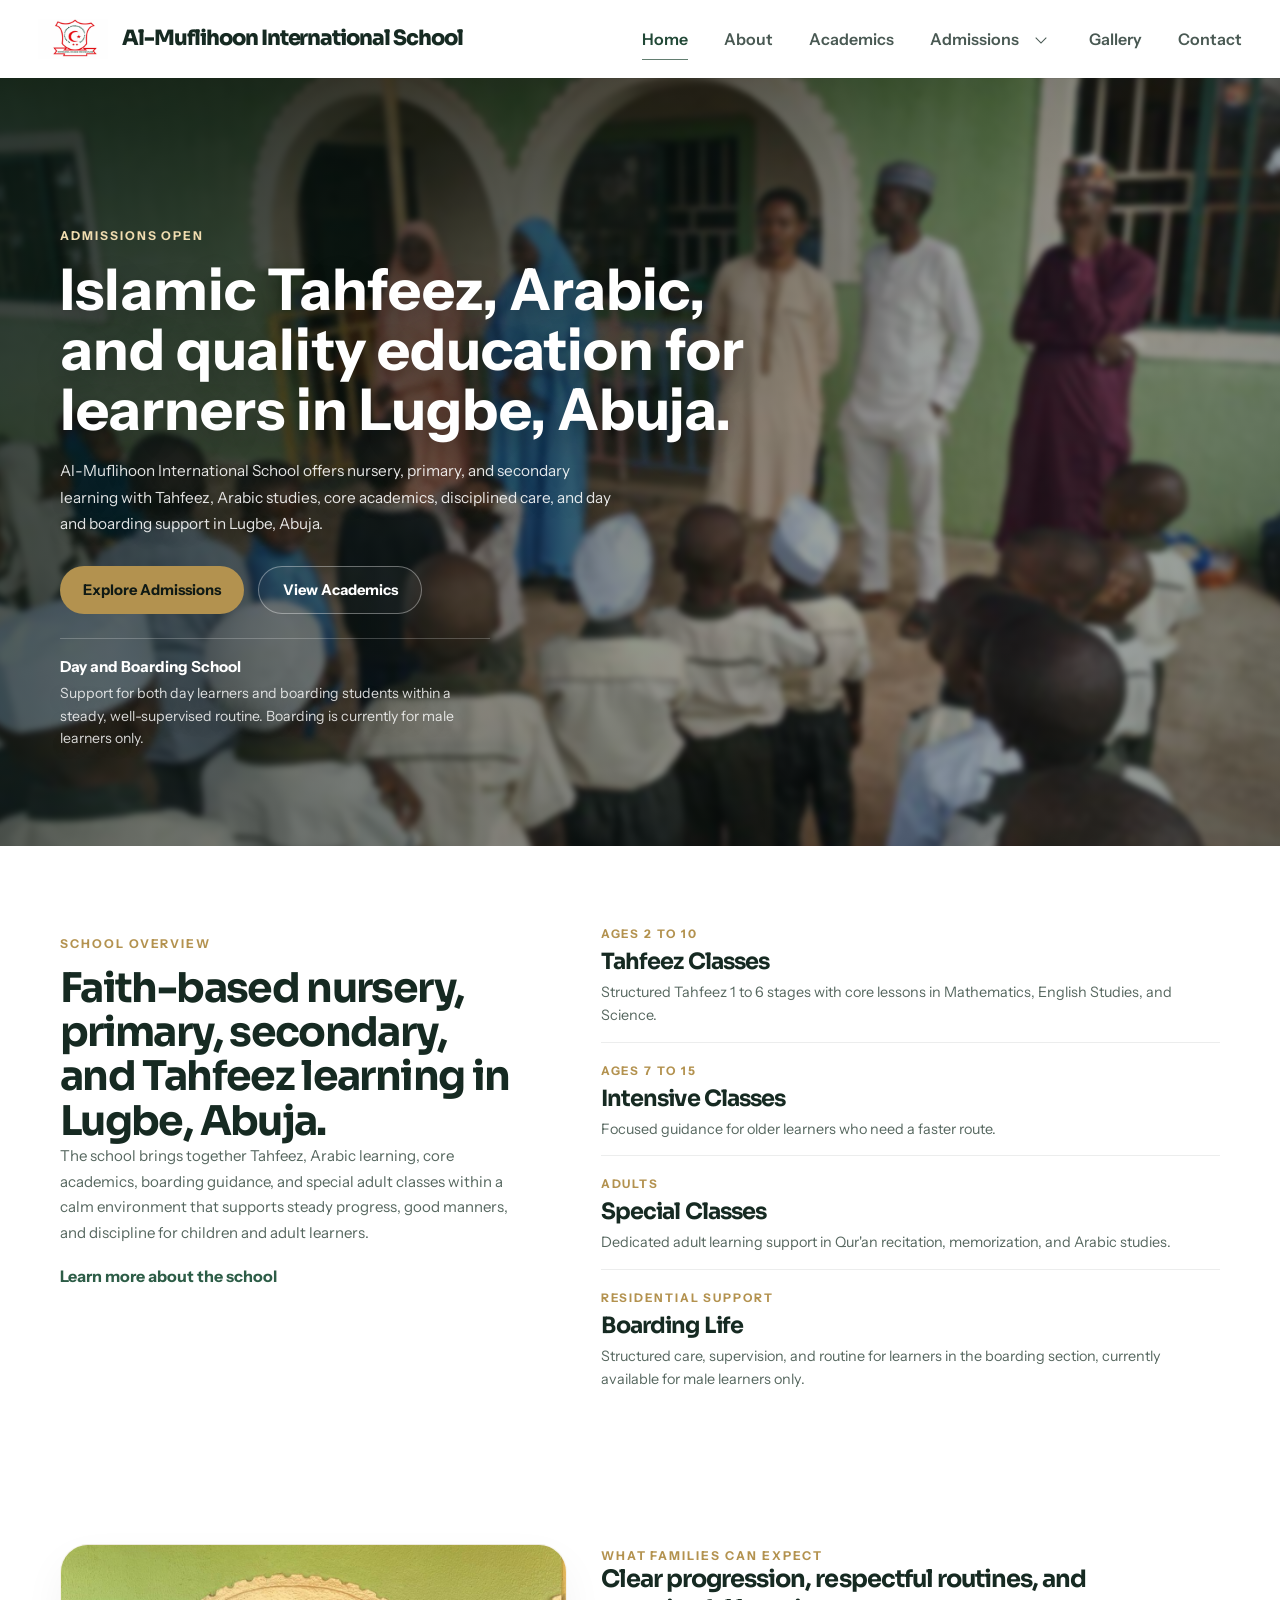
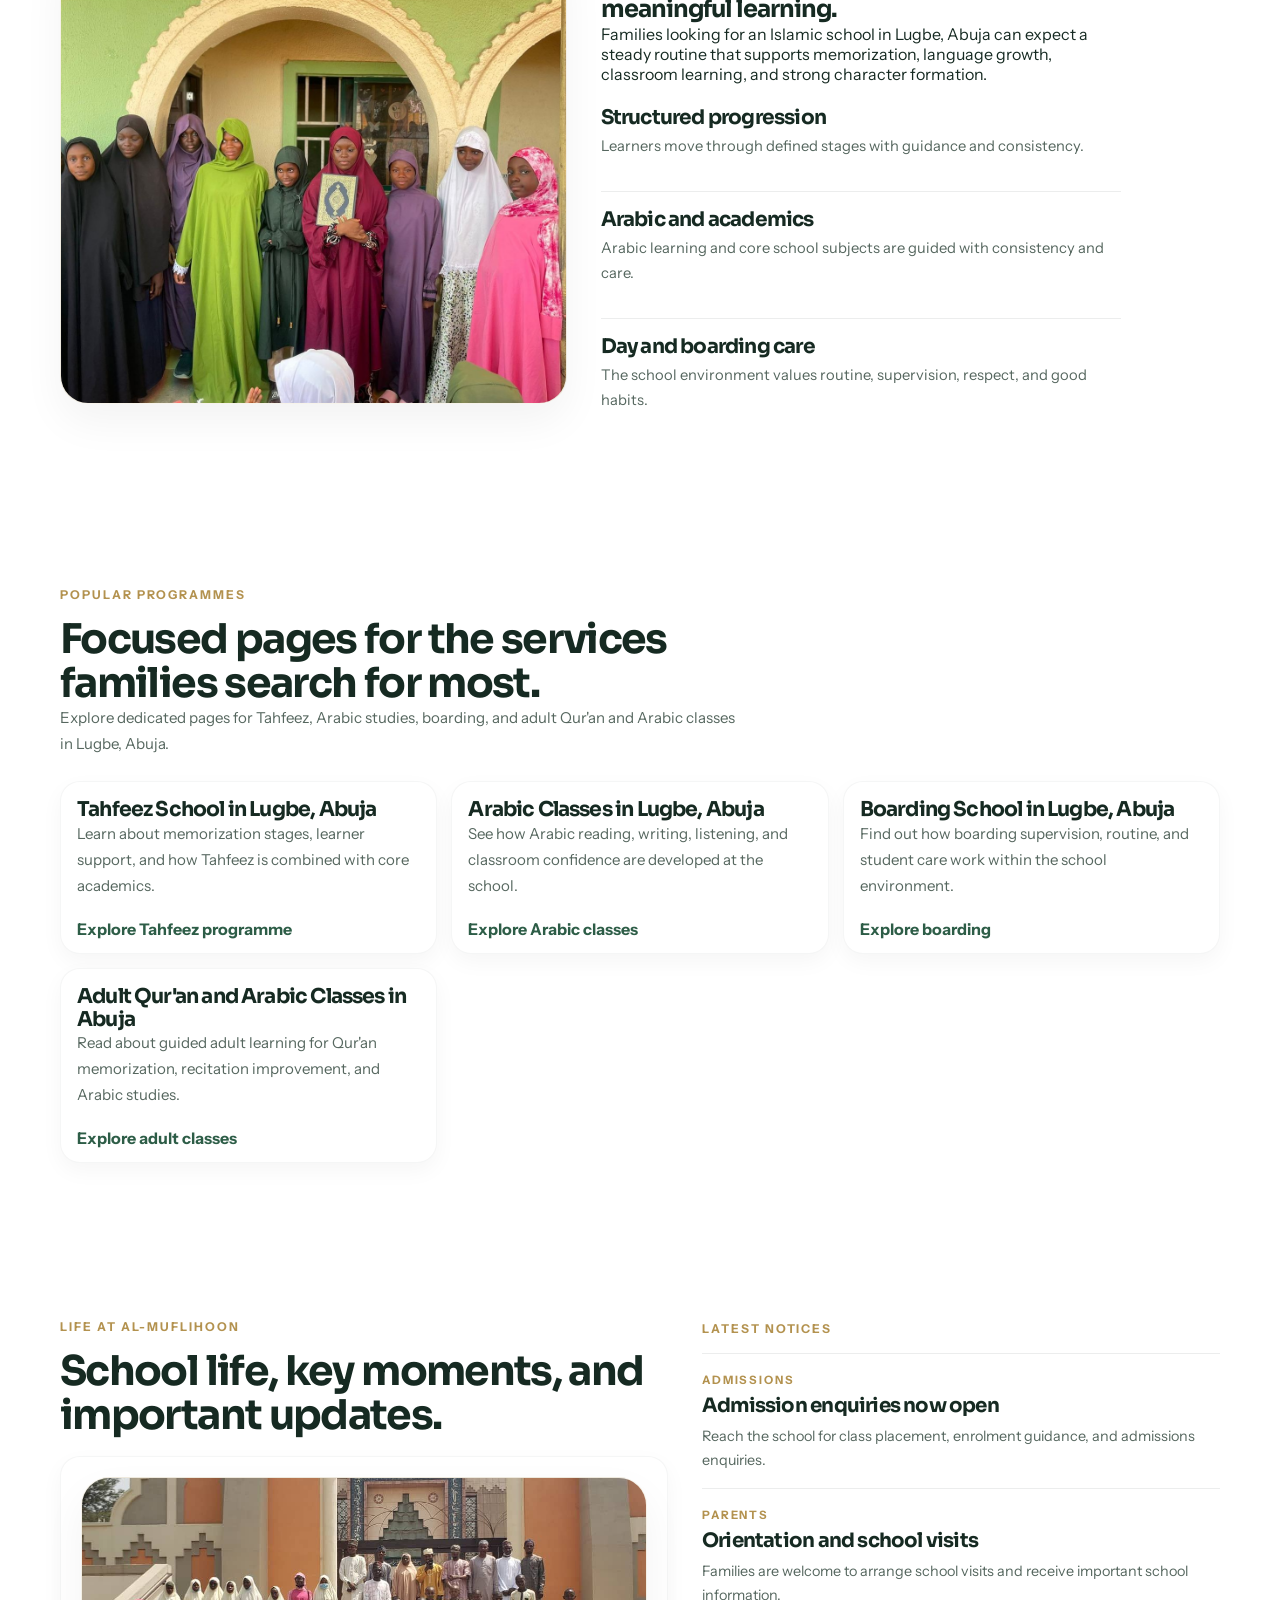
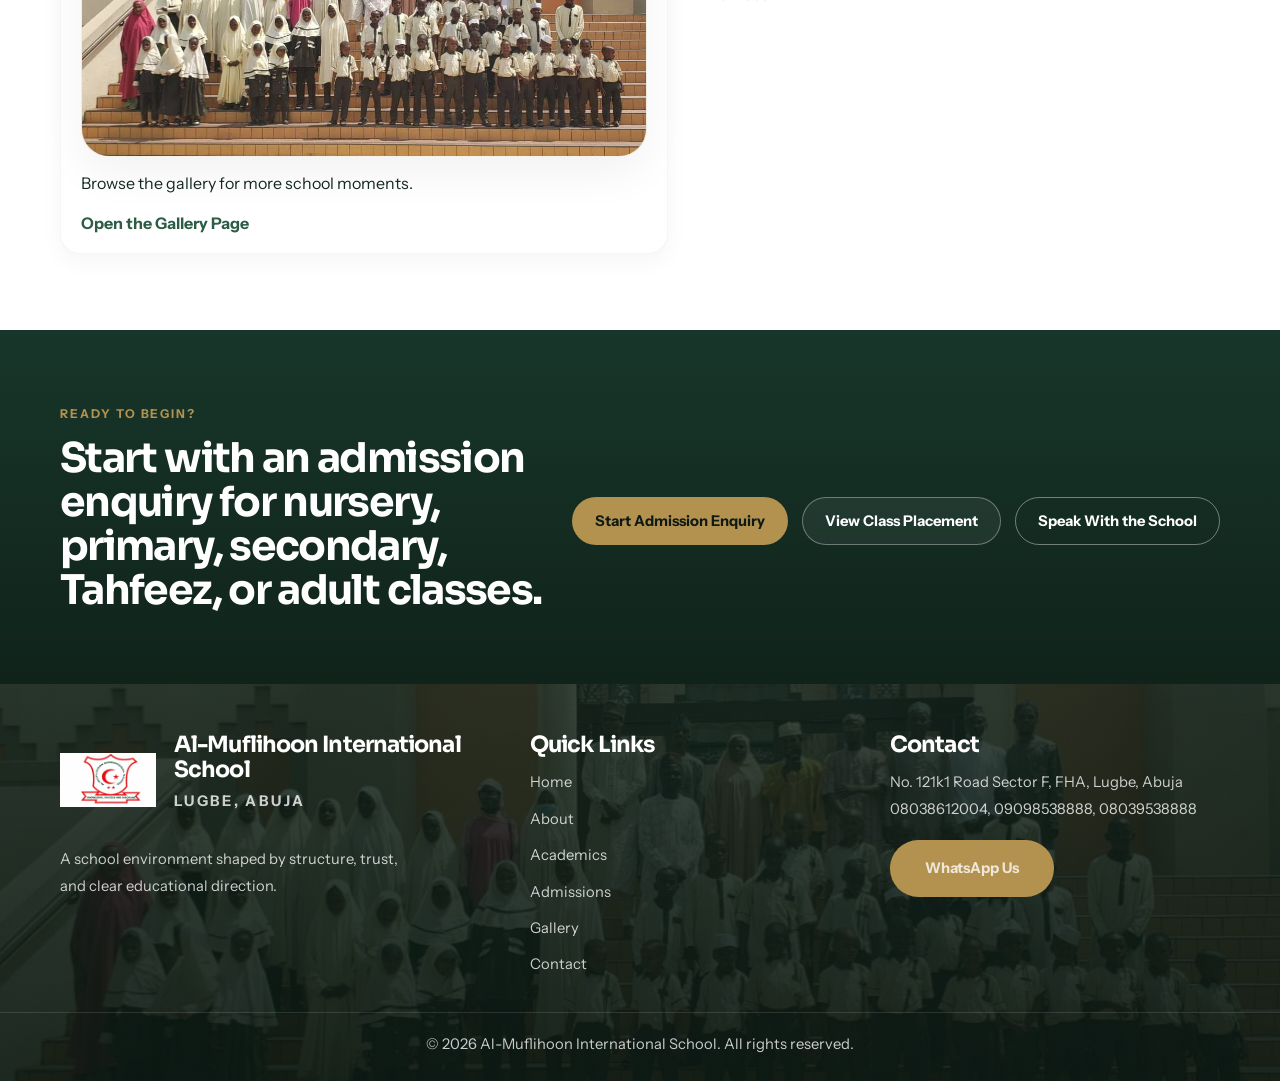
<file: index.html>
<!DOCTYPE html>
<html lang="en-NG">
<head>
  <meta charset="UTF-8" />
  <meta name="viewport" content="width=device-width, initial-scale=1.0" />
  <title>Al-Muflihoon International School | Tahfeez, Arabic and Boarding School in Lugbe, Abuja</title>
  <meta
    name="description"
    content="Al-Muflihoon International School in Lugbe, Abuja offers nursery, primary, and secondary education with Tahfeez, Arabic learning, boarding support, and adult classes."
  />
  <link rel="canonical" href="https://almuflihoon.com.ng/" />
  <meta name="robots" content="index, follow" />
  <meta name="theme-color" content="#214836" />
  <meta property="og:type" content="website" />
  <meta property="og:locale" content="en_NG" />
  <meta property="og:site_name" content="Al-Muflihoon International School" />
  <meta property="og:url" content="https://almuflihoon.com.ng/" />
  <meta
    property="og:title"
    content="Al-Muflihoon International School | Tahfeez, Arabic and Boarding School in Lugbe, Abuja"
  />
  <meta
    property="og:description"
    content="Explore a calm, faith-based school in Lugbe, Abuja offering Tahfeez, Arabic studies, structured academics, boarding support, and adult classes."
  />
  <meta property="og:image" content="https://almuflihoon.com.ng/img/gallery/home-hero-assembly.jpg" />
  <meta property="og:image:width" content="1040" />
  <meta property="og:image:height" content="780" />
  <meta
    property="og:image:alt"
    content="Students gathered at Al-Muflihoon International School in Lugbe, Abuja"
  />
  <meta name="twitter:card" content="summary_large_image" />
  <meta
    name="twitter:title"
    content="Al-Muflihoon International School | Tahfeez, Arabic and Boarding School in Lugbe, Abuja"
  />
  <meta
    name="twitter:description"
    content="Explore a calm, faith-based school in Lugbe, Abuja offering Tahfeez, Arabic studies, structured academics, boarding support, and adult classes."
  />
  <meta name="twitter:image" content="https://almuflihoon.com.ng/img/gallery/home-hero-assembly.jpg" />
  <meta
    name="twitter:image:alt"
    content="Students gathered at Al-Muflihoon International School in Lugbe, Abuja"
  />
  <link rel="icon" href="/favicon.ico" sizes="any" />
  <link rel="icon" type="image/png" sizes="48x48" href="/favicon-48x48.png" />
  <link rel="icon" type="image/png" sizes="192x192" href="/favicon-192x192.png" />
  <link rel="apple-touch-icon" href="/apple-touch-icon.png" />
  <link rel="preload" as="image" href="img/gallery/home-hero-assembly.jpg" fetchpriority="high" />
  <script type="application/ld+json">
    [
      {
        "@context": "https://schema.org",
        "@type": "WebSite",
        "@id": "https://almuflihoon.com.ng/#website",
        "url": "https://almuflihoon.com.ng/",
        "name": "Al-Muflihoon International School",
        "inLanguage": "en-NG"
      },
      {
        "@context": "https://schema.org",
        "@type": "School",
        "@id": "https://almuflihoon.com.ng/#school",
        "url": "https://almuflihoon.com.ng/",
        "name": "Al-Muflihoon International School",
        "description": "A faith-based school in Lugbe, Abuja offering nursery, primary, and secondary education with Tahfeez, Arabic learning, boarding support, and adult classes.",
        "logo": "https://almuflihoon.com.ng/img/logo-icon.png",
        "image": "https://almuflihoon.com.ng/img/gallery/home-hero-assembly.jpg",
        "telephone": "+2348038612004",
        "email": "almuflihooninterlschool@gmail.com",
        "address": {
          "@type": "PostalAddress",
          "streetAddress": "No. 121k1 Road Sector F, FHA",
          "addressLocality": "Lugbe",
          "addressRegion": "Abuja",
          "addressCountry": "NG"
        },
        "hasMap": "https://www.google.com/maps/search/?api=1&query=No.%20121k1%20Road%20Sector%20F%2C%20FHA%2C%20Lugbe%2C%20Abuja",
        "contactPoint": [
          {
            "@type": "ContactPoint",
            "contactType": "admissions",
            "telephone": "+2348038612004",
            "areaServed": "NG",
            "availableLanguage": ["en", "ar"]
          },
          {
            "@type": "ContactPoint",
            "contactType": "customer support",
            "telephone": "+2349098538888",
            "areaServed": "NG",
            "availableLanguage": ["en", "ar"]
          },
          {
            "@type": "ContactPoint",
            "contactType": "customer support",
            "telephone": "+2348039538888",
            "areaServed": "NG",
            "availableLanguage": ["en", "ar"]
          }
        ]
      }
    ]
  </script>
  <link rel="stylesheet" href="style.css" />
  <script src="scripts.js" defer></script>
</head>
<body class="home-page">
  <header class="navbar">
    <div class="nav-container">
      <a href="index.html" class="brand" aria-label="Al-Muflihoon International School home">
        <div class="logo">
          <img src="img/logo-display.webp" alt="Al-Muflihoon International School Logo" width="420" height="236" decoding="async">
        </div>
        <div class="brand-text">
          <span class="site-title">Al-Muflihoon International School</span>
          <span class="brand-subtitle">Lugbe, Abuja</span>
        </div>
      </a>

      <nav class="nav-links" id="navLinks">
        <a href="index.html" class="active">Home</a>
        <a href="about.html">About</a>
        <a href="academics.html">Academics</a>
        <div class="nav-item nav-item-dropdown">
          <div class="nav-parent-row">
            <a href="admissions.html" class="nav-parent-link">Admissions</a>
            <button class="nav-parent-toggle" type="button" aria-label="Toggle admissions links" aria-expanded="false">
              <span class="nav-caret" aria-hidden="true"></span>
            </button>
          </div>
          <div class="nav-dropdown">
            <a href="admissions.html">Admissions Overview</a>
            <a href="admissions.html#placement">Class Placement</a>
            <a href="admissions.html#requirements">Requirements</a>
            <a href="admissions.html#enquiry">Enquiry Form</a>
            <a href="admissions.html#faq">FAQ</a>
          </div>
        </div>
        <a href="gallery.html">Gallery</a>
        <a href="contact.html">Contact</a>
      </nav>

      <button class="hamburger" id="hamburger" aria-label="Toggle navigation" aria-expanded="false">
        <span></span>
        <span></span>
        <span></span>
      </button>
    </div>
  </header>

  <main>
    <section class="site-hero home-hero">
      <div class="page-shell hero-layout">
        <div class="hero-copy">
          <span class="eyebrow">Admissions Open</span>
          <h1>Islamic Tahfeez, Arabic, and quality education for learners in Lugbe, Abuja.</h1>
          <p>
            Al-Muflihoon International School offers nursery, primary, and
            secondary learning with Tahfeez, Arabic studies, core academics,
            disciplined care, and day and boarding support in Lugbe, Abuja.
          </p>

          <div class="hero-actions">
            <a href="admissions.html" class="btn btn-solid">Explore Admissions</a>
            <a href="academics.html" class="btn btn-outline-green">View Academics</a>
          </div>
          <div class="hero-note">
            <strong>Day and Boarding School</strong>
            <p>Support for both day learners and boarding students within a steady, well-supervised routine. Boarding is currently for male learners only.</p>
          </div>
        </div>
      </div>
    </section>

    <section class="section-block home-overview-block">
      <div class="page-shell home-overview-grid">
        <div class="section-copy home-intro-copy">
          <span class="eyebrow">School Overview</span>
          <h2>Faith-based nursery, primary, secondary, and Tahfeez learning in Lugbe, Abuja.</h2>
          <p>
            The school brings together Tahfeez, Arabic learning, core academics,
            boarding guidance, and special adult classes within a calm
            environment that supports steady progress, good manners, and
            discipline for children and adult learners.
          </p>
          <a href="about.html" class="text-link">Learn more about the school</a>
        </div>

        <div class="program-rail">
          <article class="program-rail-item">
            <small>Ages 2 to 10</small>
            <h3>Tahfeez Classes</h3>
            <p>Structured Tahfeez 1 to 6 stages with core lessons in Mathematics, English Studies, and Science.</p>
          </article>
          <article class="program-rail-item">
            <small>Ages 7 to 15</small>
            <h3>Intensive Classes</h3>
            <p>Focused guidance for older learners who need a faster route.</p>
          </article>
          <article class="program-rail-item">
            <small>Adults</small>
            <h3>Special Classes</h3>
            <p>Dedicated adult learning support in Qur'an recitation, memorization, and Arabic studies.</p>
          </article>
          <article class="program-rail-item">
            <small>Residential Support</small>
            <h3>Boarding Life</h3>
            <p>Structured care, supervision, and routine for learners in the boarding section, currently available for male learners only.</p>
          </article>
        </div>
      </div>
    </section>

    <section class="section-block section-soft home-approach-block">
      <div class="page-shell editorial-split">
        <div class="media-frame editorial-frame">
          <img
            src="img/gallery/home-learning-identity.jpg"
            alt="Young learners in white attire during an Islamic learning activity"
            loading="lazy"
          />
        </div>

        <div class="approach-copy">
          <span class="eyebrow">What Families Can Expect</span>
          <h2>Clear progression, respectful routines, and meaningful learning.</h2>
          <p>
            Families looking for an Islamic school in Lugbe, Abuja can expect a
            steady routine that supports memorization, language growth,
            classroom learning, and strong character formation.
          </p>
          <div class="expectation-list">
            <article class="expectation-item">
              <h3>Structured progression</h3>
              <p>Learners move through defined stages with guidance and consistency.</p>
            </article>
            <article class="expectation-item">
              <h3>Arabic and academics</h3>
              <p>Arabic learning and core school subjects are guided with consistency and care.</p>
            </article>
            <article class="expectation-item">
              <h3>Day and boarding care</h3>
              <p>The school environment values routine, supervision, respect, and good habits.</p>
            </article>
          </div>
        </div>
      </div>
    </section>

    <section class="section-block">
      <div class="page-shell">
        <div class="section-head section-head-left">
          <span class="eyebrow">Popular Programmes</span>
          <h2>Focused pages for the services families search for most.</h2>
          <p>
            Explore dedicated pages for Tahfeez, Arabic studies, boarding, and
            adult Qur'an and Arabic classes in Lugbe, Abuja.
          </p>
        </div>

        <div class="support-grid">
          <article class="simple-block">
            <h3>Tahfeez School in Lugbe, Abuja</h3>
            <p>Learn about memorization stages, learner support, and how Tahfeez is combined with core academics.</p>
            <a href="tahfeez-school-lugbe-abuja.html" class="text-link">Explore Tahfeez programme</a>
          </article>
          <article class="simple-block">
            <h3>Arabic Classes in Lugbe, Abuja</h3>
            <p>See how Arabic reading, writing, listening, and classroom confidence are developed at the school.</p>
            <a href="arabic-classes-lugbe-abuja.html" class="text-link">Explore Arabic classes</a>
          </article>
          <article class="simple-block">
            <h3>Boarding School in Lugbe, Abuja</h3>
            <p>Find out how boarding supervision, routine, and student care work within the school environment.</p>
            <a href="boarding-school-lugbe-abuja.html" class="text-link">Explore boarding</a>
          </article>
          <article class="simple-block">
            <h3>Adult Qur'an and Arabic Classes in Abuja</h3>
            <p>Read about guided adult learning for Qur'an memorization, recitation improvement, and Arabic studies.</p>
            <a href="adult-quran-arabic-classes-abuja.html" class="text-link">Explore adult classes</a>
          </article>
        </div>
      </div>
    </section>

    <section class="section-block home-showcase-block">
      <div class="page-shell home-showcase-grid">
        <div>
          <div class="section-head section-head-left home-showcase-head">
            <span class="eyebrow">Life at Al-Muflihoon</span>
            <h2>School life, key moments, and important updates.</h2>
          </div>

          <div class="gallery-panel home-gallery-panel">
            <div class="media-frame home-gallery-feature">
              <img
                src="img/gallery/home-school-community.jpg"
                alt="A large group of pupils and staff during a school community outing"
                loading="lazy"
              />
            </div>
            <p>Browse the gallery for more school moments.</p>
            <a href="gallery.html" class="text-link">Open the Gallery Page</a>
          </div>
        </div>

        <aside class="updates-rail">
          <span class="eyebrow">Latest Notices</span>
          <article class="update-line">
            <small>Admissions</small>
            <h3>Admission enquiries now open</h3>
            <p>Reach the school for class placement, enrolment guidance, and admissions enquiries.</p>
          </article>
          <article class="update-line">
            <small>Parents</small>
            <h3>Orientation and school visits</h3>
            <p>Families are welcome to arrange school visits and receive important school information.</p>
          </article>
        </aside>
      </div>
    </section>

    <section class="cta-band">
      <div class="page-shell cta-layout">
        <div>
          <span class="eyebrow">Ready to Begin?</span>
          <h2>Start with an admission enquiry for nursery, primary, secondary, Tahfeez, or adult classes.</h2>
        </div>
        <div class="cta-actions">
          <a href="admissions.html#enquiry" class="btn btn-solid">Start Admission Enquiry</a>
          <a href="admissions.html#placement" class="btn btn-outline-green">View Class Placement</a>
          <a href="contact.html" class="btn btn-ghost">Speak With the School</a>
        </div>
      </div>
    </section>
  </main>

  <footer class="footer">
    <div class="page-shell footer-layout">
      <div>
        <div class="footer-brand">
          <div class="footer-logo"><img src="img/logo-display.webp" alt="Al-Muflihoon International School Logo" width="420" height="236" loading="lazy" decoding="async"></div>
          <div>
            <h3>Al-Muflihoon International School</h3>
            <p class="footer-tagline">Lugbe, Abuja</p>
          </div>
        </div>
        <p class="footer-note">
          A school environment shaped by structure, trust, and clear educational direction.
        </p>
      </div>

      <div>
        <h4>Quick Links</h4>
        <ul class="footer-links">
          <li><a href="index.html">Home</a></li>
          <li><a href="about.html">About</a></li>
          <li><a href="academics.html">Academics</a></li>
          <li><a href="admissions.html">Admissions</a></li>
          <li><a href="gallery.html">Gallery</a></li>
          <li><a href="contact.html">Contact</a></li>
        </ul>
      </div>

      <div>
        <h4>Contact</h4>
        <p>No. 121k1 Road Sector F, FHA, Lugbe, Abuja</p>
        <p>08038612004, 09098538888, 08039538888</p>
        <a href="https://wa.me/2348038612004" class="btn footer-btn" target="_blank" rel="noopener noreferrer">
          WhatsApp Us
        </a>
      </div>
    </div>

    <div class="footer-bottom">
      &copy; 2026 Al-Muflihoon International School. All rights reserved.
    </div>
  </footer>
</body>
</html>
</file>
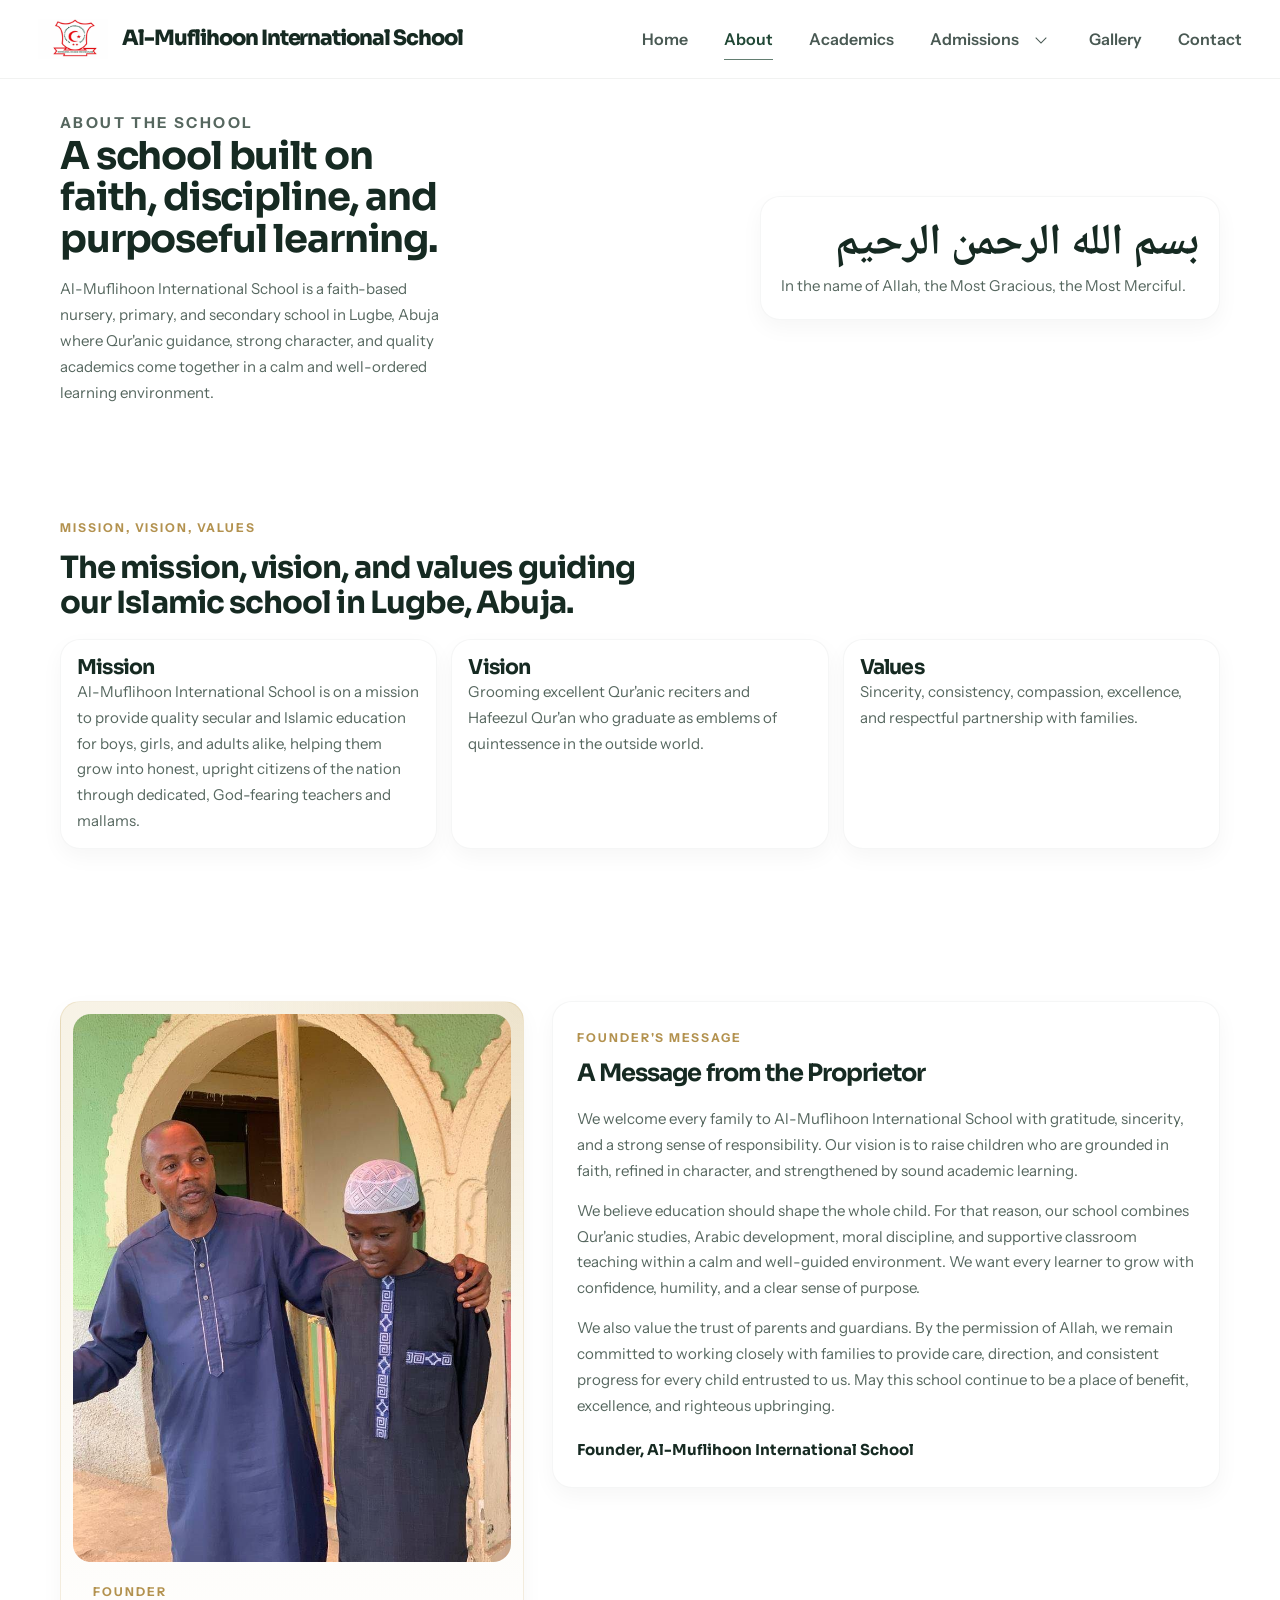
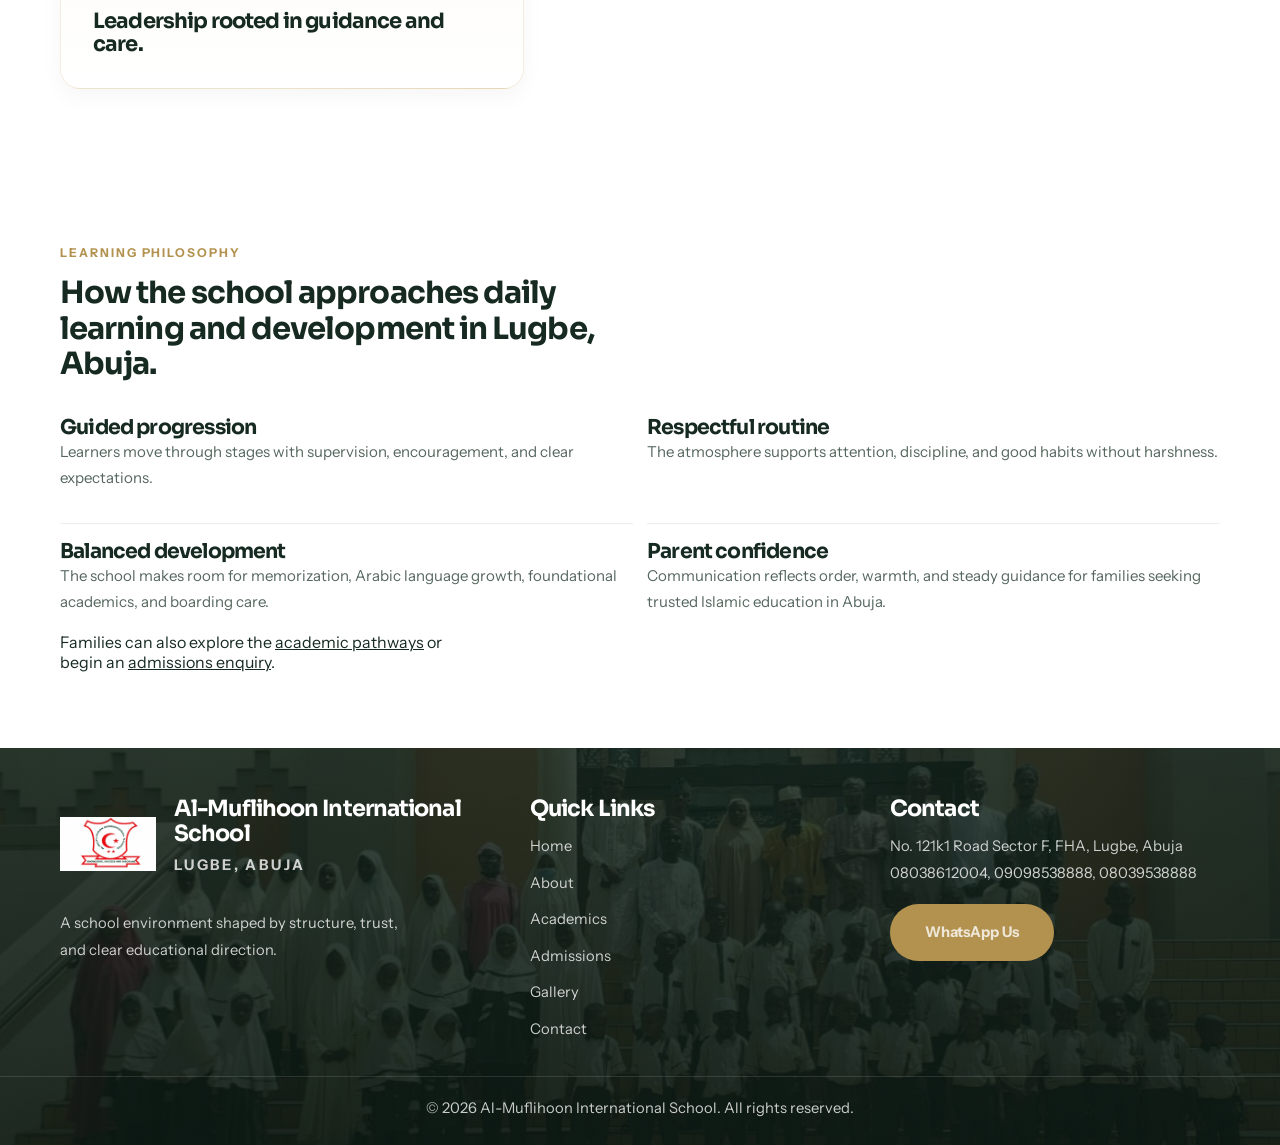
<file: about.html>
<!DOCTYPE html>
<html lang="en-NG">

<head>
  <meta charset="UTF-8" />
  <meta name="viewport" content="width=device-width, initial-scale=1.0" />
  <title>About Al-Muflihoon International School | Faith-Based Learning in Lugbe, Abuja</title>
  <meta name="description"
    content="Learn about Al-Muflihoon International School in Lugbe, Abuja, including its mission, values, founder's message, and approach to faith-based learning." />
  <link rel="canonical" href="https://almuflihoon.com.ng/about.html" />
  <meta name="robots" content="index, follow" />
  <meta name="theme-color" content="#214836" />
  <meta property="og:type" content="website" />
  <meta property="og:locale" content="en_NG" />
  <meta property="og:site_name" content="Al-Muflihoon International School" />
  <meta property="og:url" content="https://almuflihoon.com.ng/about.html" />
  <meta property="og:title" content="About Al-Muflihoon
   International School | Faith-Based Learning in Lugbe, Abuja" />
  <meta property="og:description"
    content="Read about the school's vision, values, and leadership approach to disciplined, faith-based education in Lugbe, Abuja." />
  <meta property="og:image" content="https://almuflihoon.com.ng/img/gallery/home-hero-assembly.jpg" />
  <meta property="og:image:width" content="1040" />
  <meta property="og:image:height" content="780" />
  <meta property="og:image:alt" content="Students gathered at Al-Muflihoon International School in Lugbe, Abuja" />
  <meta name="twitter:card" content="summary_large_image" />
  <meta name="twitter:title" content="About Al-Muflihoon International School | Faith-Based Learning in Lugbe, Abuja" />
  <meta name="twitter:description"
    content="Read about the school's vision, values, and leadership approach to disciplined, faith-based education in Lugbe, Abuja." />
  <meta name="twitter:image" content="https://almuflihoon.com.ng/img/gallery/home-hero-assembly.jpg" />
  <meta name="twitter:image:alt" content="Students gathered at Al-Muflihoon International School in Lugbe, Abuja" />
  <link rel="icon" href="/favicon.ico" sizes="any" />
  <link rel="icon" type="image/png" sizes="48x48" href="/favicon-48x48.png" />
  <link rel="icon" type="image/png" sizes="192x192" href="/favicon-192x192.png" />
  <link rel="apple-touch-icon" href="/apple-touch-icon.png" />
  <script type="application/ld+json">
    {
      "@context": "https://schema.org",
      "@type": "AboutPage",
      "name": "About Al-Muflihoon International School",
      "url": "https://almuflihoon.com.ng/about.html",
      "description": "Information about Al-Muflihoon International School, its mission, founder's message, and values.",
      "inLanguage": "en-NG",
      "isPartOf": {
        "@id": "https://almuflihoon.com.ng/#website"
      },
      "about": {
        "@id": "https://almuflihoon.com.ng/#school"
      }
    }
  </script>
  <link rel="stylesheet" href="style.css" />
  <script src="scripts.js" defer></script>
</head>

<body class="inner-page">
  <header class="navbar">
    <div class="nav-container">
      <a href="index.html" class="brand" aria-label="Al-Muflihoon International School home">
        <div class="logo"><img src="img/logo-display.webp" alt="Al-Muflihoon International School Logo" width="420"
            height="236" decoding="async"></div>
        <div class="brand-text">
          <span class="site-title">Al-Muflihoon International School</span>
          <span class="brand-subtitle">Lugbe, Abuja</span>
        </div>
      </a>

      <nav class="nav-links" id="navLinks">
        <a href="index.html">Home</a>
        <a href="about.html" class="active">About</a>
        <a href="academics.html">Academics</a>
        <div class="nav-item nav-item-dropdown">
          <div class="nav-parent-row">
            <a href="admissions.html" class="nav-parent-link">Admissions</a>
            <button class="nav-parent-toggle" type="button" aria-label="Toggle admissions links" aria-expanded="false">
              <span class="nav-caret" aria-hidden="true"></span>
            </button>
          </div>
          <div class="nav-dropdown">
            <a href="admissions.html">Admissions Overview</a>
            <a href="admissions.html#placement">Class Placement</a>
            <a href="admissions.html#requirements">Requirements</a>
            <a href="admissions.html#enquiry">Enquiry Form</a>
            <a href="admissions.html#faq">FAQ</a>
          </div>
        </div>
        <a href="gallery.html">Gallery</a>
        <a href="contact.html">Contact</a>
      </nav>

      <button class="hamburger" id="hamburger" aria-label="Toggle navigation" aria-expanded="false">
        <span></span>
        <span></span>
        <span></span>
      </button>
    </div>
  </header>

  <main>
    <section class="section-block first-block about-first-block">
      <div class="page-shell intro-split about-intro-split">
        <div class="section-copy section-intro">
          <p class="eyebrow">About the School</p>
          <h1>A school built on faith, discipline, and purposeful learning.</h1>
          <p>
            Al-Muflihoon International School is a faith-based nursery,
            primary, and secondary school in Lugbe, Abuja where Qur'anic
            guidance, strong character, and quality academics come together in
            a calm and well-ordered learning environment.
          </p>
        </div>

        <div class="quote-panel">
          <p class="quote-arabic" lang="ar" dir="rtl">&#1576;&#1587;&#1605; &#1575;&#1604;&#1604;&#1607;
            &#1575;&#1604;&#1585;&#1581;&#1605;&#1606; &#1575;&#1604;&#1585;&#1581;&#1610;&#1605;</p>
          <p>In the name of Allah, the Most Gracious, the Most Merciful.</p>
        </div>
      </div>
    </section>

    <section class="section-block section-soft">
      <div class="page-shell">
        <div class="section-head section-head-left">
          <span class="eyebrow">Mission, Vision, Values</span>
          <h2>The mission, vision, and values guiding our Islamic school in Lugbe, Abuja.</h2>
        </div>

        <div class="value-triad">
          <article class="simple-block">
            <h3>Mission</h3>
            <p>Al-Muflihoon International School is on a mission to provide quality secular and Islamic education for
              boys, girls, and adults alike, helping them grow into honest, upright citizens of the nation through
              dedicated, God-fearing teachers and mallams.</p>
          </article>
          <article class="simple-block">
            <h3>Vision</h3>
            <p>Grooming excellent Qur'anic reciters and Hafeezul Qur'an who graduate as emblems of quintessence in the
              outside world.</p>
          </article>
          <article class="simple-block">
            <h3>Values</h3>
            <p>Sincerity, consistency, compassion, excellence, and respectful partnership with families.</p>
          </article>
        </div>
      </div>
    </section>

    <section class="section-block">
      <div class="page-shell founder-layout">
        <div class="leader-panel founder-portrait">
          <img src="img/gallery/about-founder-student.jpg"
            alt="Founder of Al-Muflihoon International School speaking with a student" loading="lazy" />
          <div class="founder-meta">
            <span class="eyebrow">Founder</span>
            <h3>Leadership rooted in guidance and care.</h3>
          </div>
        </div>

        <article class="leader-panel founder-message">
          <span class="eyebrow">Founder's Message</span>
          <h2>A Message from the Proprietor</h2>
          <div class="founder-speech">
            <p>
              We welcome every family to Al-Muflihoon International School with
              gratitude, sincerity, and a strong sense of responsibility. Our
              vision is to raise children who are grounded in faith, refined in
              character, and strengthened by sound academic learning.
            </p>
            <p>
              We believe education should shape the whole child. For that reason,
              our school combines Qur'anic studies, Arabic development, moral
              discipline, and supportive classroom teaching within a calm and
              well-guided environment. We want every learner to grow with
              confidence, humility, and a clear sense of purpose.
            </p>
            <p>
              We also value the trust of parents and guardians. By the permission
              of Allah, we remain committed to working closely with families to
              provide care, direction, and consistent progress for every child
              entrusted to us. May this school continue to be a place of benefit,
              excellence, and righteous upbringing.
            </p>
          </div>
          <p class="founder-signoff">Founder, Al-Muflihoon International School</p>
        </article>
      </div>
    </section>

    <section class="section-block section-soft">
      <div class="page-shell">
        <div class="section-head section-head-left">
          <span class="eyebrow">Learning Philosophy</span>
          <h2>How the school approaches daily learning and development in Lugbe, Abuja.</h2>
        </div>

        <div class="philosophy-grid">
          <article class="reason-line">
            <h3>Guided progression</h3>
            <p>Learners move through stages with supervision, encouragement, and clear expectations.</p>
          </article>
          <article class="reason-line">
            <h3>Respectful routine</h3>
            <p>The atmosphere supports attention, discipline, and good habits without harshness.</p>
          </article>
          <article class="reason-line">
            <h3>Balanced development</h3>
            <p>The school makes room for memorization, Arabic language growth, foundational academics, and boarding
              care.</p>
          </article>
          <article class="reason-line">
            <h3>Parent confidence</h3>
            <p>Communication reflects order, warmth, and steady guidance for families seeking trusted Islamic education
              in Abuja.</p>
          </article>
        </div>
        <p class="section-copy">
          Families can also explore the <a href="academics.html">academic pathways</a> or begin an <a
            href="admissions.html">admissions enquiry</a>.
        </p>
      </div>
    </section>
  </main>

  <footer class="footer">
    <div class="page-shell footer-layout">
      <div>
        <div class="footer-brand">
          <div class="footer-logo"><img src="img/logo-display.webp" alt="Al-Muflihoon International School Logo"
              width="420" height="236" loading="lazy" decoding="async"></div>
          <div>
            <h3>Al-Muflihoon International School</h3>
            <p class="footer-tagline">Lugbe, Abuja</p>
          </div>
        </div>
        <p class="footer-note">
          A school environment shaped by structure, trust, and clear educational direction.
        </p>
      </div>

      <div>
        <h4>Quick Links</h4>
        <ul class="footer-links">
          <li><a href="index.html">Home</a></li>
          <li><a href="about.html">About</a></li>
          <li><a href="academics.html">Academics</a></li>
          <li><a href="admissions.html">Admissions</a></li>
          <li><a href="gallery.html">Gallery</a></li>
          <li><a href="contact.html">Contact</a></li>
        </ul>
      </div>

      <div>
        <h4>Contact</h4>
        <p>No. 121k1 Road Sector F, FHA, Lugbe, Abuja</p>
        <p>08038612004, 09098538888, 08039538888</p>
        <a href="https://wa.me/2348038612004" class="btn footer-btn" target="_blank" rel="noopener noreferrer">
          WhatsApp Us
        </a>
      </div>
    </div>

    <div class="footer-bottom">
      &copy; 2026 Al-Muflihoon International School. All rights reserved.
    </div>
  </footer>
</body>

</html>
</file>
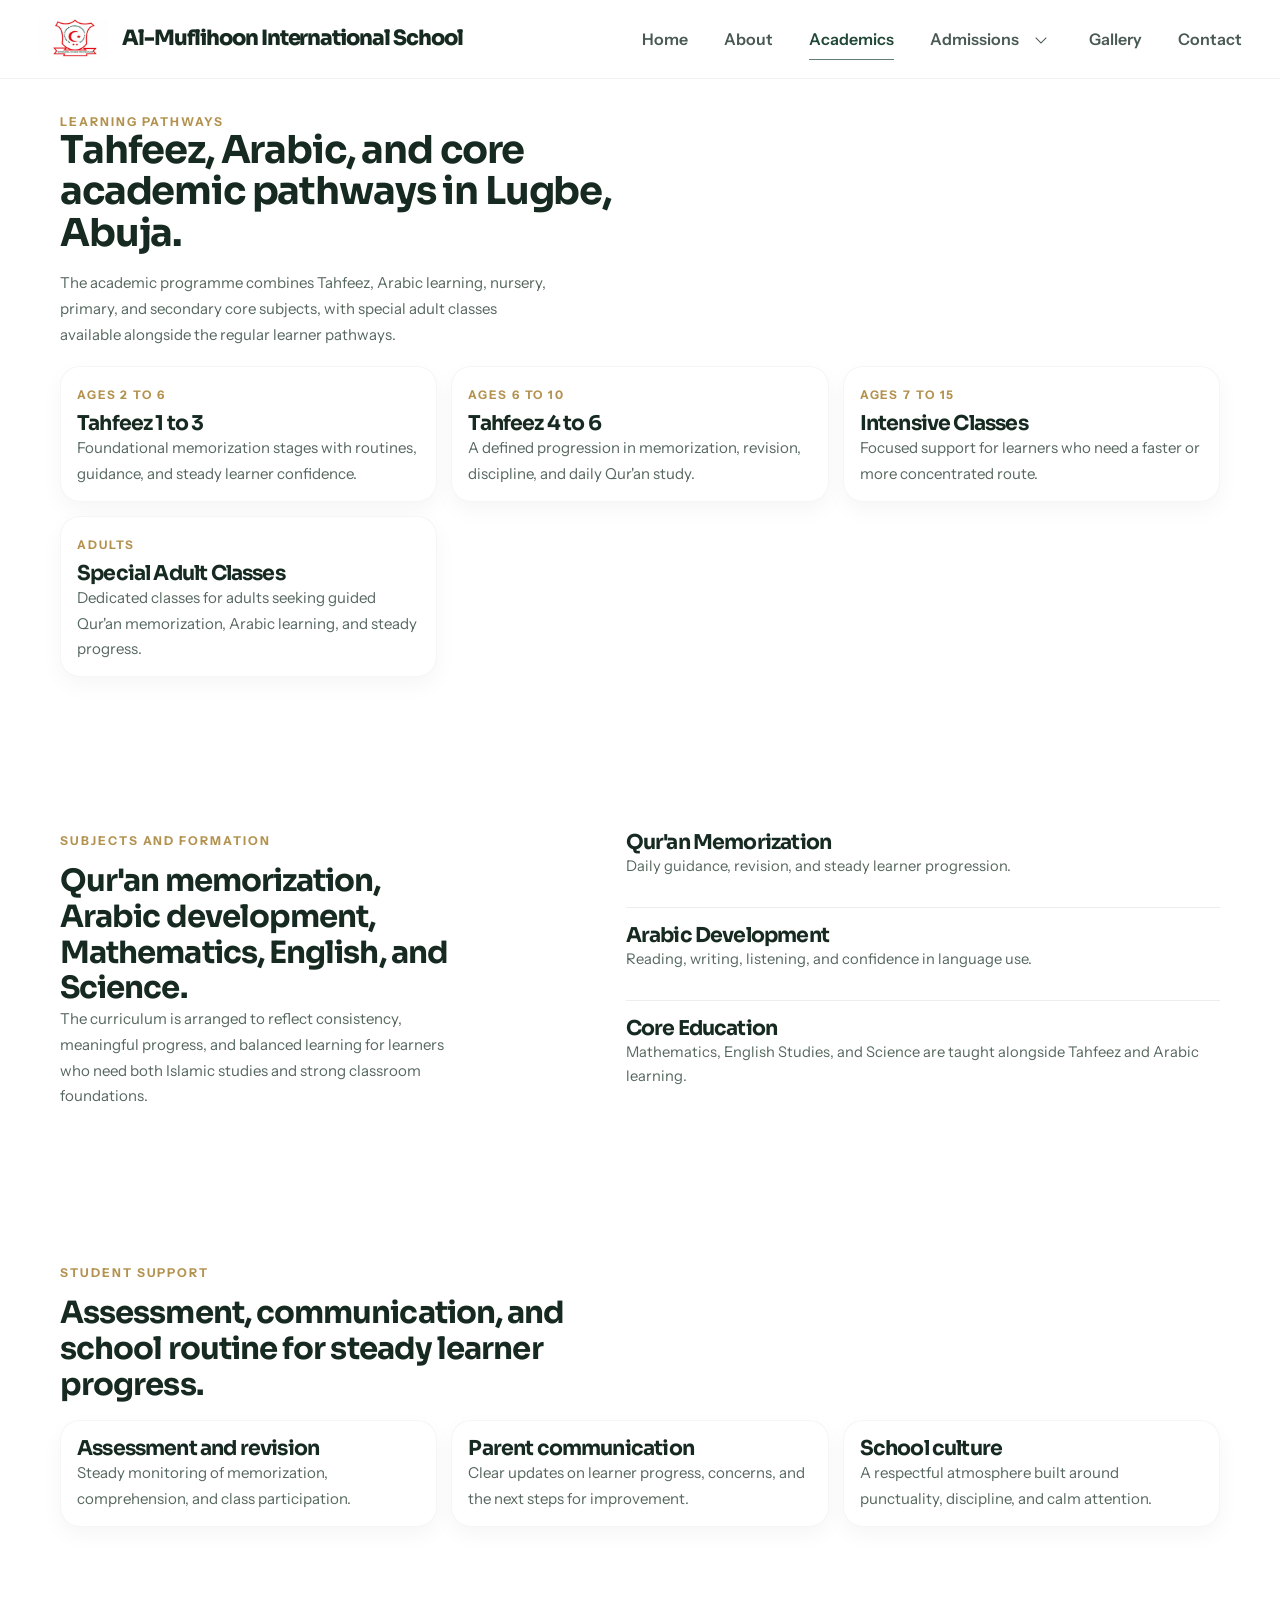
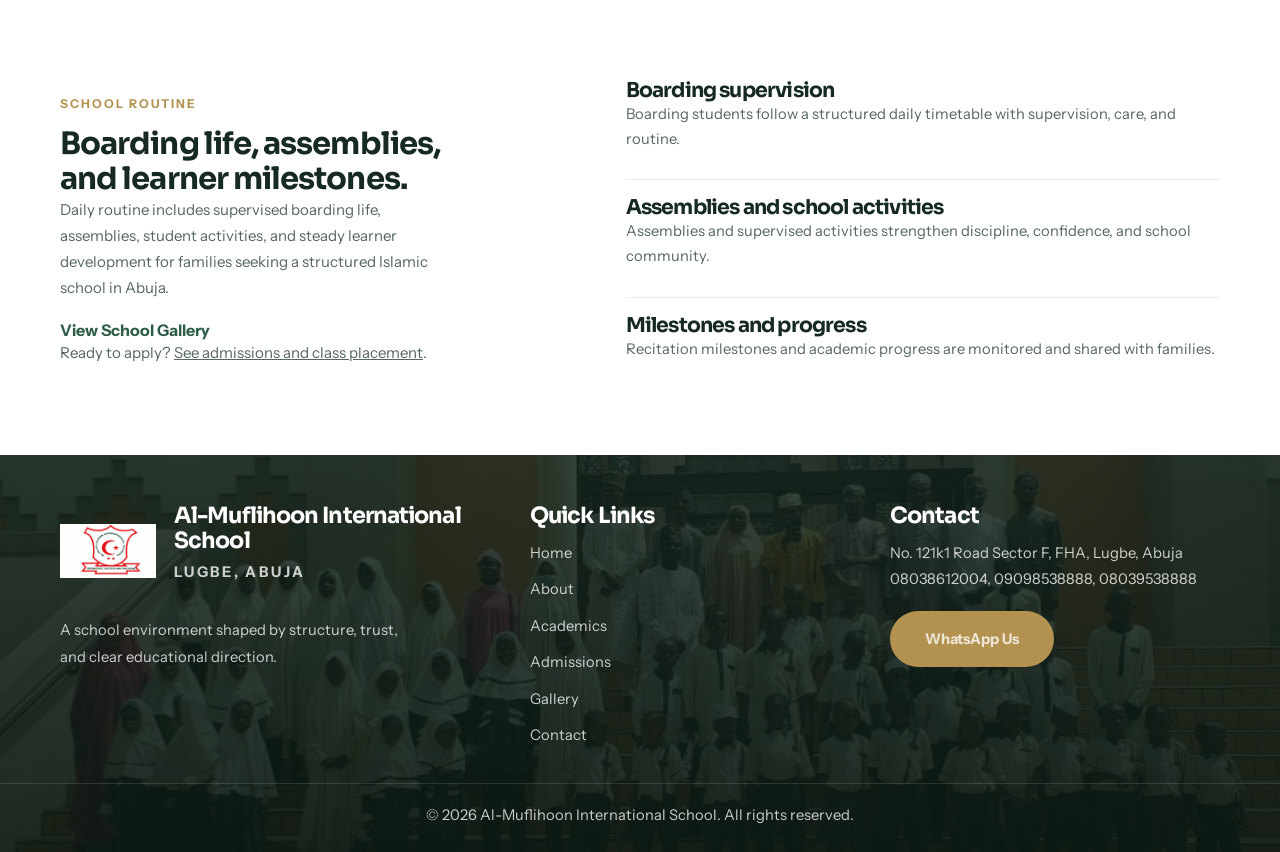
<file: academics.html>
<!DOCTYPE html>
<html lang="en-NG">
<head>
  <meta charset="UTF-8" />
  <meta name="viewport" content="width=device-width, initial-scale=1.0" />
  <title>Academics | Tahfeez, Arabic and Core Subjects in Lugbe, Abuja</title>
  <meta
    name="description"
    content="Explore academics at Al-Muflihoon International School in Lugbe, Abuja, including Tahfeez, Arabic learning, core subjects, boarding support, and adult classes."
  />
  <link rel="canonical" href="https://almuflihoon.com.ng/academics.html" />
  <meta name="robots" content="index, follow" />
  <meta name="theme-color" content="#214836" />
  <meta property="og:type" content="website" />
  <meta property="og:locale" content="en_NG" />
  <meta property="og:site_name" content="Al-Muflihoon International School" />
  <meta property="og:url" content="https://almuflihoon.com.ng/academics.html" />
  <meta
    property="og:title"
    content="Academics | Tahfeez, Arabic and Core Subjects in Lugbe, Abuja"
  />
  <meta
    property="og:description"
    content="See the academic pathways, Qur'an memorization support, Arabic development, routines, and adult learning options at the school."
  />
  <meta property="og:image" content="https://almuflihoon.com.ng/img/gallery/home-hero-assembly.jpg" />
  <meta property="og:image:width" content="1040" />
  <meta property="og:image:height" content="780" />
  <meta
    property="og:image:alt"
    content="Students gathered at Al-Muflihoon International School in Lugbe, Abuja"
  />
  <meta name="twitter:card" content="summary_large_image" />
  <meta
    name="twitter:title"
    content="Academics | Tahfeez, Arabic and Core Subjects in Lugbe, Abuja"
  />
  <meta
    name="twitter:description"
    content="See the academic pathways, Qur'an memorization support, Arabic development, routines, and adult learning options at the school."
  />
  <meta name="twitter:image" content="https://almuflihoon.com.ng/img/gallery/home-hero-assembly.jpg" />
  <meta
    name="twitter:image:alt"
    content="Students gathered at Al-Muflihoon International School in Lugbe, Abuja"
  />
  <link rel="icon" href="/favicon.ico" sizes="any" />
  <link rel="icon" type="image/png" sizes="48x48" href="/favicon-48x48.png" />
  <link rel="icon" type="image/png" sizes="192x192" href="/favicon-192x192.png" />
  <link rel="apple-touch-icon" href="/apple-touch-icon.png" />
  <script type="application/ld+json">
    {
      "@context": "https://schema.org",
      "@type": "WebPage",
      "name": "Academics | Al-Muflihoon International School",
      "url": "https://almuflihoon.com.ng/academics.html",
      "description": "Academic pathways covering Tahfeez, Arabic learning, core subjects, boarding support, and adult classes.",
      "inLanguage": "en-NG",
      "isPartOf": {
        "@id": "https://almuflihoon.com.ng/#website"
      },
      "about": {
        "@id": "https://almuflihoon.com.ng/#school"
      }
    }
  </script>
  <link rel="stylesheet" href="style.css" />
  <script src="scripts.js" defer></script>
</head>
<body class="inner-page">
  <header class="navbar">
    <div class="nav-container">
      <a href="index.html" class="brand" aria-label="Al-Muflihoon International School home">
        <div class="logo"><img src="img/logo-display.webp" alt="Al-Muflihoon International School Logo" width="420" height="236" decoding="async"></div>
        <div class="brand-text">
          <span class="site-title">Al-Muflihoon International School</span>
          <span class="brand-subtitle">Lugbe, Abuja</span>
        </div>
      </a>

      <nav class="nav-links" id="navLinks">
        <a href="index.html">Home</a>
        <a href="about.html">About</a>
        <a href="academics.html" class="active">Academics</a>
        <div class="nav-item nav-item-dropdown">
          <div class="nav-parent-row">
            <a href="admissions.html" class="nav-parent-link">Admissions</a>
            <button class="nav-parent-toggle" type="button" aria-label="Toggle admissions links" aria-expanded="false">
              <span class="nav-caret" aria-hidden="true"></span>
            </button>
          </div>
          <div class="nav-dropdown">
            <a href="admissions.html">Admissions Overview</a>
            <a href="admissions.html#placement">Class Placement</a>
            <a href="admissions.html#requirements">Requirements</a>
            <a href="admissions.html#enquiry">Enquiry Form</a>
            <a href="admissions.html#faq">FAQ</a>
          </div>
        </div>
        <a href="gallery.html">Gallery</a>
        <a href="contact.html">Contact</a>
      </nav>

      <button class="hamburger" id="hamburger" aria-label="Toggle navigation" aria-expanded="false">
        <span></span>
        <span></span>
        <span></span>
      </button>
    </div>
  </header>

  <main>
    <section class="section-block first-block">
      <div class="page-shell">
        <div class="section-head section-head-left section-intro">
          <span class="eyebrow">Learning Pathways</span>
          <h1>Tahfeez, Arabic, and core academic pathways in Lugbe, Abuja.</h1>
          <p>
            The academic programme combines Tahfeez, Arabic learning, nursery,
            primary, and secondary core subjects, with special adult classes
            available alongside the regular learner pathways.
          </p>
        </div>

        <div class="pathway-grid">
          <article class="simple-block">
            <small>Ages 2 to 6</small>
            <h3>Tahfeez 1 to 3</h3>
            <p>Foundational memorization stages with routines, guidance, and steady learner confidence.</p>
          </article>
          <article class="simple-block">
            <small>Ages 6 to 10</small>
            <h3>Tahfeez 4 to 6</h3>
            <p>A defined progression in memorization, revision, discipline, and daily Qur'an study.</p>
          </article>
          <article class="simple-block">
            <small>Ages 7 to 15</small>
            <h3>Intensive Classes</h3>
            <p>Focused support for learners who need a faster or more concentrated route.</p>
          </article>
          <article class="simple-block">
            <small>Adults</small>
            <h3>Special Adult Classes</h3>
            <p>Dedicated classes for adults seeking guided Qur'an memorization, Arabic learning, and steady progress.</p>
          </article>
        </div>
      </div>
    </section>

    <section class="section-block section-soft">
      <div class="page-shell subject-layout">
        <div class="section-copy">
          <span class="eyebrow">Subjects and Formation</span>
          <h2>Qur'an memorization, Arabic development, Mathematics, English, and Science.</h2>
          <p>
            The curriculum is arranged to reflect consistency, meaningful
            progress, and balanced learning for learners who need both Islamic
            studies and strong classroom foundations.
          </p>
        </div>

        <div class="subject-list">
          <article class="plain-row">
            <h3>Qur'an Memorization</h3>
            <p>Daily guidance, revision, and steady learner progression.</p>
          </article>
          <article class="plain-row">
            <h3>Arabic Development</h3>
            <p>Reading, writing, listening, and confidence in language use.</p>
          </article>
          <article class="plain-row">
            <h3>Core Education</h3>
            <p>Mathematics, English Studies, and Science are taught alongside Tahfeez and Arabic learning.</p>
          </article>
        </div>
      </div>
    </section>

    <section class="section-block">
      <div class="page-shell">
        <div class="section-head section-head-left">
          <span class="eyebrow">Student Support</span>
          <h2>Assessment, communication, and school routine for steady learner progress.</h2>
        </div>

        <div class="support-grid">
          <article class="simple-block">
            <h3>Assessment and revision</h3>
            <p>Steady monitoring of memorization, comprehension, and class participation.</p>
          </article>
          <article class="simple-block">
            <h3>Parent communication</h3>
            <p>Clear updates on learner progress, concerns, and the next steps for improvement.</p>
          </article>
          <article class="simple-block">
            <h3>School culture</h3>
            <p>A respectful atmosphere built around punctuality, discipline, and calm attention.</p>
          </article>
        </div>
      </div>
    </section>

    <section class="section-block section-soft">
      <div class="page-shell split-section">
        <div class="section-copy">
          <span class="eyebrow">School Routine</span>
          <h2>Boarding life, assemblies, and learner milestones.</h2>
          <p>
            Daily routine includes supervised boarding life, assemblies, student
            activities, and steady learner development for families seeking a
            structured Islamic school in Abuja.
          </p>
          <a href="gallery.html" class="text-link">View School Gallery</a>
          <p>Ready to apply? <a href="admissions.html">See admissions and class placement</a>.</p>
        </div>

        <div class="subject-list">
          <article class="plain-row">
            <h3>Boarding supervision</h3>
            <p>Boarding students follow a structured daily timetable with supervision, care, and routine.</p>
          </article>
          <article class="plain-row">
            <h3>Assemblies and school activities</h3>
            <p>Assemblies and supervised activities strengthen discipline, confidence, and school community.</p>
          </article>
          <article class="plain-row">
            <h3>Milestones and progress</h3>
            <p>Recitation milestones and academic progress are monitored and shared with families.</p>
          </article>
        </div>
      </div>
    </section>
  </main>

  <footer class="footer">
    <div class="page-shell footer-layout">
      <div>
        <div class="footer-brand">
          <div class="footer-logo"><img src="img/logo-display.webp" alt="Al-Muflihoon International School Logo" width="420" height="236" loading="lazy" decoding="async"></div>
          <div>
            <h3>Al-Muflihoon International School</h3>
            <p class="footer-tagline">Lugbe, Abuja</p>
          </div>
        </div>
        <p class="footer-note">
          A school environment shaped by structure, trust, and clear educational direction.
        </p>
      </div>

      <div>
        <h4>Quick Links</h4>
        <ul class="footer-links">
          <li><a href="index.html">Home</a></li>
          <li><a href="about.html">About</a></li>
          <li><a href="academics.html">Academics</a></li>
          <li><a href="admissions.html">Admissions</a></li>
          <li><a href="gallery.html">Gallery</a></li>
          <li><a href="contact.html">Contact</a></li>
        </ul>
      </div>

      <div>
        <h4>Contact</h4>
        <p>No. 121k1 Road Sector F, FHA, Lugbe, Abuja</p>
        <p>08038612004, 09098538888, 08039538888</p>
        <a href="https://wa.me/2348038612004" class="btn footer-btn" target="_blank" rel="noopener noreferrer">
          WhatsApp Us
        </a>
      </div>
    </div>

    <div class="footer-bottom">
      &copy; 2026 Al-Muflihoon International School. All rights reserved.
    </div>
  </footer>
</body>
</html>
</file>
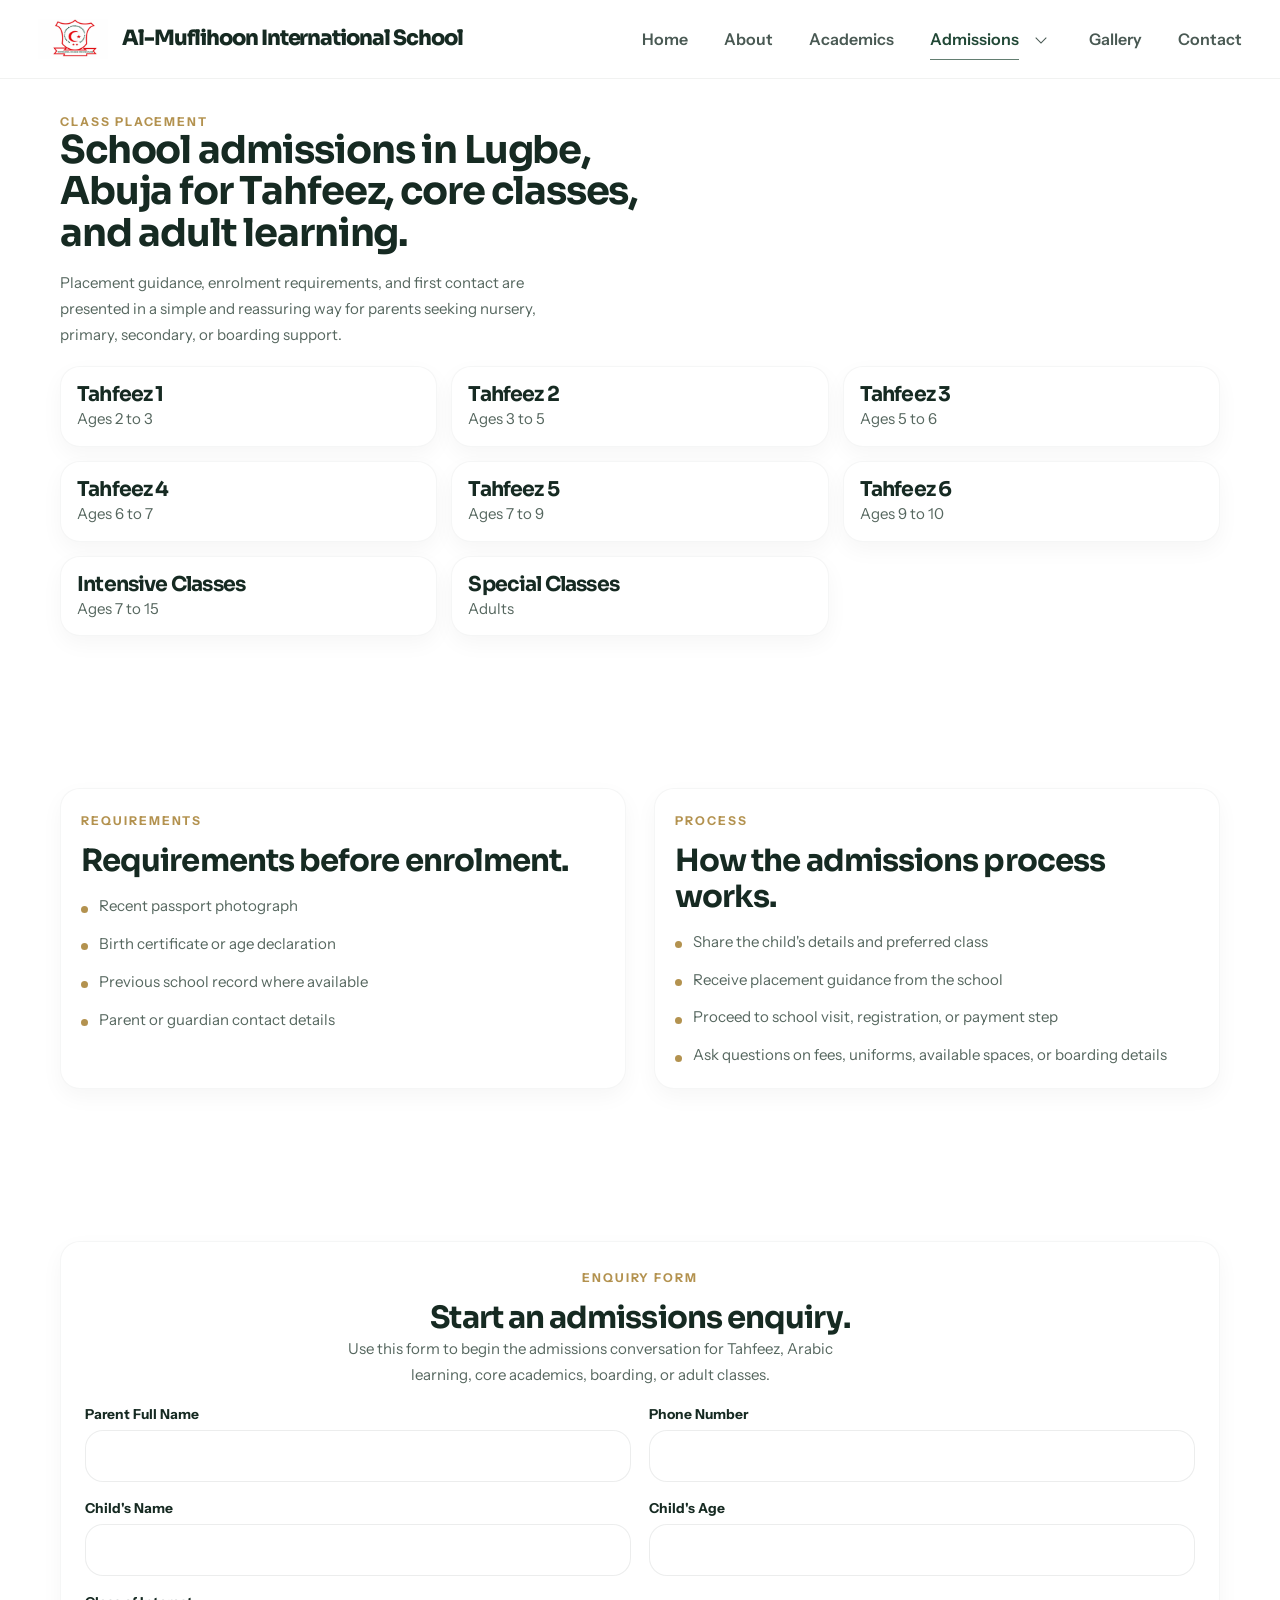
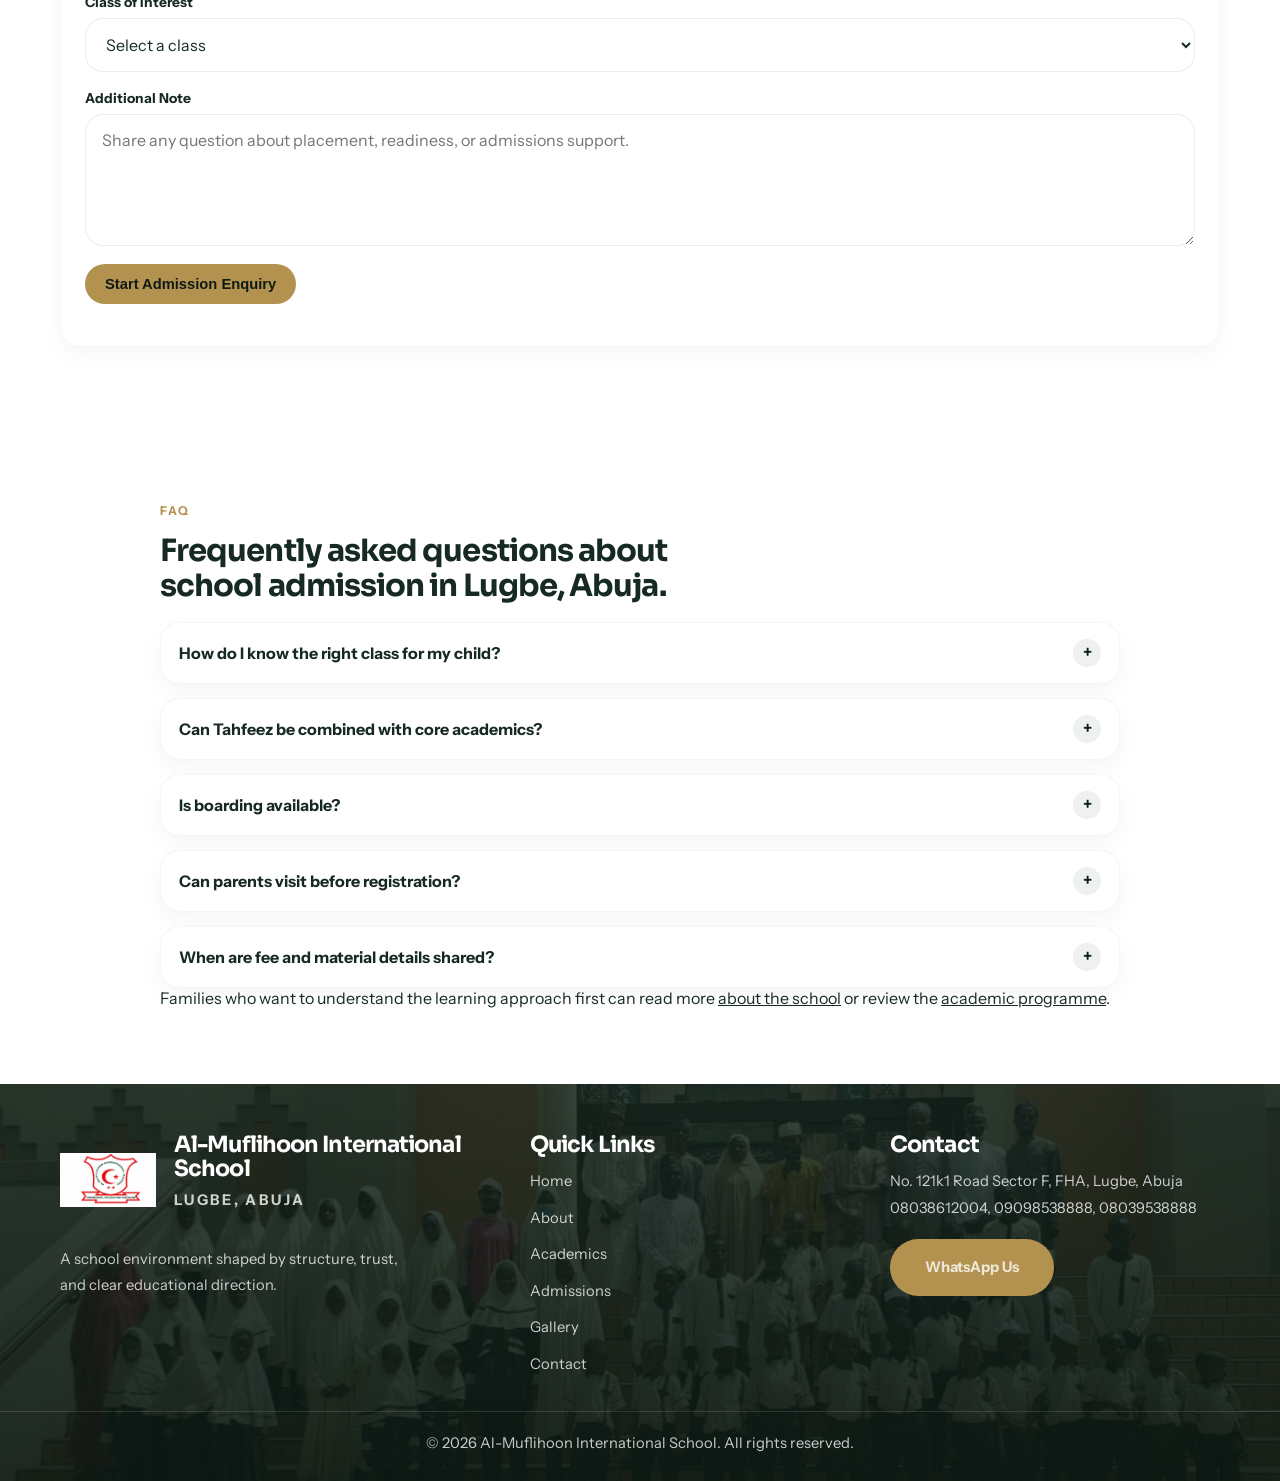
<file: admissions.html>
<!DOCTYPE html>
<html lang="en-NG">
<head>
  <meta charset="UTF-8" />
  <meta name="viewport" content="width=device-width, initial-scale=1.0" />
  <title>Admissions | Enrolment, Placement and Boarding in Lugbe, Abuja</title>
  <meta
    name="description"
    content="Apply to Al-Muflihoon International School in Lugbe, Abuja with guidance on admissions, class placement, enrolment requirements, boarding, and adult classes."
  />
  <link rel="canonical" href="https://almuflihoon.com.ng/admissions.html" />
  <meta name="robots" content="index, follow" />
  <meta name="theme-color" content="#214836" />
  <meta property="og:type" content="website" />
  <meta property="og:locale" content="en_NG" />
  <meta property="og:site_name" content="Al-Muflihoon International School" />
  <meta property="og:url" content="https://almuflihoon.com.ng/admissions.html" />
  <meta
    property="og:title"
    content="Admissions | Enrolment, Placement and Boarding in Lugbe, Abuja"
  />
  <meta
    property="og:description"
    content="Find admissions guidance, requirements, placement details, and parent answers for joining the school in Lugbe, Abuja."
  />
  <meta property="og:image" content="https://almuflihoon.com.ng/img/gallery/home-hero-assembly.jpg" />
  <meta property="og:image:width" content="1040" />
  <meta property="og:image:height" content="780" />
  <meta
    property="og:image:alt"
    content="Students gathered at Al-Muflihoon International School in Lugbe, Abuja"
  />
  <meta name="twitter:card" content="summary_large_image" />
  <meta
    name="twitter:title"
    content="Admissions | Enrolment, Placement and Boarding in Lugbe, Abuja"
  />
  <meta
    name="twitter:description"
    content="Find admissions guidance, requirements, placement details, and parent answers for joining the school in Lugbe, Abuja."
  />
  <meta name="twitter:image" content="https://almuflihoon.com.ng/img/gallery/home-hero-assembly.jpg" />
  <meta
    name="twitter:image:alt"
    content="Students gathered at Al-Muflihoon International School in Lugbe, Abuja"
  />
  <link rel="icon" href="/favicon.ico" sizes="any" />
  <link rel="icon" type="image/png" sizes="48x48" href="/favicon-48x48.png" />
  <link rel="icon" type="image/png" sizes="192x192" href="/favicon-192x192.png" />
  <link rel="apple-touch-icon" href="/apple-touch-icon.png" />
  <script type="application/ld+json">
    {
      "@context": "https://schema.org",
      "@type": "WebPage",
      "name": "Admissions | Al-Muflihoon International School",
      "url": "https://almuflihoon.com.ng/admissions.html",
      "description": "Admissions guidance covering class placement, enrolment requirements, boarding, and adult classes.",
      "inLanguage": "en-NG",
      "isPartOf": {
        "@id": "https://almuflihoon.com.ng/#website"
      },
      "about": {
        "@id": "https://almuflihoon.com.ng/#school"
      }
    }
  </script>
  <link rel="stylesheet" href="style.css" />
  <script src="scripts.js" defer></script>
</head>
<body class="inner-page">
  <header class="navbar">
    <div class="nav-container">
      <a href="index.html" class="brand" aria-label="Al-Muflihoon International School home">
        <div class="logo"><img src="img/logo-display.webp" alt="Al-Muflihoon International School Logo" width="420" height="236" decoding="async"></div>
        <div class="brand-text">
          <span class="site-title">Al-Muflihoon International School</span>
          <span class="brand-subtitle">Lugbe, Abuja</span>
        </div>
      </a>

      <nav class="nav-links" id="navLinks">
        <a href="index.html">Home</a>
        <a href="about.html">About</a>
        <a href="academics.html">Academics</a>
        <div class="nav-item nav-item-dropdown">
          <div class="nav-parent-row">
            <a href="admissions.html" class="nav-parent-link active">Admissions</a>
            <button class="nav-parent-toggle" type="button" aria-label="Toggle admissions links" aria-expanded="false">
              <span class="nav-caret" aria-hidden="true"></span>
            </button>
          </div>
          <div class="nav-dropdown">
            <a href="admissions.html">Admissions Overview</a>
            <a href="#placement">Class Placement</a>
            <a href="#requirements">Requirements</a>
            <a href="#enquiry">Enquiry Form</a>
            <a href="#faq">FAQ</a>
          </div>
        </div>
        <a href="gallery.html">Gallery</a>
        <a href="contact.html">Contact</a>
      </nav>

      <button class="hamburger" id="hamburger" aria-label="Toggle navigation" aria-expanded="false">
        <span></span>
        <span></span>
        <span></span>
      </button>
    </div>
  </header>

  <main>
    <section class="section-block first-block" id="placement">
      <div class="page-shell">
        <div class="section-head section-head-left section-intro">
          <span class="eyebrow">Class Placement</span>
          <h1>School admissions in Lugbe, Abuja for Tahfeez, core classes, and adult learning.</h1>
          <p>
            Placement guidance, enrolment requirements, and first contact are
            presented in a simple and reassuring way for parents seeking
            nursery, primary, secondary, or boarding support.
          </p>
        </div>

        <div class="placement-grid">
          <article class="simple-block">
            <h3>Tahfeez 1</h3>
            <p>Ages 2 to 3</p>
          </article>
          <article class="simple-block">
            <h3>Tahfeez 2</h3>
            <p>Ages 3 to 5</p>
          </article>
          <article class="simple-block">
            <h3>Tahfeez 3</h3>
            <p>Ages 5 to 6</p>
          </article>
          <article class="simple-block">
            <h3>Tahfeez 4</h3>
            <p>Ages 6 to 7</p>
          </article>
          <article class="simple-block">
            <h3>Tahfeez 5</h3>
            <p>Ages 7 to 9</p>
          </article>
          <article class="simple-block">
            <h3>Tahfeez 6</h3>
            <p>Ages 9 to 10</p>
          </article>
          <article class="simple-block">
            <h3>Intensive Classes</h3>
            <p>Ages 7 to 15</p>
          </article>
          <article class="simple-block">
            <h3>Special Classes</h3>
            <p>Adults</p>
          </article>
        </div>
      </div>
    </section>

    <section class="section-block section-soft" id="requirements">
      <div class="page-shell process-grid">
        <div class="process-panel">
          <span class="eyebrow">Requirements</span>
          <h2>Requirements before enrolment.</h2>
          <ul class="clean-list">
            <li>Recent passport photograph</li>
            <li>Birth certificate or age declaration</li>
            <li>Previous school record where available</li>
            <li>Parent or guardian contact details</li>
          </ul>
        </div>

        <div class="process-panel">
          <span class="eyebrow">Process</span>
          <h2>How the admissions process works.</h2>
          <ul class="clean-list">
            <li>Share the child's details and preferred class</li>
            <li>Receive placement guidance from the school</li>
            <li>Proceed to school visit, registration, or payment step</li>
            <li>Ask questions on fees, uniforms, available spaces, or boarding details</li>
          </ul>
        </div>
      </div>
    </section>

    <section class="section-block" id="enquiry">
      <div class="page-shell form-shell">
        <div class="section-head">
          <span class="eyebrow">Enquiry Form</span>
          <h2>Start an admissions enquiry.</h2>
          <p>Use this form to begin the admissions conversation for Tahfeez, Arabic learning, core academics, boarding, or adult classes.</p>
        </div>

        <form
          class="form-grid"
          action="https://formspree.io/f/xgoqbqrd"
          method="POST"
          data-formspree
          data-success-message="Your admissions enquiry has been sent. The school will contact you soon."
        >
          <input type="hidden" name="form_type" value="Admissions Form" />
          <input type="hidden" name="_subject" value="Website admissions enquiry" />
          <div class="field">
            <label for="parent-name">Parent Full Name</label>
            <input type="text" id="parent-name" name="parent_full_name" required />
          </div>
          <div class="field">
            <label for="admissions-phone">Phone Number</label>
            <input type="tel" id="admissions-phone" name="phone_number" required />
          </div>
          <div class="field">
            <label for="child-name">Child's Name</label>
            <input type="text" id="child-name" name="child_name" required />
          </div>
          <div class="field">
            <label for="child-age">Child's Age</label>
            <input type="number" id="child-age" name="child_age" min="1" required />
          </div>
          <div class="field field-full">
            <label for="class-interest">Class of Interest</label>
            <select id="class-interest" name="class_of_interest" required>
              <option value="">Select a class</option>
              <option value="Tahfeez 1">Tahfeez 1</option>
              <option value="Tahfeez 2">Tahfeez 2</option>
              <option value="Tahfeez 3">Tahfeez 3</option>
              <option value="Tahfeez 4">Tahfeez 4</option>
              <option value="Tahfeez 5">Tahfeez 5</option>
              <option value="Tahfeez 6">Tahfeez 6</option>
              <option value="Intensive Classes">Intensive Classes</option>
              <option value="Special Classes">Special Classes</option>
              <option value="Core Education">Core Education Enquiry</option>
            </select>
          </div>
          <div class="field field-full">
            <label for="admission-message">Additional Note</label>
            <textarea id="admission-message" name="message" rows="5" placeholder="Share any question about placement, readiness, or admissions support."></textarea>
          </div>
          <button type="submit" class="btn form-btn compact-form-btn">Start Admission Enquiry</button>
          <p class="form-status" data-form-status aria-live="polite"></p>
        </form>
      </div>
    </section>

    <section class="section-block section-soft" id="faq">
      <div class="page-shell faq-shell">
        <div class="section-head section-head-left">
          <span class="eyebrow">FAQ</span>
          <h2>Frequently asked questions about school admission in Lugbe, Abuja.</h2>
        </div>

        <div class="faq-list">
          <details class="faq-item">
            <summary>How do I know the right class for my child?</summary>
            <p>Placement is guided by age, readiness, and previous learning experience. The school can also speak with parents directly to recommend the most suitable starting point.</p>
          </details>
          <details class="faq-item">
            <summary>Can Tahfeez be combined with core academics?</summary>
            <p>Yes. Learners can combine Tahfeez with core academic learning so that memorization, Arabic development, and general studies progress together in a balanced way.</p>
          </details>
          <details class="faq-item">
            <summary>Is boarding available?</summary>
            <p>Yes. Boarding is available, and families can receive guidance on student care, daily routine, and the kind of support learners receive while in residence. Boarding is currently for male learners only.</p>
          </details>
          <details class="faq-item">
            <summary>Can parents visit before registration?</summary>
            <p>Yes. Parents are welcome to visit the school before registration to see the environment, ask questions, and understand the admissions process more clearly.</p>
          </details>
          <details class="faq-item">
            <summary>When are fee and material details shared?</summary>
            <p>Fee and material details are shared during the admissions conversation after the first enquiry, so families can understand the requirements before completing registration.</p>
          </details>
        </div>
        <p>Families who want to understand the learning approach first can read more <a href="about.html">about the school</a> or review the <a href="academics.html">academic programme</a>.</p>
      </div>
    </section>
  </main>

  <footer class="footer">
    <div class="page-shell footer-layout">
      <div>
        <div class="footer-brand">
          <div class="footer-logo"><img src="img/logo-display.webp" alt="Al-Muflihoon International School Logo" width="420" height="236" loading="lazy" decoding="async"></div>
          <div>
            <h3>Al-Muflihoon International School</h3>
            <p class="footer-tagline">Lugbe, Abuja</p>
          </div>
        </div>
        <p class="footer-note">
          A school environment shaped by structure, trust, and clear educational direction.
        </p>
      </div>

      <div>
        <h4>Quick Links</h4>
        <ul class="footer-links">
          <li><a href="index.html">Home</a></li>
          <li><a href="about.html">About</a></li>
          <li><a href="academics.html">Academics</a></li>
          <li><a href="admissions.html">Admissions</a></li>
          <li><a href="gallery.html">Gallery</a></li>
          <li><a href="contact.html">Contact</a></li>
        </ul>
      </div>

      <div>
        <h4>Contact</h4>
        <p>No. 121k1 Road Sector F, FHA, Lugbe, Abuja</p>
        <p>08038612004, 09098538888, 08039538888</p>
        <a href="https://wa.me/2348038612004" class="btn footer-btn" target="_blank" rel="noopener noreferrer">
          WhatsApp Us
        </a>
      </div>
    </div>

    <div class="footer-bottom">
      &copy; 2026 Al-Muflihoon International School. All rights reserved.
    </div>
  </footer>
</body>
</html>
</file>
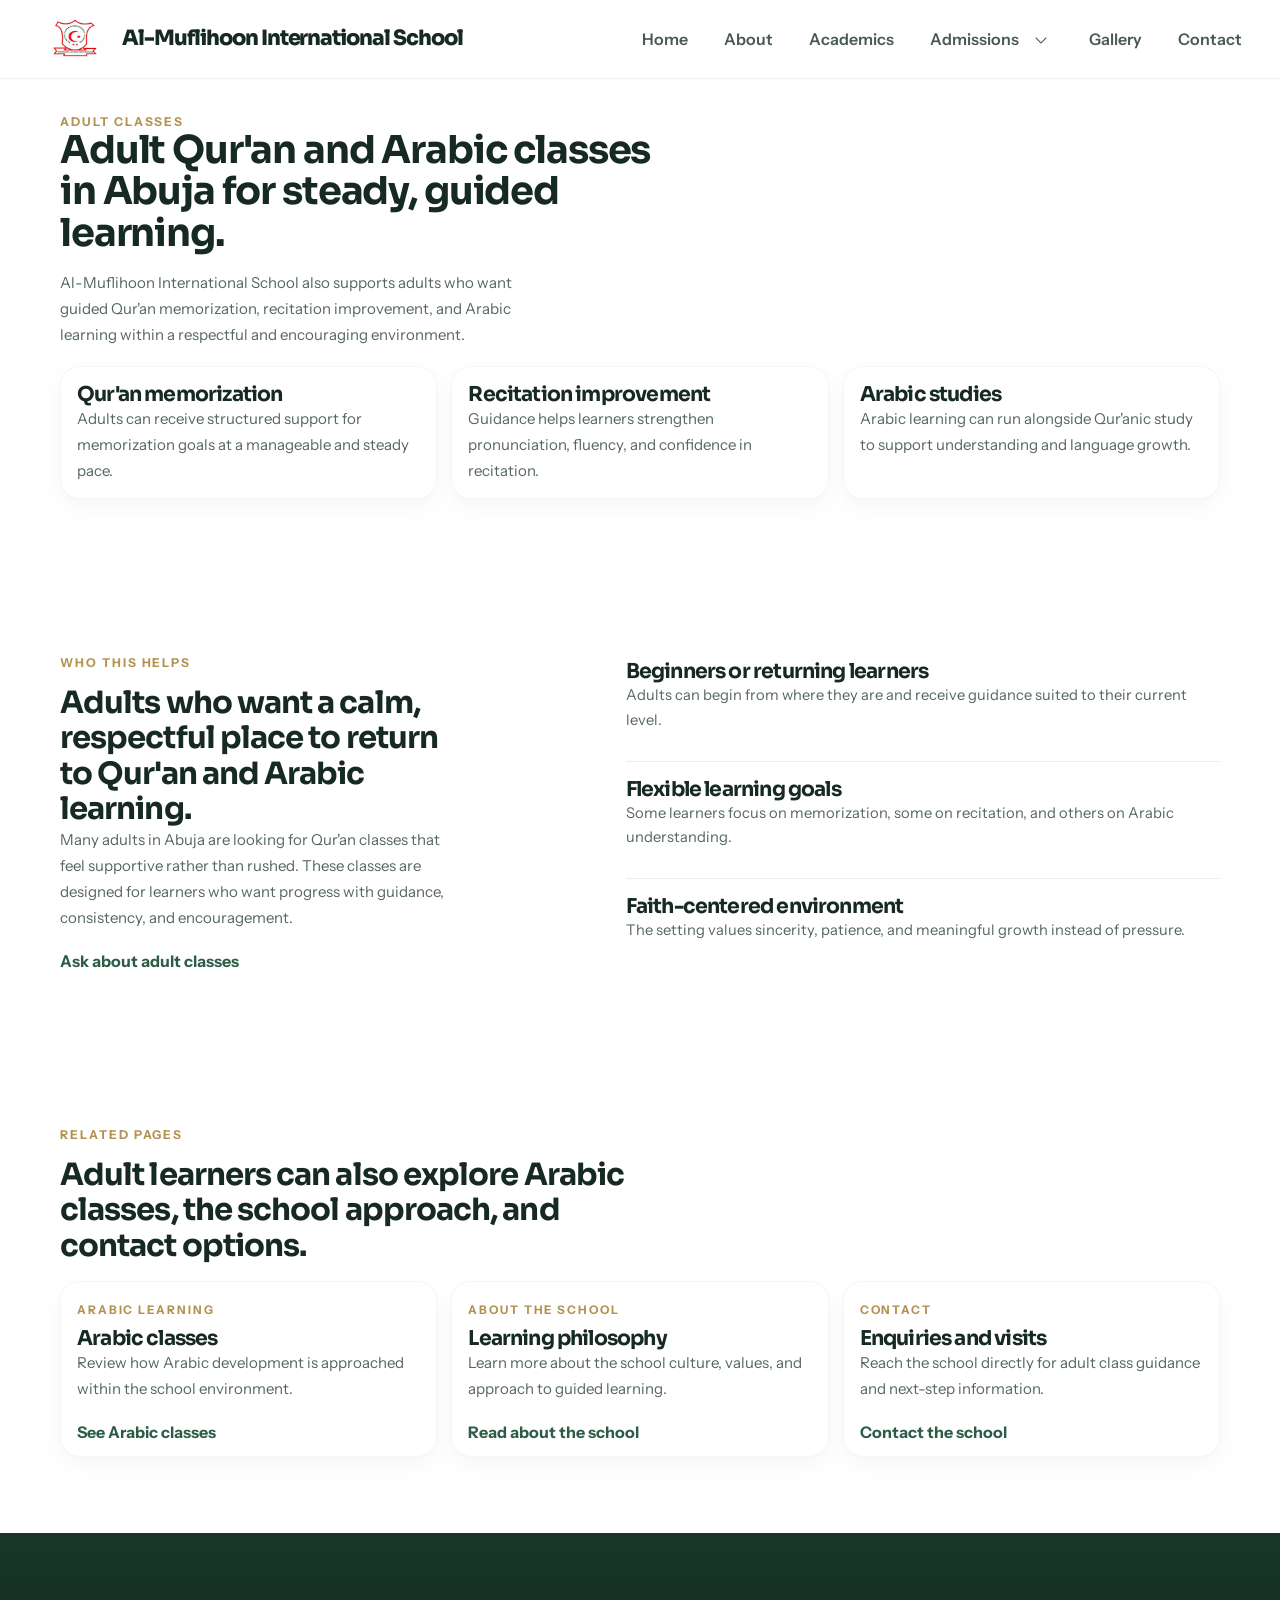
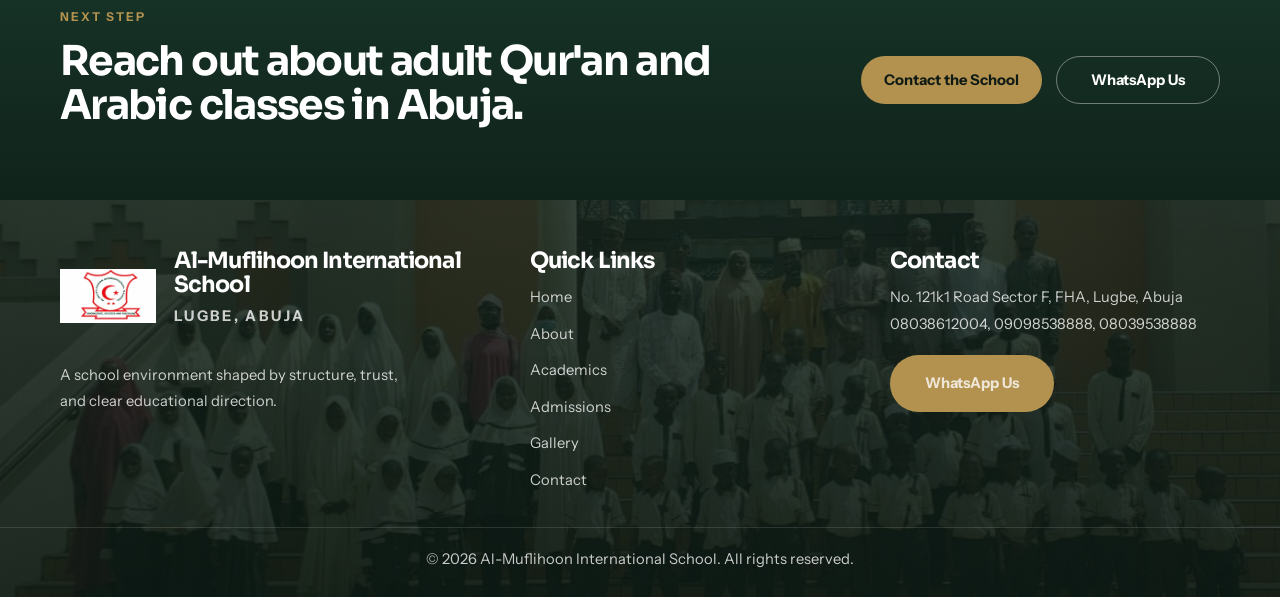
<file: adult-quran-arabic-classes-abuja.html>
<!DOCTYPE html>
<html lang="en-NG">
<head>
  <meta charset="UTF-8" />
  <meta name="viewport" content="width=device-width, initial-scale=1.0" />
  <title>Adult Qur'an and Arabic Classes in Abuja | Guided Learning for Adults</title>
  <meta
    name="description"
    content="Looking for adult Qur'an and Arabic classes in Abuja? Explore guided adult learning at Al-Muflihoon International School for memorization, recitation, and Arabic studies."
  />
  <link rel="canonical" href="https://almuflihoon.com.ng/adult-quran-arabic-classes-abuja.html" />
  <meta name="robots" content="index, follow" />
  <meta name="theme-color" content="#214836" />
  <meta property="og:type" content="website" />
  <meta property="og:locale" content="en_NG" />
  <meta property="og:site_name" content="Al-Muflihoon International School" />
  <meta property="og:url" content="https://almuflihoon.com.ng/adult-quran-arabic-classes-abuja.html" />
  <meta
    property="og:title"
    content="Adult Qur'an and Arabic Classes in Abuja | Guided Learning for Adults"
  />
  <meta
    property="og:description"
    content="Explore adult Qur'an and Arabic classes in Abuja with guided memorization, recitation improvement, and steady learning support."
  />
  <meta property="og:image" content="https://almuflihoon.com.ng/img/gallery/home-learning-identity.jpg" />
  <meta property="og:image:width" content="1040" />
  <meta property="og:image:height" content="780" />
  <meta
    property="og:image:alt"
    content="Young learners in white attire during an Islamic learning activity"
  />
  <meta name="twitter:card" content="summary_large_image" />
  <meta
    name="twitter:title"
    content="Adult Qur'an and Arabic Classes in Abuja | Guided Learning for Adults"
  />
  <meta
    name="twitter:description"
    content="Explore adult Qur'an and Arabic classes in Abuja with guided memorization, recitation improvement, and steady learning support."
  />
  <meta name="twitter:image" content="https://almuflihoon.com.ng/img/gallery/home-learning-identity.jpg" />
  <meta
    name="twitter:image:alt"
    content="Young learners in white attire during an Islamic learning activity"
  />
  <link rel="icon" href="/favicon.ico" sizes="any" />
  <link rel="icon" type="image/png" sizes="48x48" href="/favicon-48x48.png" />
  <link rel="icon" type="image/png" sizes="192x192" href="/favicon-192x192.png" />
  <link rel="apple-touch-icon" href="/apple-touch-icon.png" />
  <script type="application/ld+json">
    {
      "@context": "https://schema.org",
      "@type": "WebPage",
      "name": "Adult Qur'an and Arabic Classes in Abuja",
      "url": "https://almuflihoon.com.ng/adult-quran-arabic-classes-abuja.html",
      "description": "Information about adult Qur'an memorization, recitation support, and Arabic studies at Al-Muflihoon International School in Abuja.",
      "inLanguage": "en-NG",
      "isPartOf": {
        "@id": "https://almuflihoon.com.ng/#website"
      },
      "about": {
        "@id": "https://almuflihoon.com.ng/#school"
      }
    }
  </script>
  <link rel="stylesheet" href="style.css" />
  <script src="scripts.js" defer></script>
</head>
<body class="inner-page">
  <header class="navbar">
    <div class="nav-container">
      <a href="index.html" class="brand" aria-label="Al-Muflihoon International School home">
        <div class="logo"><img src="img/logo-display.webp" alt="Al-Muflihoon International School Logo" width="420" height="236" decoding="async"></div>
        <div class="brand-text">
          <span class="site-title">Al-Muflihoon International School</span>
          <span class="brand-subtitle">Lugbe, Abuja</span>
        </div>
      </a>

      <nav class="nav-links" id="navLinks">
        <a href="index.html">Home</a>
        <a href="about.html">About</a>
        <a href="academics.html">Academics</a>
        <div class="nav-item nav-item-dropdown">
          <div class="nav-parent-row">
            <a href="admissions.html" class="nav-parent-link">Admissions</a>
            <button class="nav-parent-toggle" type="button" aria-label="Toggle admissions links" aria-expanded="false">
              <span class="nav-caret" aria-hidden="true"></span>
            </button>
          </div>
          <div class="nav-dropdown">
            <a href="admissions.html">Admissions Overview</a>
            <a href="admissions.html#placement">Class Placement</a>
            <a href="admissions.html#requirements">Requirements</a>
            <a href="admissions.html#enquiry">Enquiry Form</a>
            <a href="admissions.html#faq">FAQ</a>
          </div>
        </div>
        <a href="gallery.html">Gallery</a>
        <a href="contact.html">Contact</a>
      </nav>

      <button class="hamburger" id="hamburger" aria-label="Toggle navigation" aria-expanded="false">
        <span></span>
        <span></span>
        <span></span>
      </button>
    </div>
  </header>

  <main>
    <section class="section-block first-block">
      <div class="page-shell">
        <div class="section-head section-head-left section-intro">
          <span class="eyebrow">Adult Classes</span>
          <h1>Adult Qur'an and Arabic classes in Abuja for steady, guided learning.</h1>
          <p>
            Al-Muflihoon International School also supports adults who want
            guided Qur'an memorization, recitation improvement, and Arabic
            learning within a respectful and encouraging environment.
          </p>
        </div>

        <div class="support-grid">
          <article class="simple-block">
            <h3>Qur'an memorization</h3>
            <p>Adults can receive structured support for memorization goals at a manageable and steady pace.</p>
          </article>
          <article class="simple-block">
            <h3>Recitation improvement</h3>
            <p>Guidance helps learners strengthen pronunciation, fluency, and confidence in recitation.</p>
          </article>
          <article class="simple-block">
            <h3>Arabic studies</h3>
            <p>Arabic learning can run alongside Qur'anic study to support understanding and language growth.</p>
          </article>
        </div>
      </div>
    </section>

    <section class="section-block section-soft">
      <div class="page-shell split-section">
        <div class="section-copy">
          <span class="eyebrow">Who This Helps</span>
          <h2>Adults who want a calm, respectful place to return to Qur'an and Arabic learning.</h2>
          <p>
            Many adults in Abuja are looking for Qur'an classes that feel
            supportive rather than rushed. These classes are designed for
            learners who want progress with guidance, consistency, and
            encouragement.
          </p>
          <a href="contact.html" class="text-link">Ask about adult classes</a>
        </div>

        <div class="subject-list">
          <article class="plain-row">
            <h3>Beginners or returning learners</h3>
            <p>Adults can begin from where they are and receive guidance suited to their current level.</p>
          </article>
          <article class="plain-row">
            <h3>Flexible learning goals</h3>
            <p>Some learners focus on memorization, some on recitation, and others on Arabic understanding.</p>
          </article>
          <article class="plain-row">
            <h3>Faith-centered environment</h3>
            <p>The setting values sincerity, patience, and meaningful growth instead of pressure.</p>
          </article>
        </div>
      </div>
    </section>

    <section class="section-block">
      <div class="page-shell">
        <div class="section-head section-head-left">
          <span class="eyebrow">Related Pages</span>
          <h2>Adult learners can also explore Arabic classes, the school approach, and contact options.</h2>
        </div>

        <div class="pathway-grid">
          <article class="simple-block">
            <small>Arabic Learning</small>
            <h3>Arabic classes</h3>
            <p>Review how Arabic development is approached within the school environment.</p>
            <a href="arabic-classes-lugbe-abuja.html" class="text-link">See Arabic classes</a>
          </article>
          <article class="simple-block">
            <small>About the School</small>
            <h3>Learning philosophy</h3>
            <p>Learn more about the school culture, values, and approach to guided learning.</p>
            <a href="about.html" class="text-link">Read about the school</a>
          </article>
          <article class="simple-block">
            <small>Contact</small>
            <h3>Enquiries and visits</h3>
            <p>Reach the school directly for adult class guidance and next-step information.</p>
            <a href="contact.html" class="text-link">Contact the school</a>
          </article>
        </div>
      </div>
    </section>

    <section class="cta-band">
      <div class="page-shell cta-layout">
        <div>
          <span class="eyebrow">Next Step</span>
          <h2>Reach out about adult Qur'an and Arabic classes in Abuja.</h2>
        </div>
        <div class="cta-actions">
          <a href="contact.html" class="btn btn-solid">Contact the School</a>
          <a href="https://wa.me/2348038612004" class="btn btn-ghost" target="_blank" rel="noopener noreferrer">WhatsApp Us</a>
        </div>
      </div>
    </section>
  </main>

  <footer class="footer">
    <div class="page-shell footer-layout">
      <div>
        <div class="footer-brand">
          <div class="footer-logo"><img src="img/logo-display.webp" alt="Al-Muflihoon International School Logo" width="420" height="236" loading="lazy" decoding="async"></div>
          <div>
            <h3>Al-Muflihoon International School</h3>
            <p class="footer-tagline">Lugbe, Abuja</p>
          </div>
        </div>
        <p class="footer-note">
          A school environment shaped by structure, trust, and clear educational direction.
        </p>
      </div>

      <div>
        <h4>Quick Links</h4>
        <ul class="footer-links">
          <li><a href="index.html">Home</a></li>
          <li><a href="about.html">About</a></li>
          <li><a href="academics.html">Academics</a></li>
          <li><a href="admissions.html">Admissions</a></li>
          <li><a href="gallery.html">Gallery</a></li>
          <li><a href="contact.html">Contact</a></li>
        </ul>
      </div>

      <div>
        <h4>Contact</h4>
        <p>No. 121k1 Road Sector F, FHA, Lugbe, Abuja</p>
        <p>08038612004, 09098538888, 08039538888</p>
        <a href="https://wa.me/2348038612004" class="btn footer-btn" target="_blank" rel="noopener noreferrer">
          WhatsApp Us
        </a>
      </div>
    </div>

    <div class="footer-bottom">
      &copy; 2026 Al-Muflihoon International School. All rights reserved.
    </div>
  </footer>
</body>
</html>
</file>
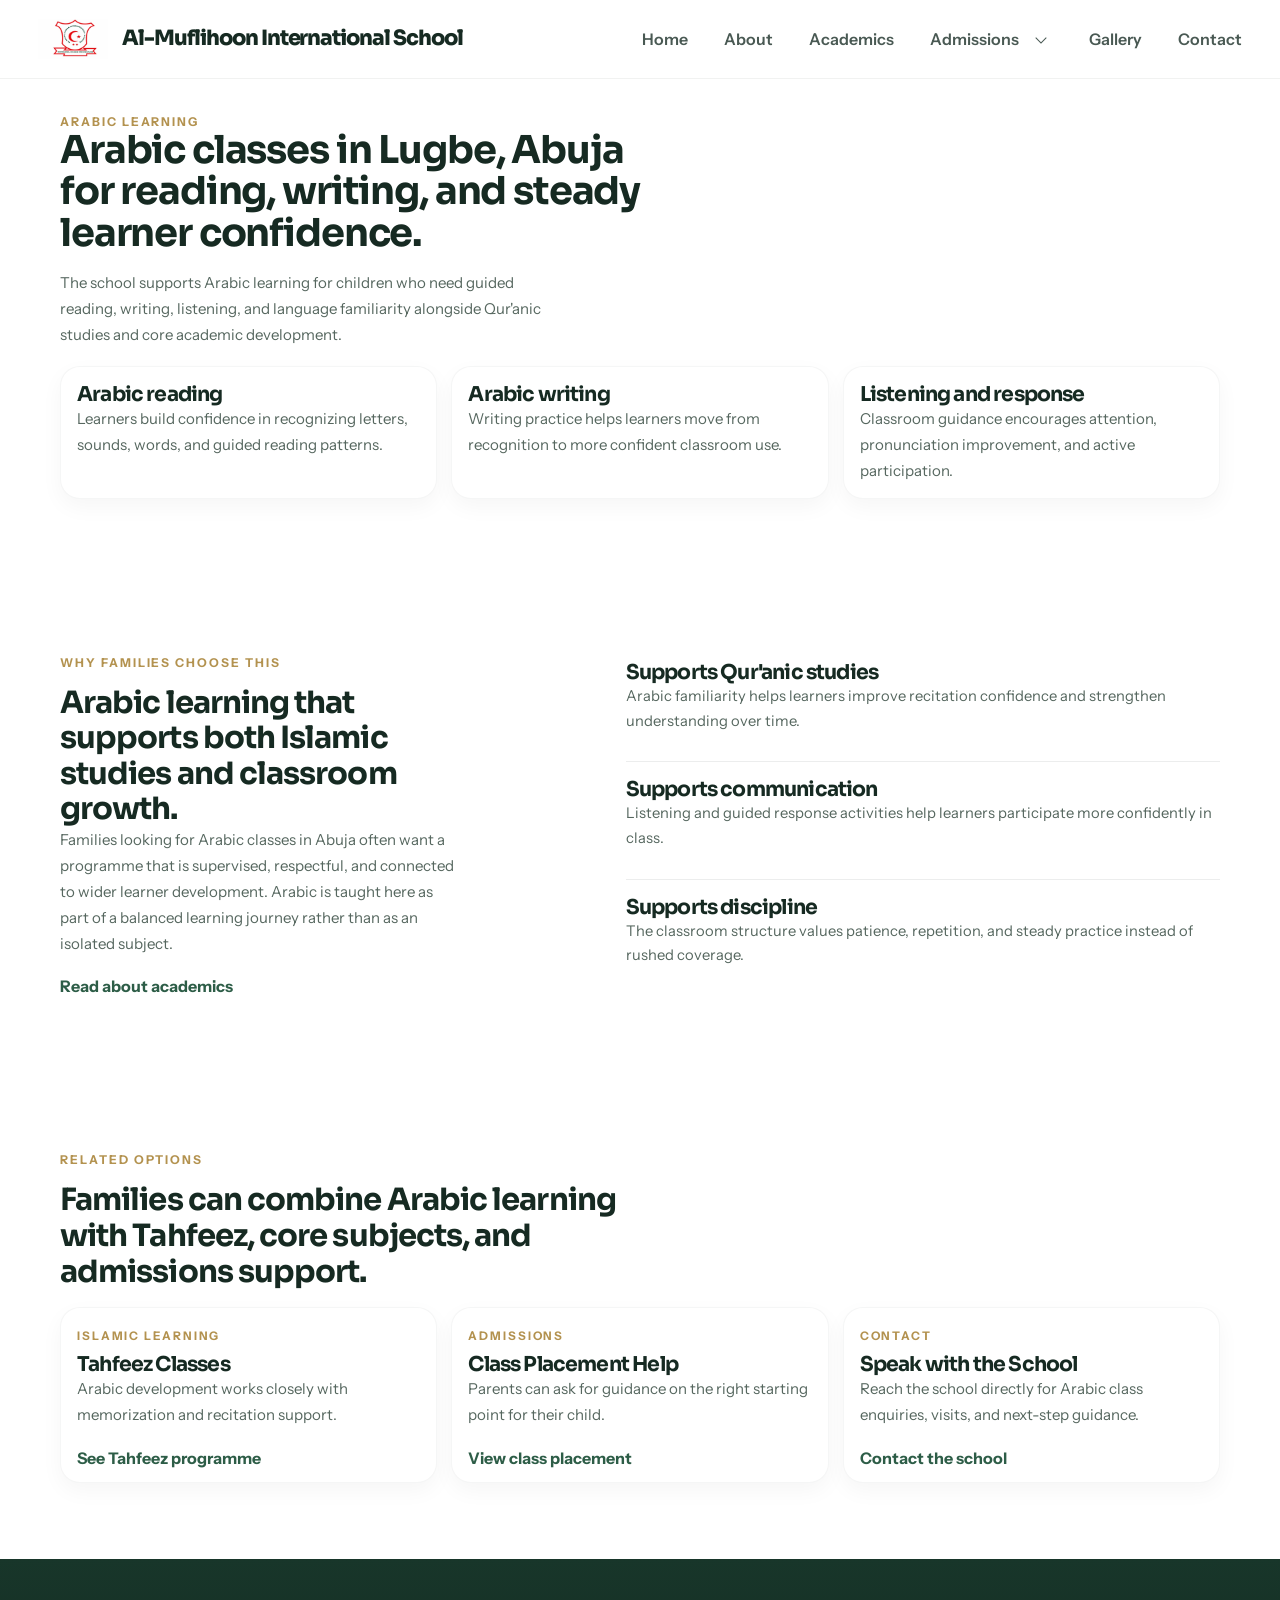
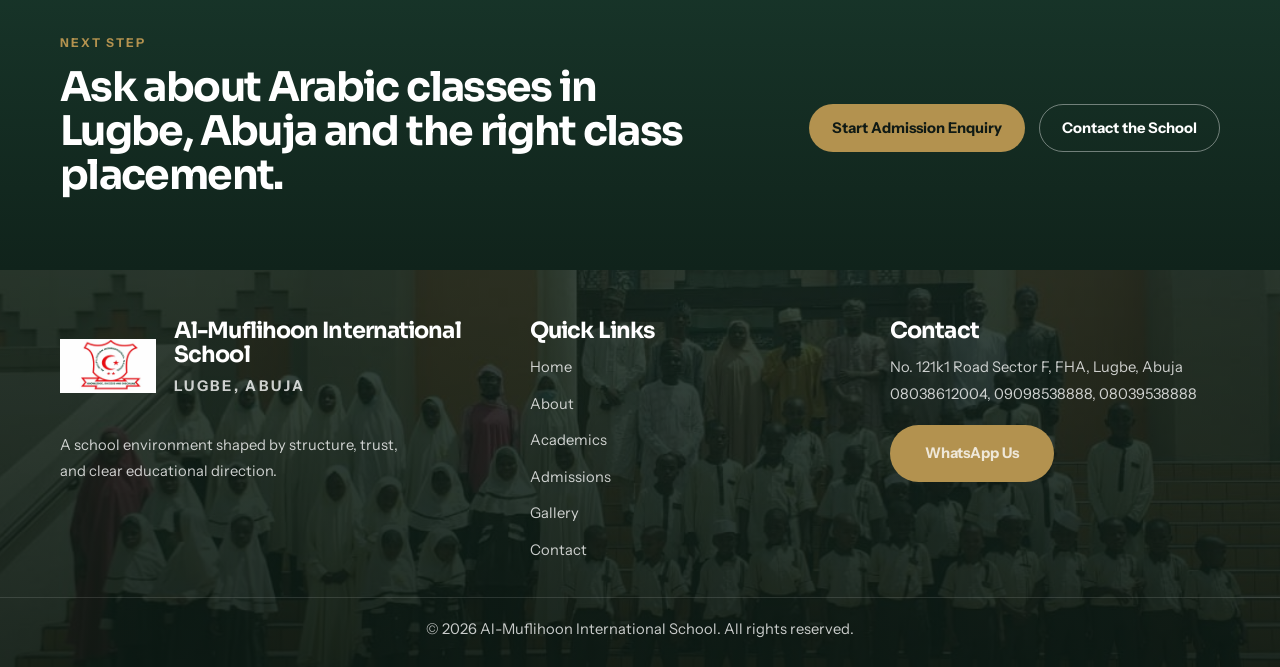
<file: arabic-classes-lugbe-abuja.html>
<!DOCTYPE html>
<html lang="en-NG">
<head>
  <meta charset="UTF-8" />
  <meta name="viewport" content="width=device-width, initial-scale=1.0" />
  <title>Arabic Classes in Lugbe, Abuja | Reading, Writing and Islamic Learning</title>
  <meta
    name="description"
    content="Searching for Arabic classes in Lugbe, Abuja? Learn how Al-Muflihoon International School supports Arabic reading, writing, listening, and confidence for young learners."
  />
  <link rel="canonical" href="https://almuflihoon.com.ng/arabic-classes-lugbe-abuja.html" />
  <meta name="robots" content="index, follow" />
  <meta name="theme-color" content="#214836" />
  <meta property="og:type" content="website" />
  <meta property="og:locale" content="en_NG" />
  <meta property="og:site_name" content="Al-Muflihoon International School" />
  <meta property="og:url" content="https://almuflihoon.com.ng/arabic-classes-lugbe-abuja.html" />
  <meta
    property="og:title"
    content="Arabic Classes in Lugbe, Abuja | Reading, Writing and Islamic Learning"
  />
  <meta
    property="og:description"
    content="Explore Arabic classes in Lugbe, Abuja with reading, writing, listening, and confidence-building support at Al-Muflihoon International School."
  />
  <meta property="og:image" content="https://almuflihoon.com.ng/img/gallery/home-learning-identity.jpg" />
  <meta property="og:image:width" content="1040" />
  <meta property="og:image:height" content="780" />
  <meta
    property="og:image:alt"
    content="Young learners in white attire during an Islamic learning activity"
  />
  <meta name="twitter:card" content="summary_large_image" />
  <meta
    name="twitter:title"
    content="Arabic Classes in Lugbe, Abuja | Reading, Writing and Islamic Learning"
  />
  <meta
    name="twitter:description"
    content="Explore Arabic classes in Lugbe, Abuja with reading, writing, listening, and confidence-building support at Al-Muflihoon International School."
  />
  <meta name="twitter:image" content="https://almuflihoon.com.ng/img/gallery/home-learning-identity.jpg" />
  <meta
    name="twitter:image:alt"
    content="Young learners in white attire during an Islamic learning activity"
  />
  <link rel="icon" href="/favicon.ico" sizes="any" />
  <link rel="icon" type="image/png" sizes="48x48" href="/favicon-48x48.png" />
  <link rel="icon" type="image/png" sizes="192x192" href="/favicon-192x192.png" />
  <link rel="apple-touch-icon" href="/apple-touch-icon.png" />
  <script type="application/ld+json">
    {
      "@context": "https://schema.org",
      "@type": "WebPage",
      "name": "Arabic Classes in Lugbe, Abuja",
      "url": "https://almuflihoon.com.ng/arabic-classes-lugbe-abuja.html",
      "description": "Information about Arabic learning, reading, writing, and language development support at Al-Muflihoon International School in Lugbe, Abuja.",
      "inLanguage": "en-NG",
      "isPartOf": {
        "@id": "https://almuflihoon.com.ng/#website"
      },
      "about": {
        "@id": "https://almuflihoon.com.ng/#school"
      }
    }
  </script>
  <link rel="stylesheet" href="style.css" />
  <script src="scripts.js" defer></script>
</head>
<body class="inner-page">
  <header class="navbar">
    <div class="nav-container">
      <a href="index.html" class="brand" aria-label="Al-Muflihoon International School home">
        <div class="logo"><img src="img/logo-display.webp" alt="Al-Muflihoon International School Logo" width="420" height="236" decoding="async"></div>
        <div class="brand-text">
          <span class="site-title">Al-Muflihoon International School</span>
          <span class="brand-subtitle">Lugbe, Abuja</span>
        </div>
      </a>

      <nav class="nav-links" id="navLinks">
        <a href="index.html">Home</a>
        <a href="about.html">About</a>
        <a href="academics.html">Academics</a>
        <div class="nav-item nav-item-dropdown">
          <div class="nav-parent-row">
            <a href="admissions.html" class="nav-parent-link">Admissions</a>
            <button class="nav-parent-toggle" type="button" aria-label="Toggle admissions links" aria-expanded="false">
              <span class="nav-caret" aria-hidden="true"></span>
            </button>
          </div>
          <div class="nav-dropdown">
            <a href="admissions.html">Admissions Overview</a>
            <a href="admissions.html#placement">Class Placement</a>
            <a href="admissions.html#requirements">Requirements</a>
            <a href="admissions.html#enquiry">Enquiry Form</a>
            <a href="admissions.html#faq">FAQ</a>
          </div>
        </div>
        <a href="gallery.html">Gallery</a>
        <a href="contact.html">Contact</a>
      </nav>

      <button class="hamburger" id="hamburger" aria-label="Toggle navigation" aria-expanded="false">
        <span></span>
        <span></span>
        <span></span>
      </button>
    </div>
  </header>

  <main>
    <section class="section-block first-block">
      <div class="page-shell">
        <div class="section-head section-head-left section-intro">
          <span class="eyebrow">Arabic Learning</span>
          <h1>Arabic classes in Lugbe, Abuja for reading, writing, and steady learner confidence.</h1>
          <p>
            The school supports Arabic learning for children who need guided
            reading, writing, listening, and language familiarity alongside
            Qur'anic studies and core academic development.
          </p>
        </div>

        <div class="support-grid">
          <article class="simple-block">
            <h3>Arabic reading</h3>
            <p>Learners build confidence in recognizing letters, sounds, words, and guided reading patterns.</p>
          </article>
          <article class="simple-block">
            <h3>Arabic writing</h3>
            <p>Writing practice helps learners move from recognition to more confident classroom use.</p>
          </article>
          <article class="simple-block">
            <h3>Listening and response</h3>
            <p>Classroom guidance encourages attention, pronunciation improvement, and active participation.</p>
          </article>
        </div>
      </div>
    </section>

    <section class="section-block section-soft">
      <div class="page-shell split-section">
        <div class="section-copy">
          <span class="eyebrow">Why Families Choose This</span>
          <h2>Arabic learning that supports both Islamic studies and classroom growth.</h2>
          <p>
            Families looking for Arabic classes in Abuja often want a programme
            that is supervised, respectful, and connected to wider learner
            development. Arabic is taught here as part of a balanced learning
            journey rather than as an isolated subject.
          </p>
          <a href="academics.html" class="text-link">Read about academics</a>
        </div>

        <div class="subject-list">
          <article class="plain-row">
            <h3>Supports Qur'anic studies</h3>
            <p>Arabic familiarity helps learners improve recitation confidence and strengthen understanding over time.</p>
          </article>
          <article class="plain-row">
            <h3>Supports communication</h3>
            <p>Listening and guided response activities help learners participate more confidently in class.</p>
          </article>
          <article class="plain-row">
            <h3>Supports discipline</h3>
            <p>The classroom structure values patience, repetition, and steady practice instead of rushed coverage.</p>
          </article>
        </div>
      </div>
    </section>

    <section class="section-block">
      <div class="page-shell">
        <div class="section-head section-head-left">
          <span class="eyebrow">Related Options</span>
          <h2>Families can combine Arabic learning with Tahfeez, core subjects, and admissions support.</h2>
        </div>

        <div class="pathway-grid">
          <article class="simple-block">
            <small>Islamic Learning</small>
            <h3>Tahfeez Classes</h3>
            <p>Arabic development works closely with memorization and recitation support.</p>
            <a href="tahfeez-school-lugbe-abuja.html" class="text-link">See Tahfeez programme</a>
          </article>
          <article class="simple-block">
            <small>Admissions</small>
            <h3>Class Placement Help</h3>
            <p>Parents can ask for guidance on the right starting point for their child.</p>
            <a href="admissions.html#placement" class="text-link">View class placement</a>
          </article>
          <article class="simple-block">
            <small>Contact</small>
            <h3>Speak with the School</h3>
            <p>Reach the school directly for Arabic class enquiries, visits, and next-step guidance.</p>
            <a href="contact.html" class="text-link">Contact the school</a>
          </article>
        </div>
      </div>
    </section>

    <section class="cta-band">
      <div class="page-shell cta-layout">
        <div>
          <span class="eyebrow">Next Step</span>
          <h2>Ask about Arabic classes in Lugbe, Abuja and the right class placement.</h2>
        </div>
        <div class="cta-actions">
          <a href="admissions.html#enquiry" class="btn btn-solid">Start Admission Enquiry</a>
          <a href="contact.html" class="btn btn-ghost">Contact the School</a>
        </div>
      </div>
    </section>
  </main>

  <footer class="footer">
    <div class="page-shell footer-layout">
      <div>
        <div class="footer-brand">
          <div class="footer-logo"><img src="img/logo-display.webp" alt="Al-Muflihoon International School Logo" width="420" height="236" loading="lazy" decoding="async"></div>
          <div>
            <h3>Al-Muflihoon International School</h3>
            <p class="footer-tagline">Lugbe, Abuja</p>
          </div>
        </div>
        <p class="footer-note">
          A school environment shaped by structure, trust, and clear educational direction.
        </p>
      </div>

      <div>
        <h4>Quick Links</h4>
        <ul class="footer-links">
          <li><a href="index.html">Home</a></li>
          <li><a href="about.html">About</a></li>
          <li><a href="academics.html">Academics</a></li>
          <li><a href="admissions.html">Admissions</a></li>
          <li><a href="gallery.html">Gallery</a></li>
          <li><a href="contact.html">Contact</a></li>
        </ul>
      </div>

      <div>
        <h4>Contact</h4>
        <p>No. 121k1 Road Sector F, FHA, Lugbe, Abuja</p>
        <p>08038612004, 09098538888, 08039538888</p>
        <a href="https://wa.me/2348038612004" class="btn footer-btn" target="_blank" rel="noopener noreferrer">
          WhatsApp Us
        </a>
      </div>
    </div>

    <div class="footer-bottom">
      &copy; 2026 Al-Muflihoon International School. All rights reserved.
    </div>
  </footer>
</body>
</html>
</file>
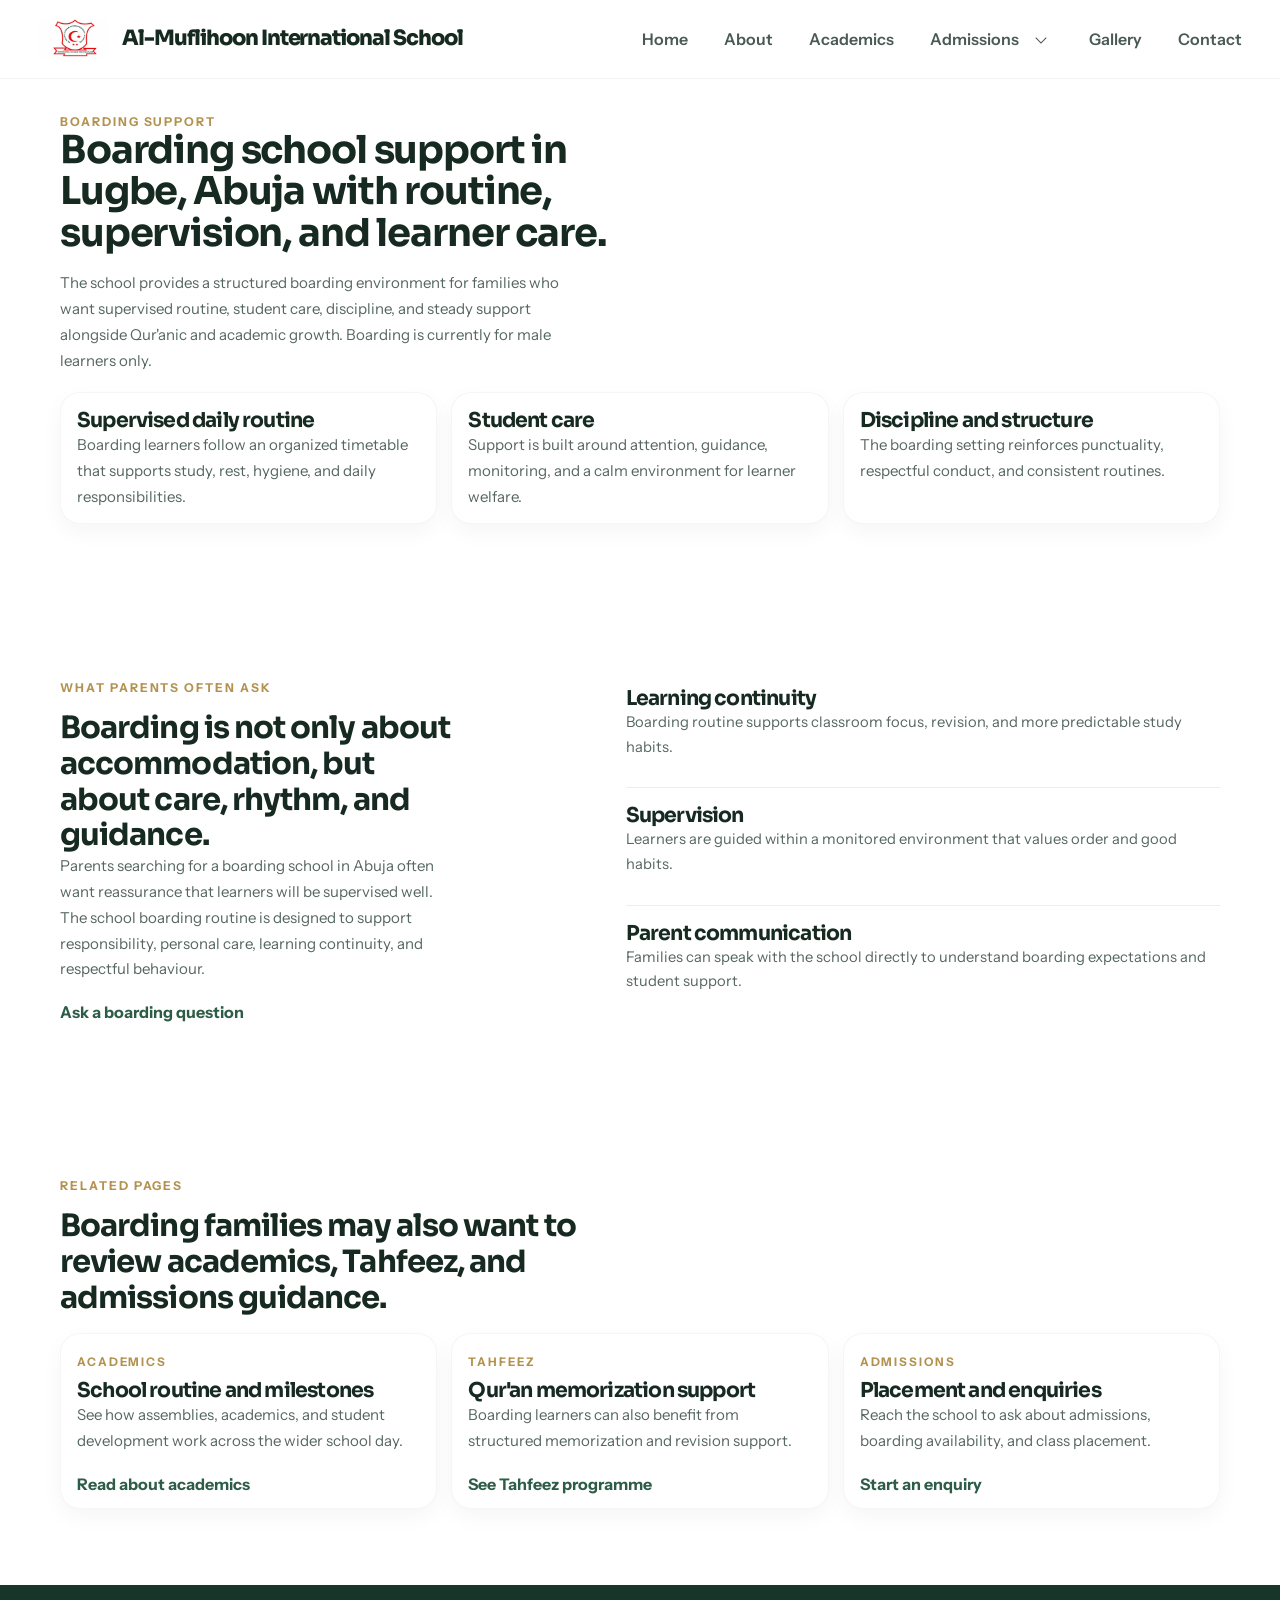
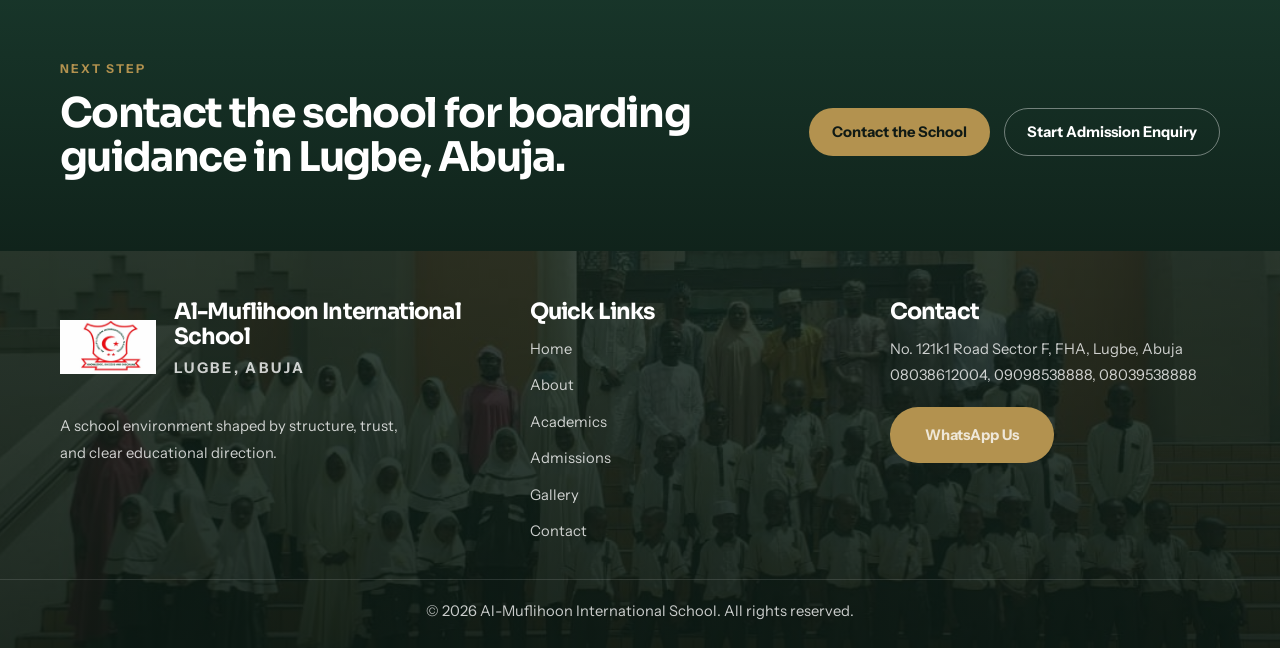
<file: boarding-school-lugbe-abuja.html>
<!DOCTYPE html>
<html lang="en-NG">
<head>
  <meta charset="UTF-8" />
  <meta name="viewport" content="width=device-width, initial-scale=1.0" />
  <title>Boarding School in Lugbe, Abuja | Supervised Student Care and Routine</title>
  <meta
    name="description"
    content="Looking for a boarding school in Lugbe, Abuja? Learn about supervised boarding life, student care, discipline, and daily routine at Al-Muflihoon International School."
  />
  <link rel="canonical" href="https://almuflihoon.com.ng/boarding-school-lugbe-abuja.html" />
  <meta name="robots" content="index, follow" />
  <meta name="theme-color" content="#214836" />
  <meta property="og:type" content="website" />
  <meta property="og:locale" content="en_NG" />
  <meta property="og:site_name" content="Al-Muflihoon International School" />
  <meta property="og:url" content="https://almuflihoon.com.ng/boarding-school-lugbe-abuja.html" />
  <meta
    property="og:title"
    content="Boarding School in Lugbe, Abuja | Supervised Student Care and Routine"
  />
  <meta
    property="og:description"
    content="Explore boarding support in Lugbe, Abuja with supervised daily routine, student care, discipline, and school guidance at Al-Muflihoon International School."
  />
  <meta property="og:image" content="https://almuflihoon.com.ng/img/gallery/home-school-community.jpg" />
  <meta property="og:image:width" content="1040" />
  <meta property="og:image:height" content="780" />
  <meta
    property="og:image:alt"
    content="A large group of pupils and staff during a school community outing"
  />
  <meta name="twitter:card" content="summary_large_image" />
  <meta
    name="twitter:title"
    content="Boarding School in Lugbe, Abuja | Supervised Student Care and Routine"
  />
  <meta
    name="twitter:description"
    content="Explore boarding support in Lugbe, Abuja with supervised daily routine, student care, discipline, and school guidance at Al-Muflihoon International School."
  />
  <meta name="twitter:image" content="https://almuflihoon.com.ng/img/gallery/home-school-community.jpg" />
  <meta
    name="twitter:image:alt"
    content="A large group of pupils and staff during a school community outing"
  />
  <link rel="icon" href="/favicon.ico" sizes="any" />
  <link rel="icon" type="image/png" sizes="48x48" href="/favicon-48x48.png" />
  <link rel="icon" type="image/png" sizes="192x192" href="/favicon-192x192.png" />
  <link rel="apple-touch-icon" href="/apple-touch-icon.png" />
  <script type="application/ld+json">
    {
      "@context": "https://schema.org",
      "@type": "WebPage",
      "name": "Boarding School in Lugbe, Abuja",
      "url": "https://almuflihoon.com.ng/boarding-school-lugbe-abuja.html",
      "description": "Information about boarding support, supervision, routine, and student care at Al-Muflihoon International School in Lugbe, Abuja.",
      "inLanguage": "en-NG",
      "isPartOf": {
        "@id": "https://almuflihoon.com.ng/#website"
      },
      "about": {
        "@id": "https://almuflihoon.com.ng/#school"
      }
    }
  </script>
  <link rel="stylesheet" href="style.css" />
  <script src="scripts.js" defer></script>
</head>
<body class="inner-page">
  <header class="navbar">
    <div class="nav-container">
      <a href="index.html" class="brand" aria-label="Al-Muflihoon International School home">
        <div class="logo"><img src="img/logo-display.webp" alt="Al-Muflihoon International School Logo" width="420" height="236" decoding="async"></div>
        <div class="brand-text">
          <span class="site-title">Al-Muflihoon International School</span>
          <span class="brand-subtitle">Lugbe, Abuja</span>
        </div>
      </a>

      <nav class="nav-links" id="navLinks">
        <a href="index.html">Home</a>
        <a href="about.html">About</a>
        <a href="academics.html">Academics</a>
        <div class="nav-item nav-item-dropdown">
          <div class="nav-parent-row">
            <a href="admissions.html" class="nav-parent-link">Admissions</a>
            <button class="nav-parent-toggle" type="button" aria-label="Toggle admissions links" aria-expanded="false">
              <span class="nav-caret" aria-hidden="true"></span>
            </button>
          </div>
          <div class="nav-dropdown">
            <a href="admissions.html">Admissions Overview</a>
            <a href="admissions.html#placement">Class Placement</a>
            <a href="admissions.html#requirements">Requirements</a>
            <a href="admissions.html#enquiry">Enquiry Form</a>
            <a href="admissions.html#faq">FAQ</a>
          </div>
        </div>
        <a href="gallery.html">Gallery</a>
        <a href="contact.html">Contact</a>
      </nav>

      <button class="hamburger" id="hamburger" aria-label="Toggle navigation" aria-expanded="false">
        <span></span>
        <span></span>
        <span></span>
      </button>
    </div>
  </header>

  <main>
    <section class="section-block first-block">
      <div class="page-shell">
        <div class="section-head section-head-left section-intro">
          <span class="eyebrow">Boarding Support</span>
          <h1>Boarding school support in Lugbe, Abuja with routine, supervision, and learner care.</h1>
          <p>
            The school provides a structured boarding environment for families
            who want supervised routine, student care, discipline, and steady
            support alongside Qur'anic and academic growth. Boarding is
            currently for male learners only.
          </p>
        </div>

        <div class="support-grid">
          <article class="simple-block">
            <h3>Supervised daily routine</h3>
            <p>Boarding learners follow an organized timetable that supports study, rest, hygiene, and daily responsibilities.</p>
          </article>
          <article class="simple-block">
            <h3>Student care</h3>
            <p>Support is built around attention, guidance, monitoring, and a calm environment for learner welfare.</p>
          </article>
          <article class="simple-block">
            <h3>Discipline and structure</h3>
            <p>The boarding setting reinforces punctuality, respectful conduct, and consistent routines.</p>
          </article>
        </div>
      </div>
    </section>

    <section class="section-block section-soft">
      <div class="page-shell split-section">
        <div class="section-copy">
          <span class="eyebrow">What Parents Often Ask</span>
          <h2>Boarding is not only about accommodation, but about care, rhythm, and guidance.</h2>
          <p>
            Parents searching for a boarding school in Abuja often want
            reassurance that learners will be supervised well. The school
            boarding routine is designed to support responsibility, personal
            care, learning continuity, and respectful behaviour.
          </p>
          <a href="contact.html" class="text-link">Ask a boarding question</a>
        </div>

        <div class="subject-list">
          <article class="plain-row">
            <h3>Learning continuity</h3>
            <p>Boarding routine supports classroom focus, revision, and more predictable study habits.</p>
          </article>
          <article class="plain-row">
            <h3>Supervision</h3>
            <p>Learners are guided within a monitored environment that values order and good habits.</p>
          </article>
          <article class="plain-row">
            <h3>Parent communication</h3>
            <p>Families can speak with the school directly to understand boarding expectations and student support.</p>
          </article>
        </div>
      </div>
    </section>

    <section class="section-block">
      <div class="page-shell">
        <div class="section-head section-head-left">
          <span class="eyebrow">Related Pages</span>
          <h2>Boarding families may also want to review academics, Tahfeez, and admissions guidance.</h2>
        </div>

        <div class="pathway-grid">
          <article class="simple-block">
            <small>Academics</small>
            <h3>School routine and milestones</h3>
            <p>See how assemblies, academics, and student development work across the wider school day.</p>
            <a href="academics.html" class="text-link">Read about academics</a>
          </article>
          <article class="simple-block">
            <small>Tahfeez</small>
            <h3>Qur'an memorization support</h3>
            <p>Boarding learners can also benefit from structured memorization and revision support.</p>
            <a href="tahfeez-school-lugbe-abuja.html" class="text-link">See Tahfeez programme</a>
          </article>
          <article class="simple-block">
            <small>Admissions</small>
            <h3>Placement and enquiries</h3>
            <p>Reach the school to ask about admissions, boarding availability, and class placement.</p>
            <a href="admissions.html#enquiry" class="text-link">Start an enquiry</a>
          </article>
        </div>
      </div>
    </section>

    <section class="cta-band">
      <div class="page-shell cta-layout">
        <div>
          <span class="eyebrow">Next Step</span>
          <h2>Contact the school for boarding guidance in Lugbe, Abuja.</h2>
        </div>
        <div class="cta-actions">
          <a href="contact.html" class="btn btn-solid">Contact the School</a>
          <a href="admissions.html#enquiry" class="btn btn-ghost">Start Admission Enquiry</a>
        </div>
      </div>
    </section>
  </main>

  <footer class="footer">
    <div class="page-shell footer-layout">
      <div>
        <div class="footer-brand">
          <div class="footer-logo"><img src="img/logo-display.webp" alt="Al-Muflihoon International School Logo" width="420" height="236" loading="lazy" decoding="async"></div>
          <div>
            <h3>Al-Muflihoon International School</h3>
            <p class="footer-tagline">Lugbe, Abuja</p>
          </div>
        </div>
        <p class="footer-note">
          A school environment shaped by structure, trust, and clear educational direction.
        </p>
      </div>

      <div>
        <h4>Quick Links</h4>
        <ul class="footer-links">
          <li><a href="index.html">Home</a></li>
          <li><a href="about.html">About</a></li>
          <li><a href="academics.html">Academics</a></li>
          <li><a href="admissions.html">Admissions</a></li>
          <li><a href="gallery.html">Gallery</a></li>
          <li><a href="contact.html">Contact</a></li>
        </ul>
      </div>

      <div>
        <h4>Contact</h4>
        <p>No. 121k1 Road Sector F, FHA, Lugbe, Abuja</p>
        <p>08038612004, 09098538888, 08039538888</p>
        <a href="https://wa.me/2348038612004" class="btn footer-btn" target="_blank" rel="noopener noreferrer">
          WhatsApp Us
        </a>
      </div>
    </div>

    <div class="footer-bottom">
      &copy; 2026 Al-Muflihoon International School. All rights reserved.
    </div>
  </footer>
</body>
</html>
</file>
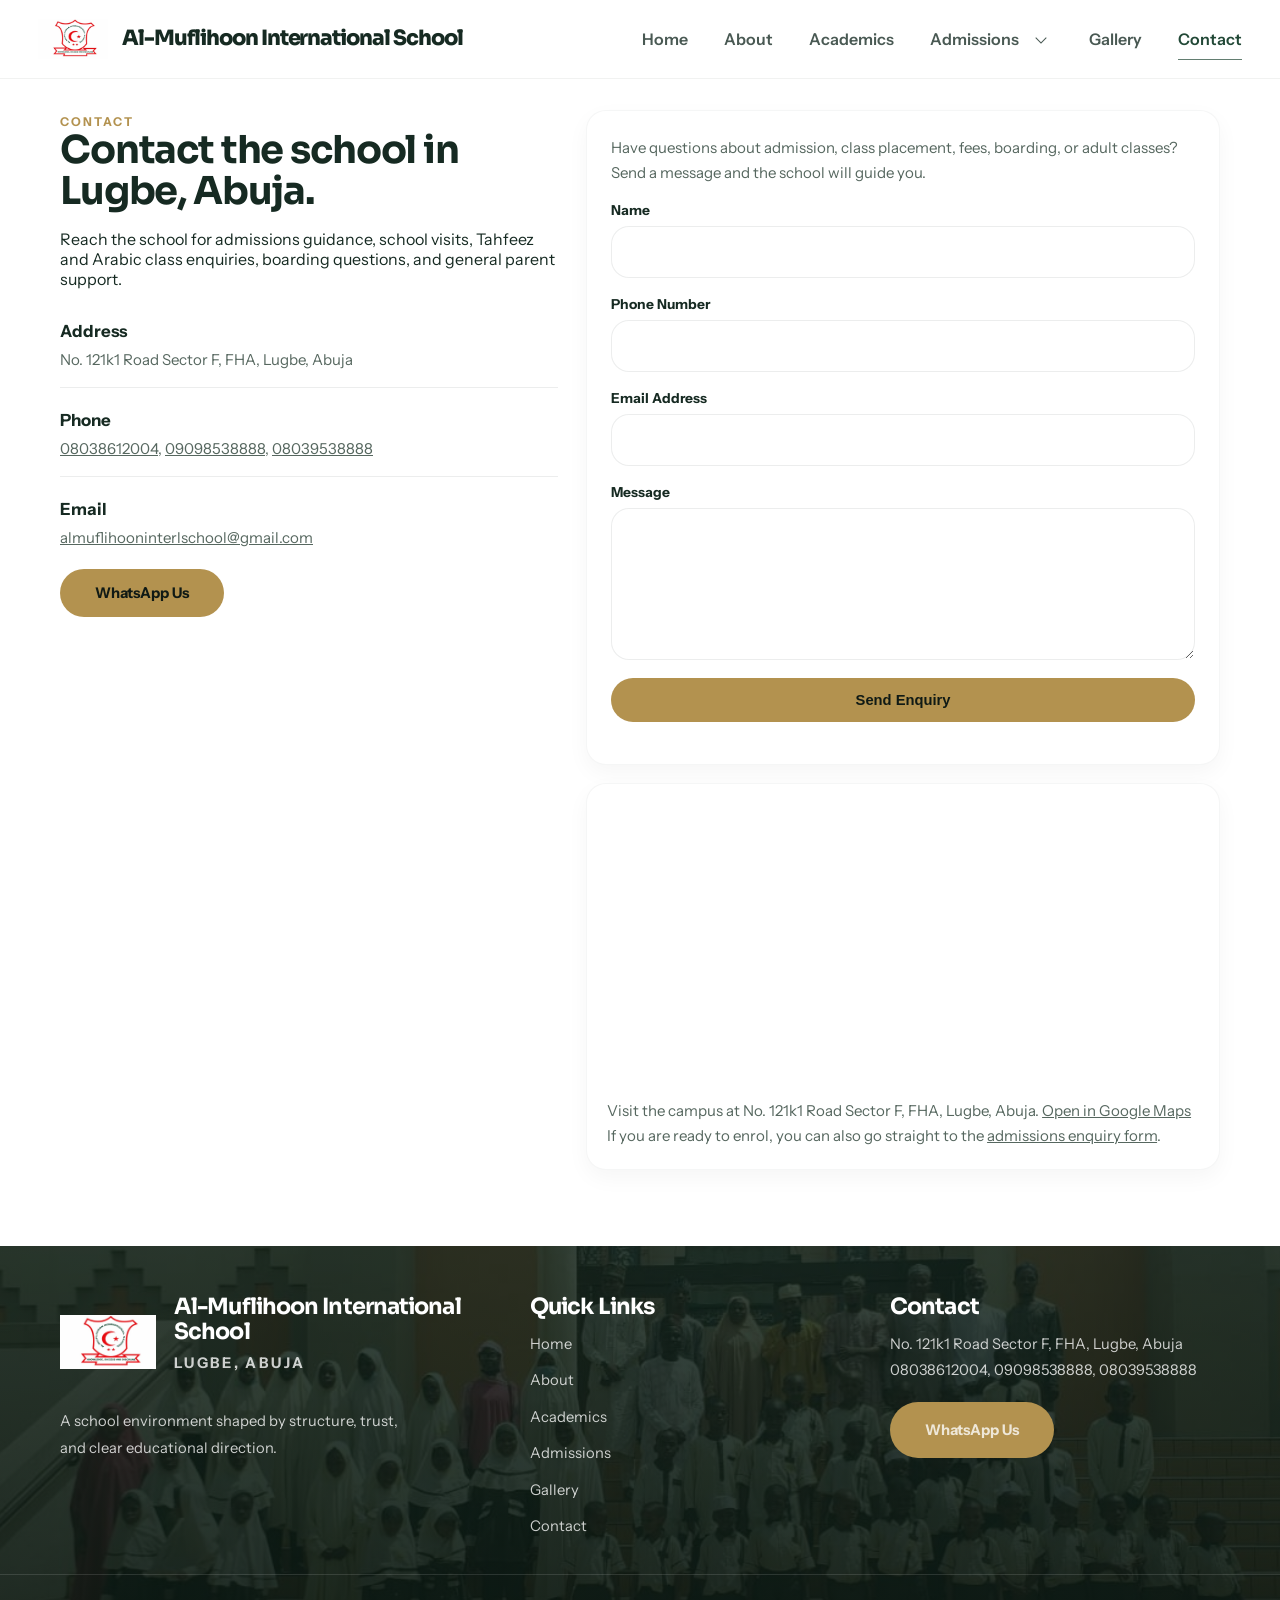
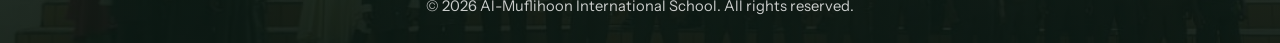
<file: contact.html>
<!DOCTYPE html>
<html lang="en-NG">
<head>
  <meta charset="UTF-8" />
  <meta name="viewport" content="width=device-width, initial-scale=1.0" />
  <title>Contact Al-Muflihoon International School | Lugbe, Abuja</title>
  <meta
    name="description"
    content="Contact Al-Muflihoon International School in Lugbe, Abuja for admissions enquiries, school visits, boarding questions, and parent guidance."
  />
  <link rel="canonical" href="https://almuflihoon.com.ng/contact.html" />
  <meta name="robots" content="index, follow" />
  <meta name="theme-color" content="#214836" />
  <meta property="og:type" content="website" />
  <meta property="og:locale" content="en_NG" />
  <meta property="og:site_name" content="Al-Muflihoon International School" />
  <meta property="og:url" content="https://almuflihoon.com.ng/contact.html" />
  <meta
    property="og:title"
    content="Contact Al-Muflihoon International School | Lugbe, Abuja"
  />
  <meta
    property="og:description"
    content="Get the school address, phone numbers, email, WhatsApp contact, and map details for Al-Muflihoon International School."
  />
  <meta property="og:image" content="https://almuflihoon.com.ng/img/gallery/home-hero-assembly.jpg" />
  <meta property="og:image:width" content="1040" />
  <meta property="og:image:height" content="780" />
  <meta
    property="og:image:alt"
    content="Students gathered at Al-Muflihoon International School in Lugbe, Abuja"
  />
  <meta name="twitter:card" content="summary_large_image" />
  <meta
    name="twitter:title"
    content="Contact Al-Muflihoon International School | Lugbe, Abuja"
  />
  <meta
    name="twitter:description"
    content="Get the school address, phone numbers, email, WhatsApp contact, and map details for Al-Muflihoon International School."
  />
  <meta name="twitter:image" content="https://almuflihoon.com.ng/img/gallery/home-hero-assembly.jpg" />
  <meta
    name="twitter:image:alt"
    content="Students gathered at Al-Muflihoon International School in Lugbe, Abuja"
  />
  <link rel="icon" href="/favicon.ico" sizes="any" />
  <link rel="icon" type="image/png" sizes="48x48" href="/favicon-48x48.png" />
  <link rel="icon" type="image/png" sizes="192x192" href="/favicon-192x192.png" />
  <link rel="apple-touch-icon" href="/apple-touch-icon.png" />
  <script type="application/ld+json">
    {
      "@context": "https://schema.org",
      "@type": "ContactPage",
      "name": "Contact Al-Muflihoon International School",
      "url": "https://almuflihoon.com.ng/contact.html",
      "description": "Contact details, map, and enquiry options for Al-Muflihoon International School in Lugbe, Abuja.",
      "inLanguage": "en-NG",
      "isPartOf": {
        "@id": "https://almuflihoon.com.ng/#website"
      },
      "about": {
        "@id": "https://almuflihoon.com.ng/#school"
      }
    }
  </script>
  <link rel="stylesheet" href="style.css" />
  <script src="scripts.js" defer></script>
</head>
<body class="inner-page">
  <header class="navbar">
    <div class="nav-container">
      <a href="index.html" class="brand" aria-label="Al-Muflihoon International School home">
        <div class="logo"><img src="img/logo-display.webp" alt="Al-Muflihoon International School Logo" width="420" height="236" decoding="async"></div>
        <div class="brand-text">
          <span class="site-title">Al-Muflihoon International School</span>
          <span class="brand-subtitle">Lugbe, Abuja</span>
        </div>
      </a>

      <nav class="nav-links" id="navLinks">
        <a href="index.html">Home</a>
        <a href="about.html">About</a>
        <a href="academics.html">Academics</a>
        <div class="nav-item nav-item-dropdown">
          <div class="nav-parent-row">
            <a href="admissions.html" class="nav-parent-link">Admissions</a>
            <button class="nav-parent-toggle" type="button" aria-label="Toggle admissions links" aria-expanded="false">
              <span class="nav-caret" aria-hidden="true"></span>
            </button>
          </div>
          <div class="nav-dropdown">
            <a href="admissions.html">Admissions Overview</a>
            <a href="admissions.html#placement">Class Placement</a>
            <a href="admissions.html#requirements">Requirements</a>
            <a href="admissions.html#enquiry">Enquiry Form</a>
            <a href="admissions.html#faq">FAQ</a>
          </div>
        </div>
        <a href="gallery.html">Gallery</a>
        <a href="contact.html" class="active">Contact</a>
      </nav>

      <button class="hamburger" id="hamburger" aria-label="Toggle navigation" aria-expanded="false">
        <span></span>
        <span></span>
        <span></span>
      </button>
    </div>
  </header>

  <main>
    <section class="section-block first-block">
      <div class="page-shell contact-layout">
        <div class="contact-column">
          <div class="section-intro contact-intro-block">
            <span class="eyebrow">Contact</span>
            <h1>Contact the school in Lugbe, Abuja.</h1>
            <p>Reach the school for admissions guidance, school visits, Tahfeez and Arabic class enquiries, boarding questions, and general parent support.</p>
          </div>
          <div class="contact-stack">
            <article class="contact-row plain-contact">
              <strong>Address</strong>
              <p>No. 121k1 Road Sector F, FHA, Lugbe, Abuja</p>
            </article>
            <article class="contact-row plain-contact">
              <strong>Phone</strong>
              <p><a href="tel:+2348038612004">08038612004</a>, <a href="tel:+2349098538888">09098538888</a>, <a href="tel:+2348039538888">08039538888</a></p>
            </article>
            <article class="contact-row plain-contact">
              <strong>Email</strong>
              <p><a href="mailto:almuflihooninterlschool@gmail.com">almuflihooninterlschool@gmail.com</a></p>
            </article>
          </div>

          <a href="https://wa.me/2348038612004" class="btn btn-solid contact-btn" target="_blank" rel="noopener noreferrer">
            WhatsApp Us
          </a>
        </div>

        <div class="contact-column">
          <div class="form-shell contact-form-shell">
            <p class="contact-form-note">Have questions about admission, class placement, fees, boarding, or adult classes? Send a message and the school will guide you.</p>
            <form
              class="form-grid form-grid-single"
              action="https://formspree.io/f/xgoqbqrd"
              method="POST"
              data-formspree
              data-success-message="Your message has been sent. The school will get back to you soon."
            >
              <input type="hidden" name="form_type" value="Contact Form" />
              <input type="hidden" name="_subject" value="Website contact enquiry" />
              <div class="field">
                <label for="name">Name</label>
                <input type="text" id="name" name="name" required />
              </div>
              <div class="field">
                <label for="contact-phone">Phone Number</label>
                <input type="tel" id="contact-phone" name="phone_number" required />
              </div>
              <div class="field">
                <label for="email">Email Address</label>
                <input type="email" id="email" name="email" />
              </div>
              <div class="field field-full">
                <label for="message">Message</label>
                <textarea id="message" name="message" rows="6" required></textarea>
              </div>
              <button type="submit" class="btn form-btn">Send Enquiry</button>
              <p class="form-status" data-form-status aria-live="polite"></p>
            </form>
          </div>

          <div class="map-panel">
            <iframe
              class="map-embed"
              title="Map showing Al-Muflihoon International School, Lugbe, Abuja"
              src="https://www.google.com/maps?q=No.%20121k1%20Road%20Sector%20F%2C%20FHA%2C%20Lugbe%2C%20Abuja&z=17&output=embed"
              loading="lazy"
              referrerpolicy="no-referrer-when-downgrade"
              allowfullscreen
            ></iframe>
            <p>
              Visit the campus at No. 121k1 Road Sector F, FHA, Lugbe, Abuja.
              <a
                href="https://www.google.com/maps/search/?api=1&query=No.%20121k1%20Road%20Sector%20F%2C%20FHA%2C%20Lugbe%2C%20Abuja"
                target="_blank"
                rel="noopener noreferrer"
              >
                Open in Google Maps
              </a>
            </p>
            <p>If you are ready to enrol, you can also go straight to the <a href="admissions.html#enquiry">admissions enquiry form</a>.</p>
          </div>
        </div>
      </div>
    </section>
  </main>

  <footer class="footer">
    <div class="page-shell footer-layout">
      <div>
        <div class="footer-brand">
          <div class="footer-logo"><img src="img/logo-display.webp" alt="Al-Muflihoon International School Logo" width="420" height="236" loading="lazy" decoding="async"></div>
          <div>
            <h3>Al-Muflihoon International School</h3>
            <p class="footer-tagline">Lugbe, Abuja</p>
          </div>
        </div>
        <p class="footer-note">
          A school environment shaped by structure, trust, and clear educational direction.
        </p>
      </div>

      <div>
        <h4>Quick Links</h4>
        <ul class="footer-links">
          <li><a href="index.html">Home</a></li>
          <li><a href="about.html">About</a></li>
          <li><a href="academics.html">Academics</a></li>
          <li><a href="admissions.html">Admissions</a></li>
          <li><a href="gallery.html">Gallery</a></li>
          <li><a href="contact.html">Contact</a></li>
        </ul>
      </div>

      <div>
        <h4>Contact</h4>
        <p>No. 121k1 Road Sector F, FHA, Lugbe, Abuja</p>
        <p>08038612004, 09098538888, 08039538888</p>
        <a href="https://wa.me/2348038612004" class="btn footer-btn" target="_blank" rel="noopener noreferrer">
          WhatsApp Us
        </a>
      </div>
    </div>

    <div class="footer-bottom">
      &copy; 2026 Al-Muflihoon International School. All rights reserved.
    </div>
  </footer>
</body>
</html>
</file>
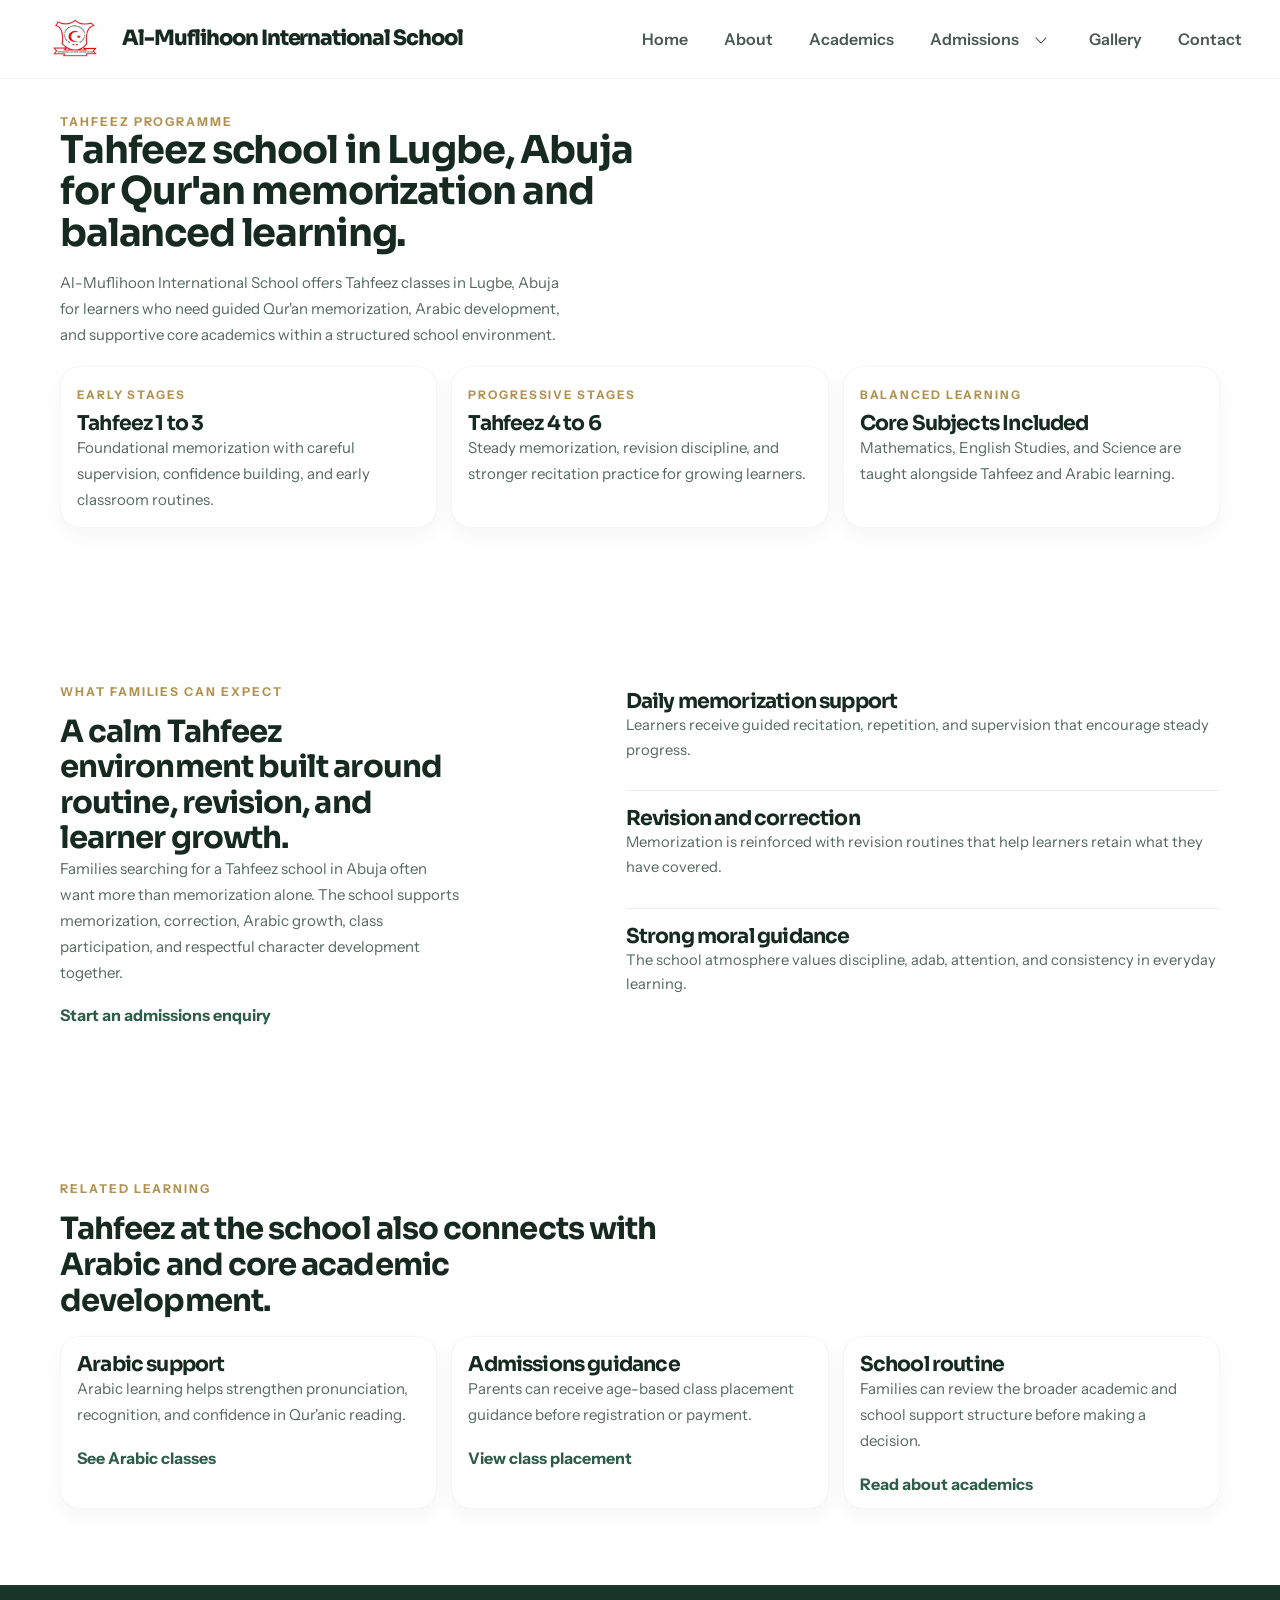
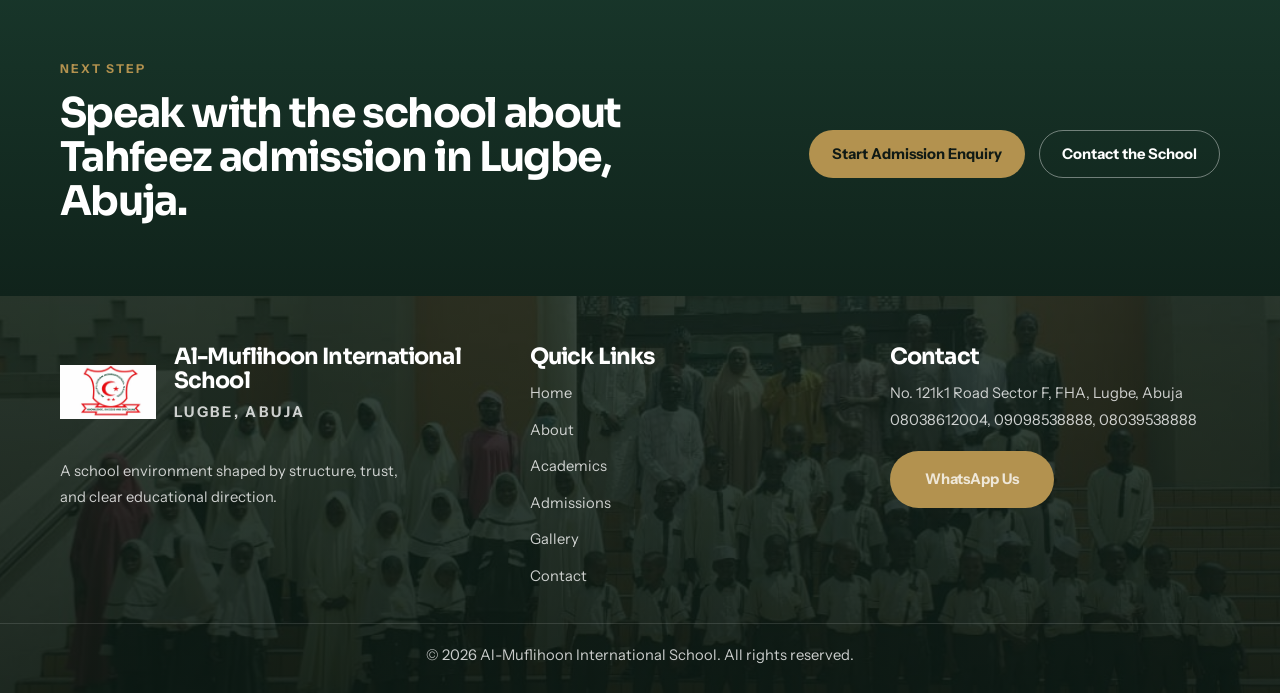
<file: tahfeez-school-lugbe-abuja.html>
<!DOCTYPE html>
<html lang="en-NG">
<head>
  <meta charset="UTF-8" />
  <meta name="viewport" content="width=device-width, initial-scale=1.0" />
  <title>Tahfeez School in Lugbe, Abuja | Qur'an Memorization and Core Learning</title>
  <meta
    name="description"
    content="Looking for a Tahfeez school in Lugbe, Abuja? Explore Al-Muflihoon International School for Qur'an memorization, Arabic learning, core academics, and disciplined student support."
  />
  <link rel="canonical" href="https://almuflihoon.com.ng/tahfeez-school-lugbe-abuja.html" />
  <meta name="robots" content="index, follow" />
  <meta name="theme-color" content="#214836" />
  <meta property="og:type" content="website" />
  <meta property="og:locale" content="en_NG" />
  <meta property="og:site_name" content="Al-Muflihoon International School" />
  <meta property="og:url" content="https://almuflihoon.com.ng/tahfeez-school-lugbe-abuja.html" />
  <meta
    property="og:title"
    content="Tahfeez School in Lugbe, Abuja | Qur'an Memorization and Core Learning"
  />
  <meta
    property="og:description"
    content="Explore Tahfeez classes in Lugbe, Abuja with Qur'an memorization, Arabic support, core academics, and a calm learning environment."
  />
  <meta property="og:image" content="https://almuflihoon.com.ng/img/gallery/home-hero-assembly.jpg" />
  <meta property="og:image:width" content="1040" />
  <meta property="og:image:height" content="780" />
  <meta
    property="og:image:alt"
    content="Students gathered at Al-Muflihoon International School in Lugbe, Abuja"
  />
  <meta name="twitter:card" content="summary_large_image" />
  <meta
    name="twitter:title"
    content="Tahfeez School in Lugbe, Abuja | Qur'an Memorization and Core Learning"
  />
  <meta
    name="twitter:description"
    content="Explore Tahfeez classes in Lugbe, Abuja with Qur'an memorization, Arabic support, core academics, and a calm learning environment."
  />
  <meta name="twitter:image" content="https://almuflihoon.com.ng/img/gallery/home-hero-assembly.jpg" />
  <meta
    name="twitter:image:alt"
    content="Students gathered at Al-Muflihoon International School in Lugbe, Abuja"
  />
  <link rel="icon" href="/favicon.ico" sizes="any" />
  <link rel="icon" type="image/png" sizes="48x48" href="/favicon-48x48.png" />
  <link rel="icon" type="image/png" sizes="192x192" href="/favicon-192x192.png" />
  <link rel="apple-touch-icon" href="/apple-touch-icon.png" />
  <script type="application/ld+json">
    {
      "@context": "https://schema.org",
      "@type": "WebPage",
      "name": "Tahfeez School in Lugbe, Abuja",
      "url": "https://almuflihoon.com.ng/tahfeez-school-lugbe-abuja.html",
      "description": "Information about Tahfeez classes, Qur'an memorization stages, and supporting academics at Al-Muflihoon International School in Lugbe, Abuja.",
      "inLanguage": "en-NG",
      "isPartOf": {
        "@id": "https://almuflihoon.com.ng/#website"
      },
      "about": {
        "@id": "https://almuflihoon.com.ng/#school"
      }
    }
  </script>
  <link rel="stylesheet" href="style.css" />
  <script src="scripts.js" defer></script>
</head>
<body class="inner-page">
  <header class="navbar">
    <div class="nav-container">
      <a href="index.html" class="brand" aria-label="Al-Muflihoon International School home">
        <div class="logo"><img src="img/logo-display.webp" alt="Al-Muflihoon International School Logo" width="420" height="236" decoding="async"></div>
        <div class="brand-text">
          <span class="site-title">Al-Muflihoon International School</span>
          <span class="brand-subtitle">Lugbe, Abuja</span>
        </div>
      </a>

      <nav class="nav-links" id="navLinks">
        <a href="index.html">Home</a>
        <a href="about.html">About</a>
        <a href="academics.html">Academics</a>
        <div class="nav-item nav-item-dropdown">
          <div class="nav-parent-row">
            <a href="admissions.html" class="nav-parent-link">Admissions</a>
            <button class="nav-parent-toggle" type="button" aria-label="Toggle admissions links" aria-expanded="false">
              <span class="nav-caret" aria-hidden="true"></span>
            </button>
          </div>
          <div class="nav-dropdown">
            <a href="admissions.html">Admissions Overview</a>
            <a href="admissions.html#placement">Class Placement</a>
            <a href="admissions.html#requirements">Requirements</a>
            <a href="admissions.html#enquiry">Enquiry Form</a>
            <a href="admissions.html#faq">FAQ</a>
          </div>
        </div>
        <a href="gallery.html">Gallery</a>
        <a href="contact.html">Contact</a>
      </nav>

      <button class="hamburger" id="hamburger" aria-label="Toggle navigation" aria-expanded="false">
        <span></span>
        <span></span>
        <span></span>
      </button>
    </div>
  </header>

  <main>
    <section class="section-block first-block">
      <div class="page-shell">
        <div class="section-head section-head-left section-intro">
          <span class="eyebrow">Tahfeez Programme</span>
          <h1>Tahfeez school in Lugbe, Abuja for Qur'an memorization and balanced learning.</h1>
          <p>
            Al-Muflihoon International School offers Tahfeez classes in Lugbe,
            Abuja for learners who need guided Qur'an memorization, Arabic
            development, and supportive core academics within a structured
            school environment.
          </p>
        </div>

        <div class="pathway-grid">
          <article class="simple-block">
            <small>Early Stages</small>
            <h3>Tahfeez 1 to 3</h3>
            <p>Foundational memorization with careful supervision, confidence building, and early classroom routines.</p>
          </article>
          <article class="simple-block">
            <small>Progressive Stages</small>
            <h3>Tahfeez 4 to 6</h3>
            <p>Steady memorization, revision discipline, and stronger recitation practice for growing learners.</p>
          </article>
          <article class="simple-block">
            <small>Balanced Learning</small>
            <h3>Core Subjects Included</h3>
            <p>Mathematics, English Studies, and Science are taught alongside Tahfeez and Arabic learning.</p>
          </article>
        </div>
      </div>
    </section>

    <section class="section-block section-soft">
      <div class="page-shell split-section">
        <div class="section-copy">
          <span class="eyebrow">What Families Can Expect</span>
          <h2>A calm Tahfeez environment built around routine, revision, and learner growth.</h2>
          <p>
            Families searching for a Tahfeez school in Abuja often want more
            than memorization alone. The school supports memorization,
            correction, Arabic growth, class participation, and respectful
            character development together.
          </p>
          <a href="admissions.html#enquiry" class="text-link">Start an admissions enquiry</a>
        </div>

        <div class="subject-list">
          <article class="plain-row">
            <h3>Daily memorization support</h3>
            <p>Learners receive guided recitation, repetition, and supervision that encourage steady progress.</p>
          </article>
          <article class="plain-row">
            <h3>Revision and correction</h3>
            <p>Memorization is reinforced with revision routines that help learners retain what they have covered.</p>
          </article>
          <article class="plain-row">
            <h3>Strong moral guidance</h3>
            <p>The school atmosphere values discipline, adab, attention, and consistency in everyday learning.</p>
          </article>
        </div>
      </div>
    </section>

    <section class="section-block">
      <div class="page-shell">
        <div class="section-head section-head-left">
          <span class="eyebrow">Related Learning</span>
          <h2>Tahfeez at the school also connects with Arabic and core academic development.</h2>
        </div>

        <div class="support-grid">
          <article class="simple-block">
            <h3>Arabic support</h3>
            <p>Arabic learning helps strengthen pronunciation, recognition, and confidence in Qur'anic reading.</p>
            <a href="arabic-classes-lugbe-abuja.html" class="text-link">See Arabic classes</a>
          </article>
          <article class="simple-block">
            <h3>Admissions guidance</h3>
            <p>Parents can receive age-based class placement guidance before registration or payment.</p>
            <a href="admissions.html#placement" class="text-link">View class placement</a>
          </article>
          <article class="simple-block">
            <h3>School routine</h3>
            <p>Families can review the broader academic and school support structure before making a decision.</p>
            <a href="academics.html" class="text-link">Read about academics</a>
          </article>
        </div>
      </div>
    </section>

    <section class="cta-band">
      <div class="page-shell cta-layout">
        <div>
          <span class="eyebrow">Next Step</span>
          <h2>Speak with the school about Tahfeez admission in Lugbe, Abuja.</h2>
        </div>
        <div class="cta-actions">
          <a href="admissions.html#enquiry" class="btn btn-solid">Start Admission Enquiry</a>
          <a href="contact.html" class="btn btn-ghost">Contact the School</a>
        </div>
      </div>
    </section>
  </main>

  <footer class="footer">
    <div class="page-shell footer-layout">
      <div>
        <div class="footer-brand">
          <div class="footer-logo"><img src="img/logo-display.webp" alt="Al-Muflihoon International School Logo" width="420" height="236" loading="lazy" decoding="async"></div>
          <div>
            <h3>Al-Muflihoon International School</h3>
            <p class="footer-tagline">Lugbe, Abuja</p>
          </div>
        </div>
        <p class="footer-note">
          A school environment shaped by structure, trust, and clear educational direction.
        </p>
      </div>

      <div>
        <h4>Quick Links</h4>
        <ul class="footer-links">
          <li><a href="index.html">Home</a></li>
          <li><a href="about.html">About</a></li>
          <li><a href="academics.html">Academics</a></li>
          <li><a href="admissions.html">Admissions</a></li>
          <li><a href="gallery.html">Gallery</a></li>
          <li><a href="contact.html">Contact</a></li>
        </ul>
      </div>

      <div>
        <h4>Contact</h4>
        <p>No. 121k1 Road Sector F, FHA, Lugbe, Abuja</p>
        <p>08038612004, 09098538888, 08039538888</p>
        <a href="https://wa.me/2348038612004" class="btn footer-btn" target="_blank" rel="noopener noreferrer">
          WhatsApp Us
        </a>
      </div>
    </div>

    <div class="footer-bottom">
      &copy; 2026 Al-Muflihoon International School. All rights reserved.
    </div>
  </footer>
</body>
</html>
</file>
<file: style.css>
@import url("https://fonts.googleapis.com/css2?family=Instrument+Sans:wght@400;500;600;700;800&family=Noto+Naskh+Arabic:wght@600;700&family=Sora:wght@500;600;700;800&display=swap");

:root {
  --green-950: #081510;
  --green-900: #10231b;
  --green-850: #18362a;
  --green-800: #214836;
  --green-700: #2d5d47;
  --green-600: #3a7059;
  --gold-500: #b3924f;
  --gold-400: #c7aa6d;
  --gold-200: #ebe0c4;
  --cream-50: #ffffff;
  --cream-100: #ffffff;
  --sage-50: #ffffff;
  --line: rgba(16, 35, 27, 0.08);
  --line-strong: rgba(16, 35, 27, 0.12);
  --text-900: #162a22;
  --text-700: #56675f;
  --text-500: #7b877f;
  --white: #ffffff;
  --shadow-soft: 0 18px 42px rgba(8, 28, 20, 0.05);
  --shadow-card: 0 8px 22px rgba(8, 28, 20, 0.04);
}

* {
  box-sizing: border-box;
  margin: 0;
  padding: 0;
}

html {
  scroll-behavior: smooth;
}

body {
  background: #ffffff;
  color: var(--text-900);
  font-family: "Instrument Sans", sans-serif;
  text-rendering: optimizeLegibility;
}

main {
  padding-top: 78px;
}

img {
  display: block;
  max-width: 100%;
}

a {
  color: inherit;
}

a,
button,
summary,
[role="button"] {
  -webkit-tap-highlight-color: transparent;
  touch-action: manipulation;
}

.brand,
.nav-links>a,
.nav-parent-link,
.nav-parent-toggle,
.nav-dropdown a,
.hamburger,
.btn,
.faq-item summary,
.poster-tile,
.poster-carousel-btn,
.poster-carousel-dot,
.image-viewer-close {
  -webkit-user-select: none;
  user-select: none;
}

.page-shell {
  width: min(1160px, 92%);
  margin: 0 auto;
}

.eyebrow {
  display: inline-block;
  color: var(--gold-500);
  font-size: 0.76rem;
  font-weight: 800;
  letter-spacing: 0.16em;
  text-transform: uppercase;
}

h2,
h3,
h4 {
  font-family: "Sora", sans-serif;
  font-weight: 700;
  letter-spacing: -0.04em;
}

.navbar {
  position: fixed;
  inset: 0 0 auto 0;
  z-index: 1000;
  background: rgba(255, 255, 255, 0.94);
  backdrop-filter: blur(12px);
  box-shadow: 0 1px 0 rgba(16, 35, 27, 0.06);
  transition: background 0.28s ease, box-shadow 0.28s ease;
}

.navbar.scrolled {
  background: rgba(255, 255, 255, 0.98);
  box-shadow: 0 8px 22px rgba(12, 24, 19, 0.06);
}

.nav-container {
  width: min(1320px, 94%);
  min-height: 78px;
  margin: 0 auto;
  display: flex;
  align-items: center;
  justify-content: space-between;
  gap: 32px;
}

.brand {
  display: flex;
  align-items: center;
  gap: 14px;
  flex-shrink: 0;
  text-decoration: none;
  color: var(--text-900);
}

.logo {
  width: 70px;
  height: 70px;
  flex-shrink: 0;
  display: block;
}

.footer-logo {
  width: 96px;
  height: 96px;
  flex-shrink: 0;
  display: block;
}

.logo img,
.footer-logo img {
  width: 100%;
  height: 100%;
  object-fit: contain;
}

.brand-text {
  display: flex;
  flex-direction: column;
  justify-content: center;
  gap: 4px;
  height: 100%;
}

.site-title {
  display: block;
  max-width: none;
  font-family: "Sora", sans-serif;
  font-size: 1.32rem;
  font-weight: 800;
  letter-spacing: -0.05em;
  line-height: 1;
  white-space: nowrap;
}

.brand-subtitle {
  display: none;
  color: var(--text-700);
  font-size: 0.74rem;
  font-weight: 700;
  letter-spacing: 0.16em;
  text-transform: uppercase;
}

.brand-text p {
  margin-top: 3px;
  color: var(--text-500);
  font-size: 0.76rem;
}

.nav-links {
  display: flex;
  flex: 1;
  align-items: center;
  justify-content: flex-end;
  gap: clamp(24px, 2.8vw, 42px);
}

.nav-links>a,
.nav-parent-link {
  position: relative;
  display: inline-flex;
  align-items: center;
  color: rgba(22, 42, 34, 0.78);
  font-size: 1rem;
  font-weight: 600;
  padding: 8px 0;
  text-decoration: none;
  transition: color 0.25s ease;
}

.nav-links>a:hover,
.nav-links>a.active,
.nav-parent-link:hover,
.nav-parent-link.active,
.nav-item-dropdown:hover .nav-parent-link,
.nav-item-dropdown:focus-within .nav-parent-link,
.nav-item-dropdown.open .nav-parent-link {
  color: var(--green-800);
}

.nav-links>a.active::after,
.nav-links>a:hover::after,
.nav-parent-link.active::after,
.nav-parent-link:hover::after,
.nav-item-dropdown:hover .nav-parent-link::after,
.nav-item-dropdown:focus-within .nav-parent-link::after,
.nav-item-dropdown.open .nav-parent-link::after {
  content: "";
  position: absolute;
  left: 0;
  bottom: -3px;
  width: 100%;
  height: 1px;
  background: currentColor;
  opacity: 0.7;
}

.nav-item {
  position: relative;
}

.nav-parent-row {
  display: inline-flex;
  align-items: center;
  gap: 10px;
}

.nav-parent-toggle {
  display: inline-flex;
  align-items: center;
  justify-content: center;
  width: 24px;
  height: 24px;
  padding: 0;
  border: 0;
  background: transparent;
  color: rgba(22, 42, 34, 0.78);
  cursor: pointer;
  transition: color 0.25s ease;
}

.nav-parent-toggle:hover,
.nav-parent-toggle:focus-visible,
.nav-item-dropdown:hover .nav-parent-toggle,
.nav-item-dropdown:focus-within .nav-parent-toggle,
.nav-item-dropdown.open .nav-parent-toggle {
  color: var(--green-800);
}

.nav-caret {
  width: 8px;
  height: 8px;
  margin-top: -2px;
  border-right: 1.5px solid currentColor;
  border-bottom: 1.5px solid currentColor;
  transform: rotate(45deg);
  transition: transform 0.22s ease;
}

.nav-item-dropdown:hover .nav-caret,
.nav-item-dropdown:focus-within .nav-caret,
.nav-item-dropdown.open .nav-caret {
  transform: rotate(225deg);
  margin-top: 2px;
}

.nav-dropdown {
  position: absolute;
  top: calc(100% + 18px);
  left: 0;
  min-width: 220px;
  display: grid;
  gap: 2px;
  padding: 10px;
  border: 1px solid rgba(16, 35, 27, 0.08);
  border-radius: 18px;
  background: rgba(255, 255, 255, 0.98);
  box-shadow: 0 18px 36px rgba(14, 32, 24, 0.08);
  opacity: 0;
  visibility: hidden;
  transform: translateY(8px);
  transition: opacity 0.22s ease, transform 0.22s ease, visibility 0.22s ease;
  z-index: 20;
}

.nav-item-dropdown:hover .nav-dropdown,
.nav-item-dropdown:focus-within .nav-dropdown,
.nav-item-dropdown.open .nav-dropdown {
  opacity: 1;
  visibility: visible;
  transform: translateY(0);
}

.nav-dropdown a {
  display: block;
  padding: 10px 12px;
  border-radius: 12px;
  color: var(--text-700);
  font-size: 0.84rem;
  font-weight: 600;
  text-decoration: none;
  transition: background 0.2s ease, color 0.2s ease;
}

.nav-dropdown a:hover,
.nav-dropdown a:focus-visible {
  background: rgba(23, 68, 51, 0.06);
  color: var(--green-800);
  outline: none;
}

.hamburger {
  width: 34px;
  height: 26px;
  display: none;
  flex-direction: column;
  justify-content: space-between;
  background: transparent;
  border: 0;
  cursor: pointer;
}

.hamburger span {
  width: 100%;
  height: 2px;
  border-radius: 999px;
  background: var(--text-900);
  transition: transform 0.28s ease, opacity 0.28s ease;
}

.site-hero {
  position: relative;
  overflow: hidden;
  background: #ffffff;
  color: var(--text-900);
  border-bottom: 1px solid rgba(16, 35, 27, 0.06);
}

.home-hero {
  padding: 146px 0 96px;
  border-bottom: 0;
}

.home-hero::before,
.home-hero::after {
  content: "";
  position: absolute;
  inset: 0;
}

.home-hero::before {
  background: url("img/gallery/home-hero-assembly.jpg") center / cover no-repeat;
  filter: blur(3px);
  transform: scale(1.04);
}

.home-hero::after {
  background:
    linear-gradient(120deg, rgba(8, 21, 16, 0.8), rgba(8, 21, 16, 0.54) 42%, rgba(8, 21, 16, 0.34) 72%, rgba(8, 21, 16, 0.5));
}

.hero-layout {
  position: relative;
  z-index: 2;
  display: block;
}

.hero-copy {
  width: min(720px, 100%);
  padding: 0;
}

.hero-copy .eyebrow {
  color: #f1ddb0;
}

.hero-copy h1 {
  margin-top: 16px;
  font-size: clamp(2.4rem, 4.5vw, 3.8rem);
  line-height: 1.04;
  color: var(--white);
  text-shadow: 0 10px 28px rgba(0, 0, 0, 0.28);
}

.hero-copy p {
  max-width: 560px;
  margin-top: 18px;
  color: rgba(255, 255, 255, 0.88);
  font-size: 0.96rem;
  line-height: 1.75;
  text-shadow: 0 6px 18px rgba(0, 0, 0, 0.22);
}

.hero-actions,
.cta-actions {
  display: flex;
  flex-wrap: wrap;
  gap: 14px;
  margin-top: 28px;
}

.hero-media {
  display: grid;
  gap: 18px;
}

.hero-media-row,
.preview-row {
  display: grid;
  grid-template-columns: repeat(2, 1fr);
  gap: 18px;
}

.media-frame {
  position: relative;
  overflow: hidden;
  border-radius: 28px;
  border: 1px solid rgba(255, 255, 255, 0.08);
  background: linear-gradient(180deg, #f6f2e8, #ece7da);
  box-shadow: var(--shadow-soft);
}

.media-frame img {
  position: absolute;
  inset: 0;
  width: 100%;
  height: 100%;
  object-fit: cover;
  opacity: 0;
  transition: opacity 0.3s ease;
}

.media-frame.is-loaded img {
  opacity: 1;
}

.media-frame::before {
  content: "";
  position: absolute;
  inset: 0;
  background:
    linear-gradient(100deg,
      rgba(255, 255, 255, 0) 0%,
      rgba(255, 255, 255, 0.55) 45%,
      rgba(255, 255, 255, 0) 100%);
  transform: translateX(-100%);
  animation: media-frame-shimmer 1.35s ease-in-out infinite;
  transition: opacity 0.25s ease;
}

.media-frame.is-loaded::before {
  opacity: 0;
  animation: none;
}

.media-frame-clean::before {
  background:
    linear-gradient(100deg,
      rgba(255, 255, 255, 0) 0%,
      rgba(255, 255, 255, 0.55) 45%,
      rgba(255, 255, 255, 0) 100%);
}

@keyframes media-frame-shimmer {
  from {
    transform: translateX(-100%);
  }

  to {
    transform: translateX(100%);
  }
}

.media-frame span {
  display: none;
}

.gallery-card {
  display: grid;
  overflow: hidden;
  border: 1px solid rgba(16, 35, 27, 0.06);
  border-radius: 22px;
  background: #ffffff;
  box-shadow: var(--shadow-card);
}

.gallery-card .media-frame {
  min-height: 240px;
  border: 0;
  border-radius: 0;
  background: #eef2ec;
  box-shadow: none;
}

.gallery-card-tall {
  align-self: start;
}

.gallery-card-tall .media-frame {
  min-height: 436px;
}

.gallery-grid-simple,
.gallery-event-grid,
.gallery-support-grid {
  align-items: start;
}

.photo-caption {
  padding: 14px 16px 16px;
}

.photo-caption h3 {
  margin: 0;
  color: var(--text-900);
  font-size: 1rem;
  line-height: 1.28;
}

.photo-caption p {
  margin-top: 6px;
  color: var(--text-700);
  font-size: 0.9rem;
  line-height: 1.56;
}

.hero-frame-large {
  min-height: 450px;
}

.hero-frame {
  min-height: 150px;
}

.hero-note {
  max-width: 430px;
  margin-top: 24px;
  padding: 18px 0 0;
  border-top: 1px solid rgba(255, 255, 255, 0.22);
}

.hero-note strong {
  display: block;
  color: var(--white);
  font-size: 0.95rem;
  font-weight: 700;
}

.hero-note p {
  margin-top: 6px;
  color: rgba(255, 255, 255, 0.82);
  font-size: 0.88rem;
  line-height: 1.6;
}

.home-hero .btn-outline-green {
  border-color: rgba(255, 255, 255, 0.36);
  color: var(--white);
  background: rgba(255, 255, 255, 0.04);
}

.home-hero .btn-outline-green:hover {
  background: var(--white);
  color: var(--green-800);
}

.btn {
  display: inline-flex;
  align-items: center;
  justify-content: center;
  min-width: 164px;
  padding: 14px 22px;
  border-radius: 999px;
  border: 1px solid transparent;
  font-size: 0.92rem;
  font-weight: 800;
  text-decoration: none;
  transition: transform 0.2s ease, background 0.2s ease, color 0.2s ease, border-color 0.2s ease;
}

.btn:hover {
  transform: translateY(-2px);
}

.btn-solid,
.form-btn,
.footer-btn,
.contact-btn {
  background: var(--gold-500);
  color: #101a15;
}

.btn-solid:hover,
.form-btn:hover,
.footer-btn:hover,
.contact-btn:hover {
  background: var(--gold-400);
}

.btn-ghost {
  border-color: rgba(255, 255, 255, 0.4);
  color: var(--white);
}

.btn-ghost:hover {
  background: var(--white);
  color: var(--green-800);
}

.btn-outline-green {
  border-color: rgba(33, 72, 54, 0.18);
  color: var(--green-800);
  background: transparent;
}

.btn-outline-green:hover {
  background: rgba(33, 72, 54, 0.05);
  color: var(--green-900);
}

.section-block {
  padding: 76px 0;
}

#placement,
#requirements,
#enquiry,
#faq {
  scroll-margin-top: 96px;
}

.section-soft {
  background: #ffffff;
}

.section-head {
  max-width: 680px;
  margin: 0 auto 24px;
  text-align: center;
}

.section-head-left {
  margin-left: 0;
  text-align: left;
}

.section-head h2,
.section-copy h2,
.gallery-panel h2,
.news-panel h2,
.contact-column h2,
.process-panel h2,
.cta-layout h2 {
  margin-top: 14px;
  font-size: clamp(1.9rem, 3.2vw, 2.9rem);
  line-height: 1.08;
}

.section-head p,
.section-copy p,
.news-item p,
.reason-line p,
.simple-block p,
.quote-panel p,
.process-panel li,
.contact-row p,
.map-panel p,
.leader-panel p {
  color: var(--text-700);
  font-size: 0.94rem;
  line-height: 1.72;
}

.section-copy {
  max-width: 460px;
}

.home-overview-grid,
.editorial-split,
.home-showcase-grid {
  display: grid;
  gap: 34px;
}

.home-overview-grid,
.editorial-split {
  grid-template-columns: 0.9fr 1.1fr;
  align-items: start;
}

.home-showcase-grid {
  grid-template-columns: 1.08fr 0.92fr;
  align-items: start;
}

.home-intro-copy {
  padding-top: 10px;
}

.split-section,
.subject-layout,
.intro-split,
.gallery-news-grid,
.contact-layout,
.process-grid,
.cta-layout {
  display: grid;
  gap: 28px;
}

.split-section,
.subject-layout,
.intro-split {
  grid-template-columns: 0.95fr 1.05fr;
  align-items: center;
}

.program-list,
.subject-list {
  display: grid;
  gap: 10px;
}

.program-rail {
  display: grid;
  gap: 16px;
}

.program-rail-item {
  padding: 0 0 14px;
  border-bottom: 1px solid var(--line);
}

.program-rail-item:last-child {
  padding-bottom: 0;
  border-bottom: 0;
}

.program-rail-item small {
  display: inline-block;
  margin-bottom: 8px;
  color: var(--gold-500);
  font-size: 0.74rem;
  font-weight: 800;
  letter-spacing: 0.16em;
  text-transform: uppercase;
}

.program-rail-item h3 {
  font-size: 1.4rem;
  line-height: 1.08;
}

.program-rail-item p {
  margin-top: 8px;
  color: var(--text-700);
  font-size: 0.9rem;
  line-height: 1.62;
}

.plain-row {
  padding: 16px 0 18px;
  border-top: 1px solid var(--line);
}

.plain-row:first-child {
  border-top: 0;
  padding-top: 0;
}

.plain-row h3,
.reason-line h3,
.news-item h3,
.simple-block h3,
.process-panel h2,
.contact-row strong {
  font-size: 1.28rem;
  line-height: 1.12;
}

.plain-row p {
  color: var(--text-700);
  font-size: 0.92rem;
  line-height: 1.68;
}

.reason-grid,
.value-triad,
.support-grid,
.placement-grid,
.category-grid,
.philosophy-grid,
.pathway-grid {
  display: grid;
  gap: 14px;
}

.reason-grid {
  grid-template-columns: repeat(2, 1fr);
}

.simple-block,
.process-panel,
.news-panel,
.gallery-panel,
.leader-panel,
.quote-panel,
.map-panel,
.form-shell,
.faq-item {
  background: #ffffff;
  border: 1px solid rgba(16, 35, 27, 0.04);
  border-radius: 20px;
  box-shadow: var(--shadow-card);
}

.simple-block {
  padding: 16px 16px 14px;
}

.process-panel {
  padding: 20px;
}

.reason-line {
  padding: 16px 0 18px;
  border-top: 1px solid var(--line);
}

.reason-line:nth-child(-n + 2) {
  border-top: 0;
}

.editorial-frame {
  min-height: 460px;
}

.approach-copy {
  max-width: 520px;
}

.expectation-list {
  display: grid;
  gap: 14px;
  margin-top: 22px;
}

.expectation-item {
  padding: 16px 0 18px;
  border-top: 1px solid var(--line);
}

.expectation-item:first-child {
  padding-top: 0;
  border-top: 0;
}

.expectation-item h3 {
  font-size: 1.26rem;
  line-height: 1.12;
}

.expectation-item p {
  margin-top: 6px;
  color: var(--text-700);
  font-size: 0.92rem;
  line-height: 1.68;
}

.gallery-news-grid {
  grid-template-columns: 1.15fr 0.85fr;
  align-items: start;
}

.gallery-panel,
.news-panel,
.quote-panel,
.leader-panel,
.map-panel {
  padding: 20px;
}

.mosaic-grid {
  display: grid;
  grid-template-columns: repeat(2, 1fr);
  gap: 14px;
  margin-top: 18px;
}

.mosaic-tall {
  min-height: 360px;
  grid-row: span 2;
}

.mosaic-grid .media-frame:not(.mosaic-tall) {
  min-height: 172px;
}

.home-showcase-head {
  margin-bottom: 18px;
}

.home-gallery-grid {
  display: grid;
  grid-template-columns: repeat(2, 1fr);
  gap: 14px;
}

.home-gallery-panel p {
  margin-top: 16px;
}

.home-gallery-feature {
  min-height: 280px;
}

.home-gallery-large {
  min-height: 360px;
  grid-row: span 2;
}

.home-gallery-grid .media-frame:not(.home-gallery-large) {
  min-height: 172px;
}

.updates-rail {
  padding-top: 2px;
}

.update-line {
  padding: 14px 0 16px;
  border-top: 1px solid var(--line);
}

.update-line:first-of-type {
  margin-top: 16px;
}

.update-line small {
  display: inline-block;
  margin-bottom: 8px;
  color: var(--gold-500);
  font-size: 0.72rem;
  font-weight: 800;
  letter-spacing: 0.16em;
  text-transform: uppercase;
}

.update-line h3 {
  font-size: 1.24rem;
  line-height: 1.12;
}

.update-line p {
  margin-top: 8px;
  color: var(--text-700);
  font-size: 0.9rem;
  line-height: 1.62;
}

.text-link {
  display: inline-flex;
  align-items: center;
  gap: 8px;
  margin-top: 20px;
  color: var(--green-700);
  font-weight: 800;
  text-decoration: none;
}

.text-link:hover {
  color: var(--gold-500);
}

.news-list {
  display: grid;
  gap: 14px;
  margin-top: 18px;
}

.news-item {
  padding-bottom: 14px;
  border-bottom: 1px solid var(--line);
}

.news-item:last-child {
  padding-bottom: 0;
  border-bottom: 0;
}

.news-item small,
.pathway-grid .simple-block small {
  display: inline-block;
  margin-bottom: 10px;
  color: var(--gold-500);
  font-size: 0.74rem;
  font-weight: 800;
  letter-spacing: 0.16em;
  text-transform: uppercase;
}

.news-item h3 {
  margin-bottom: 8px;
}

.cta-band {
  padding: 72px 0;
  background: linear-gradient(180deg, var(--green-850), var(--green-900));
  color: var(--white);
}

.cta-band .btn-outline-green {
  border-color: rgba(255, 255, 255, 0.34);
  color: var(--white);
  background: rgba(255, 255, 255, 0.06);
}

.cta-band .btn-outline-green:hover {
  background: var(--white);
  color: var(--green-800);
}

.cta-layout {
  grid-template-columns: 1fr auto;
  align-items: center;
}

.cta-layout h2 {
  max-width: 660px;
}

/* FIX: Remove huge top padding on inner pages to eliminate white gap under navbar */
.first-block {
  padding-top: 132px;
}

.about-first-block {
  padding-top: 102px;
  padding-bottom: 34px;
}

/* Override for all inner pages – remove the excess top padding */
/* Give inner pages a comfortable but not excessive top gap */
.inner-page .first-block,
.inner-page .about-first-block {
  padding-top: 32px !important;
}

/* Keep the top margin removal for first elements (prevents double spacing) */
main > :first-child,
main .first-block > :first-child,
main .about-first-block > :first-child,
main .section-block:first-child > :first-child,
.inner-page .section-intro h1,
.inner-page .eyebrow:first-child,
.inner-page .section-head:first-child {
  margin-top: 0 !important;
}
.about-intro-split {
  grid-template-columns: 1.08fr 0.92fr;
  align-items: center;
  gap: 24px;
}

.about-intro-split .section-intro p {
  max-width: 500px;
}

.about-intro-split .quote-panel {
  width: 100%;
  max-width: 460px;
  justify-self: end;
}

.section-intro h1 {
  margin-top: 14px;
  font-family: "Sora", sans-serif;
  font-size: clamp(2.15rem, 4vw, 3.5rem);
  font-weight: 700;
  line-height: 1.02;
  letter-spacing: -0.05em;
}

.section-intro p {
  max-width: 560px;
  margin-top: 16px;
}

.inner-page .section-head {
  max-width: 600px;
  margin-bottom: 18px;
}

.inner-page .section-copy {
  max-width: 400px;
}

.inner-page .section-intro h1 {
  font-size: clamp(1.7rem, 3vw, 2.45rem);
  line-height: 1.08;
  letter-spacing: -0.03em;
}

.inner-page .section-head h2,
.inner-page .section-copy h2,
.inner-page .gallery-panel h2,
.inner-page .news-panel h2,
.inner-page .contact-column h2,
.inner-page .process-panel h2 {
  font-size: clamp(1.45rem, 2.4vw, 2rem);
  line-height: 1.16;
  letter-spacing: -0.03em;
}

.inner-page .section-intro p,
.inner-page .section-head p,
.inner-page .section-copy p {
  max-width: 500px;
}

.quote-panel .quote-arabic {
  display: block;
  font-family: "Noto Naskh Arabic", serif;
  color: var(--text-900);
  max-width: 100%;
  font-size: clamp(1.85rem, 3.4vw, 2.8rem);
  font-weight: 700;
  line-height: 1.3;
  letter-spacing: 0;
  text-align: right;
  white-space: normal;
  overflow-wrap: anywhere;
}

.value-triad,
.support-grid,
.placement-grid,
.category-grid,
.pathway-grid {
  grid-template-columns: repeat(3, 1fr);
}

.philosophy-grid {
  grid-template-columns: repeat(2, 1fr);
}

.founder-layout {
  display: grid;
  grid-template-columns: 0.82fr 1.18fr;
  gap: 28px;
  align-items: start;
}

.founder-portrait {
  overflow: hidden;
  padding: 12px;
  border-color: rgba(194, 158, 86, 0.18);
  background:
    radial-gradient(circle at top right, rgba(194, 158, 86, 0.18), transparent 36%),
    linear-gradient(180deg, rgba(247, 242, 229, 0.98), rgba(255, 255, 255, 0.98));
}

.founder-portrait img {
  width: 100%;
  aspect-ratio: 4 / 5;
  object-fit: cover;
  object-position: center 12%;
  border-radius: 18px;
}

.founder-meta {
  padding: 18px 20px 20px;
}

.founder-meta h3 {
  margin-top: 10px;
  font-size: 1.32rem;
  line-height: 1.1;
}

.founder-message {
  padding: 24px;
}

.founder-message h2 {
  margin-top: 12px;
}

.founder-speech {
  display: grid;
  gap: 14px;
  margin-top: 18px;
}

.founder-signoff {
  margin-top: 18px;
  color: var(--text-900) !important;
  font-family: "Sora", sans-serif;
  font-size: 0.96rem;
  font-weight: 700;
}

.leader-frame {
  min-height: 320px;
  margin-bottom: 18px;
}

.preview-large {
  min-height: 260px;
}

.process-grid {
  grid-template-columns: repeat(2, 1fr);
}

.process-panel h2 {
  margin-top: 14px;
  margin-bottom: 14px;
}

.clean-list {
  list-style: none;
  display: grid;
  gap: 12px;
}

.clean-list li {
  position: relative;
  padding-left: 18px;
}

.clean-list li::before {
  content: "";
  position: absolute;
  top: 0.78rem;
  left: 0;
  width: 7px;
  height: 7px;
  border-radius: 50%;
  background: var(--gold-500);
}

.form-shell {
  padding: 24px;
}

.contact-form-note {
  margin-bottom: 16px;
  color: var(--text-700);
  font-size: 0.94rem;
  line-height: 1.68;
}

.form-grid {
  display: grid;
  grid-template-columns: repeat(2, 1fr);
  gap: 18px;
}

.form-grid-single {
  grid-template-columns: 1fr;
}

.field {
  display: flex;
  flex-direction: column;
}

.field label {
  margin-bottom: 8px;
  color: var(--text-900);
  font-size: 0.86rem;
  font-weight: 700;
}

.field input,
.field select,
.field textarea {
  width: 100%;
  padding: 15px 16px;
  border: 1px solid rgba(16, 35, 27, 0.08);
  border-radius: 18px;
  background: rgba(255, 255, 255, 0.9);
  color: var(--text-900);
  font: inherit;
  outline: none;
  resize: vertical;
}

.field input:focus,
.field select:focus,
.field textarea:focus {
  border-color: var(--gold-500);
  box-shadow: 0 0 0 4px rgba(199, 163, 71, 0.14);
}

.field-full,
.form-btn {
  grid-column: 1 / -1;
}

.form-btn {
  border: 0;
  cursor: pointer;
}

.form-btn:disabled {
  opacity: 0.75;
  cursor: wait;
}

.compact-form-btn {
  justify-self: start;
  min-width: 0;
  padding: 12px 20px;
}

.form-status {
  grid-column: 1 / -1;
  margin: 0;
  font-size: 0.95rem;
  font-weight: 600;
  color: var(--text-700);
}

.form-status.is-success {
  color: #1f6b43;
}

.form-status.is-error {
  color: #9f2f2f;
}

.faq-shell {
  max-width: 960px;
}

.faq-list {
  display: grid;
  gap: 14px;
}

.faq-item {
  padding: 16px 18px;
}

.faq-item summary {
  display: flex;
  align-items: center;
  justify-content: space-between;
  gap: 16px;
  cursor: pointer;
  list-style: none;
  color: var(--text-900);
  font-size: 1rem;
  font-weight: 800;
}

.faq-item summary::after {
  content: "+";
  flex: 0 0 auto;
  width: 28px;
  height: 28px;
  display: inline-flex;
  align-items: center;
  justify-content: center;
  border-radius: 999px;
  background: rgba(33, 72, 54, 0.08);
  color: var(--green-900);
  font-size: 1.05rem;
  line-height: 1;
  transition: transform 0.2s ease, background 0.2s ease;
}

.faq-item[open] summary::after {
  content: "-";
  background: rgba(194, 158, 86, 0.16);
}

.faq-item summary::-webkit-details-marker {
  display: none;
}

.faq-item p {
  margin-top: 12px;
}

.masonry-grid {
  display: grid;
  grid-template-columns: repeat(3, 1fr);
  gap: 16px;
}

.gallery-grid-simple {
  grid-template-columns: 1.15fr 0.85fr;
}

.masonry-grid .media-frame {
  min-height: 210px;
}

.gallery-support-grid {
  display: grid;
  grid-template-columns: repeat(3, 1fr);
  gap: 16px;
}

.gallery-support-grid .media-frame {
  min-height: 250px;
}

.gallery-event-grid {
  display: grid;
  grid-template-columns: 1.05fr 0.95fr;
  gap: 16px;
}

.memorization-layout {
  display: grid;
  grid-template-columns: 0.9fr 1.1fr;
  gap: 22px;
  align-items: start;
}

.memorization-video-card {
  display: grid;
  gap: 14px;
}

.memorization-achievements-card {
  display: grid;
  gap: 14px;
}

.poster-tile {
  display: block;
  overflow: hidden;
  border: 1px solid rgba(33, 72, 54, 0.14);
  border-radius: 24px;
  background: transparent;
  box-shadow: 0 16px 30px rgba(14, 32, 24, 0.08);
  transition: transform 0.2s ease, box-shadow 0.2s ease, border-color 0.2s ease;
}

.poster-tile:hover,
.poster-tile:focus-visible,
.poster-carousel-btn:hover,
.poster-carousel-btn:focus-visible,
.poster-carousel-dot:hover,
.poster-carousel-dot:focus-visible {
  transform: translateY(-2px);
  border-color: rgba(33, 72, 54, 0.18);
  box-shadow: 0 18px 34px rgba(14, 32, 24, 0.1);
  outline: none;
}

.poster-tile img {
  display: block;
  width: 100%;
  height: auto;
}

.poster-carousel {
  display: grid;
  gap: 14px;
}

.poster-carousel-viewport {
  overflow: hidden;
}

.poster-carousel-track {
  display: flex;
  gap: 14px;
  transition: transform 0.28s ease;
}

.poster-slide {
  flex: 0 0 calc((100% - 14px) / 2);
}

.poster-carousel-controls {
  display: flex;
  align-items: center;
  justify-content: space-between;
  gap: 12px;
}

.poster-carousel-btn {
  display: inline-flex;
  align-items: center;
  justify-content: center;
  width: 42px;
  height: 42px;
  border: 1px solid rgba(33, 72, 54, 0.12);
  border-radius: 999px;
  background: rgba(247, 245, 239, 0.96);
  color: var(--green-900);
  cursor: pointer;
  transition: transform 0.2s ease, box-shadow 0.2s ease, border-color 0.2s ease;
}

.poster-carousel-btn[disabled] {
  opacity: 0.42;
  cursor: default;
  transform: none;
  box-shadow: none;
}

.poster-carousel-btn span {
  font-size: 1.5rem;
  line-height: 1;
}

.poster-carousel-dots {
  display: flex;
  align-items: center;
  justify-content: center;
  gap: 8px;
  flex: 1;
}

.poster-carousel-dot {
  width: 10px;
  height: 10px;
  padding: 0;
  border: 0;
  border-radius: 999px;
  background: rgba(33, 72, 54, 0.18);
  cursor: pointer;
  transition: transform 0.2s ease, background 0.2s ease;
}

.poster-carousel-dot.is-active {
  background: var(--gold-500);
  transform: scale(1.12);
}

.video-embed-shell {
  aspect-ratio: 9 / 14;
  width: 100%;
  max-width: 340px;
  overflow: hidden;
  border-radius: 24px;
  background: #10211a;
  box-shadow: 0 22px 48px rgba(10, 25, 19, 0.18);
  position: relative;
}

.video-embed-shell iframe {
  width: 100%;
  height: 100%;
}

.video-embed-shell video {
  width: 100%;
  height: 100%;
  display: block;
  background: #000;
}

.video-embed-shell .single-video-slide {
  display: none;
  width: 100%;
  height: 100%;
  position: relative;
}

.video-embed-shell .single-video-slide.is-active {
  display: block;
}

.video-embed-shell .single-carousel-btn {
  position: absolute;
  top: 50%;
  transform: translateY(-50%);
  background: rgba(0, 0, 0, 0.6);
  color: #fff;
  border: 0;
  width: 40px;
  height: 40px;
  border-radius: 999px;
  display: grid;
  place-items: center;
  cursor: pointer;
  z-index: 6;
}

.video-embed-shell .single-carousel-btn.prev {
  left: 12px;
}

.video-embed-shell .single-carousel-btn.next {
  right: 12px;
}

/* Skeleton loader for iframe videos */
.iframe-skeleton {
  position: absolute;
  top: 0;
  left: 0;
  width: 100%;
  height: 100%;
  background: #f0f0f0;
  display: flex;
  flex-direction: column;
  align-items: center;
  justify-content: center;
  gap: 12px;
  z-index: 5;
  border-radius: 24px;
  backdrop-filter: blur(2px);
}

.skeleton-spinner {
  width: 40px;
  height: 40px;
  border: 3px solid rgba(33, 72, 54, 0.2);
  border-top-color: var(--gold-500, #b3924f);
  border-radius: 50%;
  animation: spin 0.8s linear infinite;
}

.skeleton-text {
  color: var(--text-700, #56675f);
  font-size: 0.85rem;
  font-weight: 500;
}

@keyframes spin {
  to {
    transform: rotate(360deg);
  }
}

.memorization-video-card .btn {
  min-width: 0;
  width: fit-content;
}

.gallery-proof-card {
  display: grid;
  gap: 14px;
}

.gallery-proof-frame {
  min-height: 230px;
  border-radius: 18px;
  background: #f5f1e5;
}

.gallery-proof-frame::before {
  background: linear-gradient(180deg, rgba(10, 25, 19, 0.02), rgba(10, 25, 19, 0.02));
}

.gallery-proof-frame a {
  display: block;
  width: 100%;
  height: 100%;
}

.gallery-lightbox-trigger {
  display: block;
  width: 100%;
  height: 100%;
  padding: 0;
  border: 0;
  background: transparent;
  cursor: zoom-in;
}

.gallery-lightbox-trigger img,
.gallery-proof-frame img {
  object-fit: contain;
}

.image-viewer {
  position: fixed;
  inset: 0;
  z-index: 1400;
  display: grid;
  place-items: center;
  padding: 24px;
  background: rgba(8, 17, 13, 0.78);
  backdrop-filter: blur(6px);
}

.image-viewer[hidden] {
  display: none;
}

.image-viewer-panel {
  position: relative;
  width: min(100%, 980px);
  max-height: calc(100vh - 48px);
  padding: 18px;
  border-radius: 24px;
  background: #fffdf8;
  box-shadow: 0 28px 60px rgba(7, 18, 14, 0.26);
}

.image-viewer-panel img {
  display: block;
  width: 100%;
  max-height: calc(100vh - 84px);
  object-fit: contain;
  border-radius: 16px;
}

.image-viewer-close {
  position: absolute;
  top: 22px;
  right: 22px;
  z-index: 2;
  width: 46px;
  height: 46px;
  border: 0;
  border-radius: 999px;
  background: rgba(255, 253, 248, 0.96);
  color: var(--ink-900);
  font-size: 1.8rem;
  line-height: 1;
  cursor: pointer;
  box-shadow: 0 12px 26px rgba(7, 18, 14, 0.16);
}

.masonry-tall {
  min-height: 436px !important;
  grid-row: span 2;
}

.masonry-wide {
  grid-column: span 2;
}

.contact-layout {
  grid-template-columns: 0.88fr 1.12fr;
  align-items: start;
}

.contact-column h2 {
  margin-top: 14px;
}

.contact-stack {
  display: grid;
  gap: 8px;
  margin-top: 18px;
}

.contact-row {
  padding: 14px 0;
}

.contact-row strong {
  display: block;
  margin-bottom: 6px;
  font-size: 1.05rem;
  line-height: 1.2;
}

.plain-contact {
  border-bottom: 1px solid var(--line);
}

.plain-contact:last-child {
  border-bottom: 0;
  padding-bottom: 0;
}

.contact-btn {
  margin-top: 18px;
}

.contact-form-shell {
  margin-bottom: 18px;
}

.map-frame {
  min-height: 220px;
  margin-bottom: 16px;
}

.map-embed {
  width: 100%;
  min-height: 280px;
  border: 0;
  border-radius: 18px;
  margin-bottom: 14px;
  display: block;
}

.footer {
  position: relative;
  overflow: hidden;
  padding: 48px 0 0;
  background: linear-gradient(180deg, #153528, #0f241b);
  color: var(--white);
}

.footer::before,
.footer::after {
  content: "";
  position: absolute;
  inset: 0;
}

.footer::before {
  background: url("img/gallery/home-school-community.jpg") center / cover no-repeat;
  opacity: 0.44;
  transform: scale(1.03);
}

.footer::after {
  background: linear-gradient(180deg, rgba(8, 21, 16, 0.58), rgba(8, 21, 16, 0.78));
}

.footer-layout {
  position: relative;
  z-index: 2;
  display: grid;
  grid-template-columns: 1.2fr 0.9fr 0.9fr;
  gap: 30px;
}

.footer-brand {
  display: flex;
  align-items: flex-start;
  gap: 18px;
  margin-bottom: 18px;
}

.footer-brand h3 {
  margin-bottom: 6px;
  font-size: 1.55rem;
  line-height: 1.02;
}

.footer-tagline {
  color: rgba(255, 255, 255, 0.7);
  font-size: 0.82rem;
  font-weight: 700;
  letter-spacing: 0.16em;
  text-transform: uppercase;
}

.footer h3,
.footer h4 {
  font-size: 1.4rem;
  line-height: 1.1;
}

.footer h4 {
  margin-bottom: 12px;
}

.footer p,
.footer a,
.footer-bottom {
  color: rgba(255, 255, 255, 0.78);
  font-size: 0.92rem;
  line-height: 1.8;
}

.footer-note {
  max-width: 350px;
}

.footer-links {
  list-style: none;
  display: grid;
  gap: 10px;
}

.footer-links a {
  text-decoration: none;
}

.footer-links a:hover,
.footer a:hover {
  color: var(--gold-200);
}

.footer-btn {
  margin-top: 18px;
}

.footer-bottom {
  position: relative;
  z-index: 2;
  margin-top: 34px;
  padding: 18px 0 24px;
  border-top: 1px solid rgba(255, 255, 255, 0.12);
  text-align: center;
}

@media (max-width: 1080px) {

  .hero-layout,
  .home-overview-grid,
  .editorial-split,
  .home-showcase-grid,
  .split-section,
  .founder-layout,
  .subject-layout,
  .intro-split,
  .gallery-news-grid,
  .contact-layout,
  .cta-layout {
    grid-template-columns: 1fr;
  }

  .value-triad,
  .support-grid,
  .placement-grid,
  .category-grid,
  .gallery-support-grid,
  .pathway-grid,
  .process-grid,
  .footer-layout {
    grid-template-columns: repeat(2, 1fr);
  }

  .masonry-grid {
    grid-template-columns: repeat(2, 1fr);
  }
}

@media (max-width: 900px) {

  main {
    padding-top: 72px;
  }

  .page-shell,
  .nav-container {
    width: min(94%, 720px);
  }

  .nav-container {
    min-height: 72px;
    gap: 12px;
  }

  .brand {
    flex: 1;
    min-width: 0;
    gap: 10px;
  }

  .brand-text {
    min-width: 0;
  }

  .site-title {
    font-size: 1.08rem;
  }

  .brand-text p {
    font-size: 0.72rem;
  }

  .logo {
    width: 60px;
    height: 60px;
  }

  .footer-logo {
    width: 88px;
    height: 88px;
  }

  .hamburger {
    display: flex;
  }

  .nav-links {
    position: absolute;
    top: 72px;
    left: 0;
    width: 100%;
    max-height: 0;
    overflow: hidden;
    display: flex;
    flex-direction: column;
    align-items: flex-start;
    gap: 0;
    padding: 0 5%;
    background: rgba(255, 255, 255, 0.98);
    border-top: 1px solid rgba(16, 35, 27, 0.08);
    box-shadow: 0 16px 30px rgba(12, 24, 19, 0.06);
    transition: max-height 0.28s ease;
  }

  .nav-links.active {
    max-height: calc(100vh - 72px);
    overflow-y: auto;
    padding-top: 10px;
    padding-bottom: 18px;
  }

  .nav-links>a,
  .nav-parent-row {
    width: 100%;
  }

  .nav-links>a,
  .nav-parent-link,
  .nav-parent-toggle {
    padding: 12px 0;
  }

  .nav-links>a.active::after,
  .nav-links>a:hover::after,
  .nav-parent-link.active::after,
  .nav-parent-link:hover::after {
    display: none;
  }

  .nav-item,
  .nav-item-dropdown {
    width: 100%;
  }

  .nav-parent-row {
    display: flex;
    justify-content: space-between;
    align-items: center;
  }

  .nav-item-dropdown:hover .nav-caret,
  .nav-item-dropdown:focus-within .nav-caret {
    transform: rotate(45deg);
    margin-top: -2px;
  }

  .nav-dropdown {
    position: static;
    min-width: 0;
    display: none;
    width: 100%;
    margin: 0 0 10px 8px;
    padding: 4px 0 0 12px;
    border: 0;
    border-left: 1px solid rgba(16, 35, 27, 0.08);
    border-radius: 0;
    background: transparent;
    box-shadow: none;
    opacity: 1;
    visibility: visible;
    transform: none;
  }

  .nav-item-dropdown.open .nav-dropdown {
    display: grid;
  }

  .nav-dropdown a {
    width: 100%;
    padding: 9px 0;
    border-radius: 0;
    font-size: 0.88rem;
  }

  .nav-dropdown a:hover,
  .nav-dropdown a:focus-visible {
    background: transparent;
  }

  .hamburger.active span:nth-child(1) {
    transform: translateY(12px) rotate(45deg);
  }

  .hamburger.active span:nth-child(2) {
    opacity: 0;
  }

  .hamburger.active span:nth-child(3) {
    transform: translateY(-12px) rotate(-45deg);
  }

  .reason-grid,
  .philosophy-grid {
    grid-template-columns: 1fr;
  }
}

@media (max-width: 700px) {

  .page-shell,
  .nav-container {
    width: 90%;
  }

  .section-block {
    padding: 54px 0;
  }

  .home-hero {
    padding: 112px 0 58px;
  }

  .first-block {
    padding-top: 98px;
  }

  .about-first-block {
    padding-top: 16px;
    padding-bottom: 28px;
  }

  .hero-layout,
  .home-overview-grid,
  .editorial-split,
  .home-showcase-grid,
  .split-section,
  .subject-layout,
  .intro-split,
  .gallery-news-grid,
  .contact-layout,
  .process-grid,
  .cta-layout {
    gap: 22px;
  }

  .hero-copy h1,
  .section-intro h1 {
    font-size: clamp(1.95rem, 9vw, 2.7rem);
    line-height: 1.06;
    letter-spacing: -0.04em;
  }

  .hero-copy {
    padding: 0;
  }

  .about-intro-split .quote-panel {
    max-width: none;
    justify-self: stretch;
  }

  .founder-message {
    padding: 20px;
  }

  .founder-meta {
    padding: 16px 18px 18px;
  }

  .section-head {
    margin-bottom: 18px;
  }

  .section-head h2,
  .section-copy h2,
  .gallery-panel h2,
  .news-panel h2,
  .contact-column h2,
  .process-panel h2,
  .cta-layout h2 {
    font-size: clamp(1.65rem, 7vw, 2.2rem);
    line-height: 1.12;
  }

  .hero-copy p,
  .section-head p,
  .section-copy p,
  .news-item p,
  .reason-line p,
  .simple-block p,
  .quote-panel p,
  .process-panel li,
  .contact-row p,
  .map-panel p,
  .leader-panel p,
  .update-line p {
    font-size: 0.92rem;
    line-height: 1.62;
  }

  .hero-note {
    max-width: none;
    padding-top: 14px;
  }

  .hero-note strong {
    font-size: 0.92rem;
  }

  .hero-note p {
    font-size: 0.84rem;
  }

  .media-frame,
  .map-embed {
    border-radius: 20px;
  }

  .hero-frame-large,
  .editorial-frame,
  .home-gallery-feature,
  .preview-large,
  .map-embed {
    min-height: 220px;
  }

  .program-rail,
  .subject-list,
  .expectation-list,
  .contact-stack,
  .faq-list,
  .updates-rail {
    gap: 12px;
  }

  .gallery-proof-card {
    gap: 12px;
  }

  .hero-actions,
  .cta-actions {
    flex-direction: column;
    align-items: flex-start;
    gap: 10px;
  }

  .btn {
    width: 100%;
    max-width: 100%;
    min-width: 0;
    padding: 13px 18px;
  }

  .value-triad,
  .support-grid,
  .placement-grid,
  .category-grid,
  .gallery-event-grid,
  .gallery-support-grid,
  .memorization-layout,
  .pathway-grid,
  .process-grid,
  .footer-layout,
  .masonry-grid {
    grid-template-columns: 1fr;
  }

  .form-grid,
  .hero-media-row,
  .preview-row,
  .home-gallery-grid,
  .mosaic-grid {
    grid-template-columns: 1fr;
  }

  .field input,
  .field select,
  .field textarea {
    padding: 13px 14px;
    border-radius: 16px;
  }

  .gallery-panel,
  .news-panel,
  .quote-panel,
  .leader-panel,
  .map-panel,
  .form-shell,
  .faq-item,
  .reason-line,
  .simple-block,
  .process-panel {
    padding: 16px;
  }

  .contact-form-shell {
    margin-bottom: 14px;
  }

  .footer {
    padding-top: 40px;
  }

  .footer-layout {
    gap: 26px;
  }

  .home-gallery-large,
  .mosaic-tall,
  .masonry-tall,
  .masonry-wide {
    grid-column: auto;
    grid-row: auto;
    min-height: 260px !important;
  }

  .video-embed-shell {
    max-width: 100%;
  }
}

@media (max-width: 560px) {

  main {
    padding-top: 68px;
  }

  .page-shell,
  .nav-container {
    width: 94%;
  }

  .nav-container {
    min-height: 68px;
    gap: 10px;
  }

  .nav-links {
    top: 68px;
  }

  .nav-links.active {
    max-height: calc(100vh - 68px);
  }

  .brand {
    flex: 0 1 calc(100% - 44px);
    gap: 8px;
    max-width: calc(100% - 44px);
  }

  .logo {
    width: 54px;
    height: 54px;
  }

  .brand-text {
    max-width: calc(100% - 62px);
  }

  .site-title {
    font-size: 0.84rem;
    line-height: 1.12;
    overflow: hidden;
    text-overflow: ellipsis;
    white-space: nowrap;
  }

  .hamburger {
    width: 30px;
    height: 22px;
    margin-left: auto;
    flex-shrink: 0;
  }

  .footer-logo {
    width: 76px;
    height: 76px;
  }

  .home-hero {
    padding: 102px 0 48px;
  }

  .first-block {
    padding-top: 90px;
  }

  .about-first-block {
    padding-top: 16px;
    padding-bottom: 18px;
  }

  .section-block {
    padding: 46px 0;
  }

  .gallery-panel,
  .news-panel,
  .quote-panel,
  .leader-panel,
  .map-panel,
  .form-shell,
  .faq-item,
  .reason-line,
  .simple-block {
    padding: 18px 18px;
  }

  .hero-copy h1,
  .section-intro h1,
  .section-head h2,
  .section-copy h2,
  .gallery-panel h2,
  .news-panel h2,
  .contact-column h2,
  .process-panel h2,
  .cta-layout h2 {
    font-size: clamp(1.55rem, 8.2vw, 2rem);
    line-height: 1.14;
    letter-spacing: -0.03em;
  }

  .hero-copy {
    padding: 0;
  }

  .eyebrow {
    font-size: 0.68rem;
    letter-spacing: 0.14em;
  }

  .hero-copy p,
  .section-head p,
  .section-copy p,
  .news-item p,
  .reason-line p,
  .simple-block p,
  .quote-panel p,
  .process-panel li,
  .contact-row p,
  .map-panel p,
  .leader-panel p,
  .update-line p {
    font-size: 0.89rem;
  }

  .contact-row strong,
  .update-line h3,
  .simple-block h3,
  .plain-row h3,
  .expectation-item h3 {
    font-size: 1rem;
  }

  .quote-panel .quote-arabic {
    font-size: clamp(1.9rem, 9vw, 2.7rem);
  }

  .founder-speech {
    gap: 12px;
  }

  .footer {
    text-align: center;
  }

  .footer-brand {
    justify-content: center;
  }

  .footer-note {
    margin: 0 auto;
  }
}
</file>
